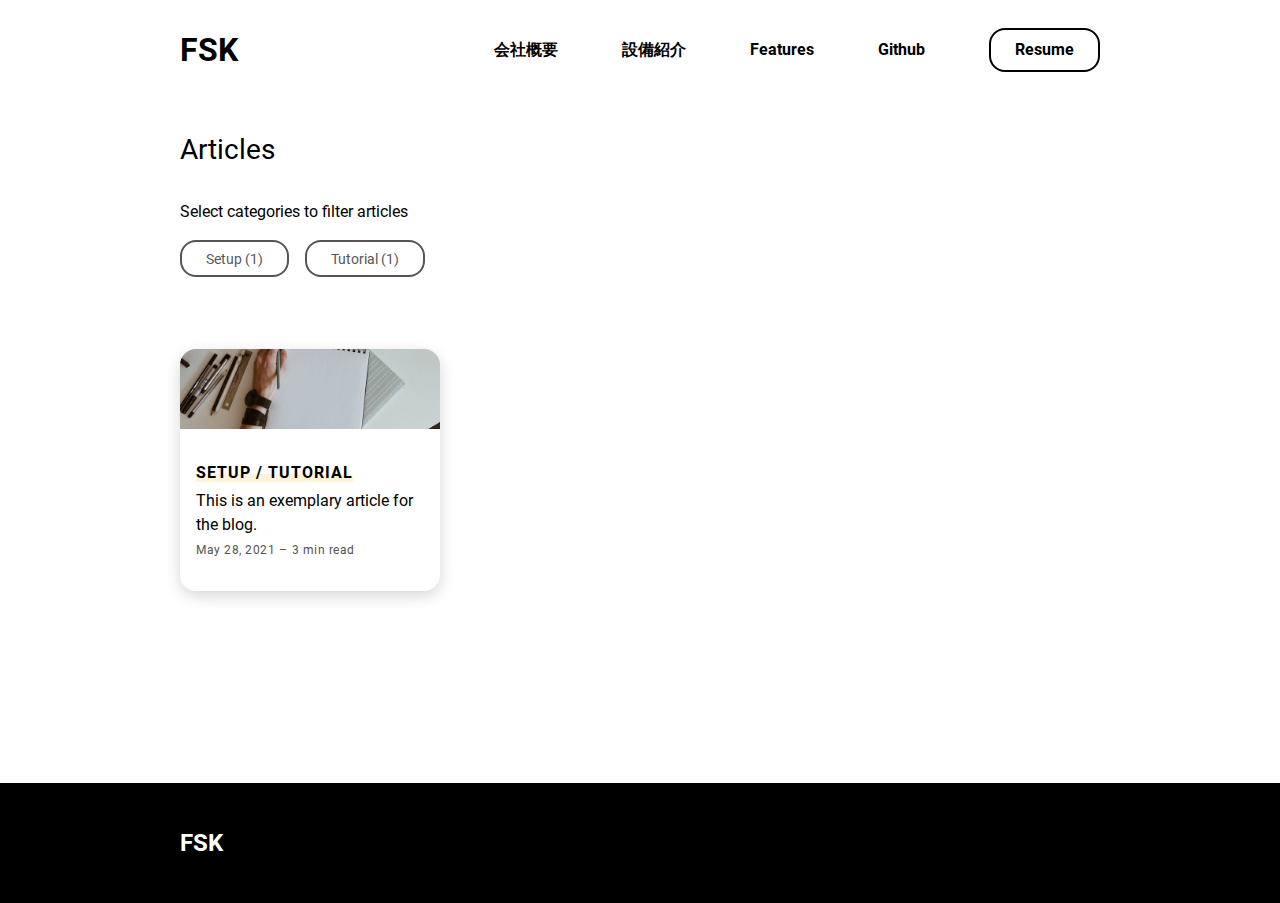
<file: blog/index.html>
<!DOCTYPE html><html lang="ja"><head><meta charSet="utf-8"/><meta http-equiv="x-ua-compatible" content="ie=edge"/><meta name="viewport" content="width=device-width, initial-scale=1, shrink-to-fit=no"/><meta name="theme-color" content="#000000"/><meta data-react-helmet="true" property="twitter:description" content="A Gatsby Starter Project to easily get started with Portfolio Minimal theme."/><meta data-react-helmet="true" property="twitter:title" content="All Articles"/><meta data-react-helmet="true" property="twitter:creator" content="Rio Hosoi"/><meta data-react-helmet="true" property="twitter:card" content="summary"/><meta data-react-helmet="true" property="og:type" content="website"/><meta data-react-helmet="true" property="og:description" content="A Gatsby Starter Project to easily get started with Portfolio Minimal theme."/><meta data-react-helmet="true" property="og:url" content="https://www.fsk0303.site//blog"/><meta data-react-helmet="true" property="og:site_name" content="All Articles"/><meta data-react-helmet="true" property="og:title" content="All Articles"/><meta data-react-helmet="true" name="description" content="A Gatsby Starter Project to easily get started with Portfolio Minimal theme."/><meta name="generator" content="Gatsby 4.19.2"/><style data-href="/styles.345d0086bd6b0c7048d5.css" data-identity="gatsby-global-css">@import url(https://fonts.googleapis.com/css2?family=Fira+Code:wght@400;700&display=swap);@font-face{font-display:swap;font-family:Roboto;font-style:normal;font-weight:400;src:url(/static/roboto-cyrillic-ext-400-normal-804378952da8a10faae2681afaef3d53.woff2) format("woff2"),url(/static/roboto-all-400-normal-c5d001fa922fa66a147f5f3aea5ef30e.woff) format("woff");unicode-range:u+0460-052f,u+1c80-1c88,u+20b4,u+2de0-2dff,u+a640-a69f,u+fe2e-fe2f}@font-face{font-display:swap;font-family:Roboto;font-style:normal;font-weight:400;src:url([data-uri]) format("woff2"),url(/static/roboto-all-400-normal-c5d001fa922fa66a147f5f3aea5ef30e.woff) format("woff");unicode-range:u+0400-045f,u+0490-0491,u+04b0-04b1,u+2116}@font-face{font-display:swap;font-family:Roboto;font-style:normal;font-weight:400;src:url([data-uri]) format("woff2"),url(/static/roboto-all-400-normal-c5d001fa922fa66a147f5f3aea5ef30e.woff) format("woff");unicode-range:u+1f??}@font-face{font-display:swap;font-family:Roboto;font-style:normal;font-weight:400;src:url([data-uri]) format("woff2"),url(/static/roboto-all-400-normal-c5d001fa922fa66a147f5f3aea5ef30e.woff) format("woff");unicode-range:u+0370-03ff}@font-face{font-display:swap;font-family:Roboto;font-style:normal;font-weight:400;src:url([data-uri]) format("woff2"),url(/static/roboto-all-400-normal-c5d001fa922fa66a147f5f3aea5ef30e.woff) format("woff");unicode-range:u+0102-0103,u+0110-0111,u+0128-0129,u+0168-0169,u+01a0-01a1,u+01af-01b0,u+1ea0-1ef9,u+20ab}@font-face{font-display:swap;font-family:Roboto;font-style:normal;font-weight:400;src:url(/static/roboto-latin-ext-400-normal-861b791f9de857a6e7bcf77612740c18.woff2) format("woff2"),url(/static/roboto-all-400-normal-c5d001fa922fa66a147f5f3aea5ef30e.woff) format("woff");unicode-range:u+0100-024f,u+0259,u+1e??,u+2020,u+20a0-20ab,u+20ad-20cf,u+2113,u+2c60-2c7f,u+a720-a7ff}@font-face{font-display:swap;font-family:Roboto;font-style:normal;font-weight:400;src:url(/static/roboto-latin-400-normal-b009a76ad6afe4ebd301e36f847a29be.woff2) format("woff2"),url(/static/roboto-all-400-normal-c5d001fa922fa66a147f5f3aea5ef30e.woff) format("woff");unicode-range:u+00??,u+0131,u+0152-0153,u+02bb-02bc,u+02c6,u+02da,u+02dc,u+2000-206f,u+2074,u+20ac,u+2122,u+2191,u+2193,u+2212,u+2215,u+feff,u+fffd}@font-face{font-display:swap;font-family:Roboto;font-style:normal;font-weight:700;src:url(/static/roboto-cyrillic-ext-700-normal-be4d02458ce53887dc3729735f37b7ae.woff2) format("woff2"),url(/static/roboto-all-700-normal-a457fde362a540fcadff80329251b6ae.woff) format("woff");unicode-range:u+0460-052f,u+1c80-1c88,u+20b4,u+2de0-2dff,u+a640-a69f,u+fe2e-fe2f}@font-face{font-display:swap;font-family:Roboto;font-style:normal;font-weight:700;src:url([data-uri]) format("woff2"),url(/static/roboto-all-700-normal-a457fde362a540fcadff80329251b6ae.woff) format("woff");unicode-range:u+0400-045f,u+0490-0491,u+04b0-04b1,u+2116}@font-face{font-display:swap;font-family:Roboto;font-style:normal;font-weight:700;src:url([data-uri]) format("woff2"),url(/static/roboto-all-700-normal-a457fde362a540fcadff80329251b6ae.woff) format("woff");unicode-range:u+1f??}@font-face{font-display:swap;font-family:Roboto;font-style:normal;font-weight:700;src:url([data-uri]) format("woff2"),url(/static/roboto-all-700-normal-a457fde362a540fcadff80329251b6ae.woff) format("woff");unicode-range:u+0370-03ff}@font-face{font-display:swap;font-family:Roboto;font-style:normal;font-weight:700;src:url([data-uri]) format("woff2"),url(/static/roboto-all-700-normal-a457fde362a540fcadff80329251b6ae.woff) format("woff");unicode-range:u+0102-0103,u+0110-0111,u+0128-0129,u+0168-0169,u+01a0-01a1,u+01af-01b0,u+1ea0-1ef9,u+20ab}@font-face{font-display:swap;font-family:Roboto;font-style:normal;font-weight:700;src:url(/static/roboto-latin-ext-700-normal-ed67ad54b1a8f5d211503d1685cd9249.woff2) format("woff2"),url(/static/roboto-all-700-normal-a457fde362a540fcadff80329251b6ae.woff) format("woff");unicode-range:u+0100-024f,u+0259,u+1e??,u+2020,u+20a0-20ab,u+20ad-20cf,u+2113,u+2c60-2c7f,u+a720-a7ff}@font-face{font-display:swap;font-family:Roboto;font-style:normal;font-weight:700;src:url(/static/roboto-latin-700-normal-227c93190fe7f82de3f802ce0b614d3b.woff2) format("woff2"),url(/static/roboto-all-700-normal-a457fde362a540fcadff80329251b6ae.woff) format("woff");unicode-range:u+00??,u+0131,u+0152-0153,u+02bb-02bc,u+02c6,u+02da,u+02dc,u+2000-206f,u+2074,u+20ac,u+2122,u+2191,u+2193,u+2212,u+2215,u+feff,u+fffd}

/*! normalize.css v8.0.1 | MIT License | github.com/necolas/normalize.css */html{line-height:1.15}main{display:block}h1{font-size:2em;margin:.67em 0}hr{box-sizing:content-box;overflow:visible}pre{font-family:monospace,monospace;font-size:1em}a{background-color:transparent}abbr[title]{border-bottom:none;text-decoration:underline;text-decoration:underline dotted}code,kbd,samp{font-family:monospace,monospace;font-size:1em}img{border-style:none}button,input,optgroup,select,textarea{line-height:1.15}button,input{overflow:visible}[type=button]::-moz-focus-inner,[type=reset]::-moz-focus-inner,[type=submit]::-moz-focus-inner,button::-moz-focus-inner{border-style:none;padding:0}[type=button]:-moz-focusring,[type=reset]:-moz-focusring,[type=submit]:-moz-focusring,button:-moz-focusring{outline:1px dotted ButtonText}fieldset{padding:.35em .75em .625em}legend{box-sizing:border-box;color:inherit;display:table;max-width:100%;white-space:normal}textarea{overflow:auto}[type=checkbox],[type=radio]{box-sizing:border-box;padding:0}[type=number]::-webkit-inner-spin-button,[type=number]::-webkit-outer-spin-button{height:auto}[type=search]::-webkit-search-decoration{-webkit-appearance:none}details{display:block}[hidden],template{display:none}:root{--breakpoint-xs:480px;--breakpoint-sm:768px;--breakpoint-md:992px;--breakpoint-lg:1200px;--border-radius:1rem;--page-width:62.5rem;--page-padding:0 2.5rem;--header-height:6.25rem;--footer-height:7.5rem}*{box-sizing:border-box}html{scroll-behavior:smooth}body,html{height:100%;width:100%}body{text-rendering:optimizeLegibility;background-color:var(--background-color);color:var(--text-color);font-family:var(--base-font);font-size:1rem;font-weight:400;line-height:1.5rem}body.fixed{overflow:hidden;position:fixed}a{-webkit-text-decoration-skip:ink;color:var(--subtext-color);cursor:pointer;display:inline-block;text-decoration:none;text-decoration-skip-ink:auto}a:hover{outline:0}a:focus{outline-color:var(--subtext-color);outline-style:dotted;outline-width:2px}h1{color:var(--primary-color);font-size:1.75rem;font-weight:700;line-height:2rem;margin:1rem 0}h2{font-size:1.625rem}h2,h3{color:var(--primary-color);font-weight:700;line-height:2rem;margin:2rem 0 1rem}h3{font-size:1.375rem}h4{color:var(--primary-color);font-size:1.125rem;font-weight:700;line-height:2rem;margin:2rem 0 1rem}hr{border-width:.05rem;color:var(--tertiary-color);margin:3rem auto;opacity:.1}u{box-shadow:inset 0 -.5em 0 var(--secondary-color);text-decoration:none;transition:box-shadow .3s ease-out}u:hover{box-shadow:inset 0 -1em 0 var(--secondary-color)}#___gatsby,#gatsby-focus-wrapper{height:100%;width:100%}@media screen and (prefers-reduced-motion:reduce){html{scroll-behavior:auto}}body[data-theme=lightTheme]{--primary-color:#000;--secondary-color:#fff4d9;--tertiary-color:#f2f2f2;--text-color:#000;--subtext-color:#555;--background-color:#fff;--card-background-color:#fff;--scroll-bar-color:rgba(0,0,0,.5);--box-shadow-color:rgba(0,0,0,.16);--box-shadow-hover-color:rgba(0,0,0,.32);--base-font:"Roboto",Arial,sans-serif;--code-block-bg:#f5f6f9;--code-block-var:#da0078;--code-block-num:#bf04b7;--code-block-fun:#3d5afe;--code-block-keyword:#fe4001;--code-block-comment:#7f7f7f;--code-block-tkimp:#fd971f}body[data-theme=darkTheme]{--primary-color:#fafafa;--secondary-color:#341677;--tertiary-color:#252525;--text-color:hsla(0,0%,100%,.87);--subtext-color:#aaa;--background-color:#121212;--card-background-color:#1c1c1c;--scroll-bar-color:hsla(0,0%,100%,.5);--box-shadow-color:rgba(0,0,0,.16);--box-shadow-hover-color:rgba(0,0,0,.32);--base-font:"Roboto",Arial,sans-serif;--code-block-bg:#151f28;--code-block-var:#ff39a7;--code-block-num:#fed703;--code-block-fun:#c653ff;--code-block-keyword:#2bdcff;--code-block-comment:#8292a2;--code-block-tkimp:#fd971f}.style-module--Logo--xzURL{color:var(--primary-color);-webkit-filter:none!important;filter:none!important;font-size:1.75rem;font-weight:900;pointer-events:auto!important;position:relative;-webkit-user-select:auto!important;user-select:auto!important;z-index:13}@-webkit-keyframes fadeIn{0%{opacity:0}to{opacity:1}}@keyframes fadeIn{0%{opacity:0}to{opacity:1}}@-webkit-keyframes fadeOut{0%{opacity:1}to{opacity:0}}@keyframes fadeOut{0%{opacity:1}to{opacity:0}}@-webkit-keyframes fadeUp{0%{opacity:0;-webkit-transform:translateY(20px);transform:translateY(20px)}to{opacity:1;-webkit-transform:translateY(0);transform:translateY(0)}}@keyframes fadeUp{0%{opacity:0;-webkit-transform:translateY(20px);transform:translateY(20px)}to{opacity:1;-webkit-transform:translateY(0);transform:translateY(0)}}@-webkit-keyframes fadeDown{0%{opacity:0;-webkit-transform:translateY(-20px);transform:translateY(-20px)}to{opacity:1;-webkit-transform:translateY(0);transform:translateY(0)}}@keyframes fadeDown{0%{opacity:0;-webkit-transform:translateY(-20px);transform:translateY(-20px)}to{opacity:1;-webkit-transform:translateY(0);transform:translateY(0)}}@-webkit-keyframes fadeLeft{0%{opacity:0;-webkit-transform:translateX(20px);transform:translateX(20px)}to{opacity:1;-webkit-transform:translateX(0);transform:translateX(0)}}@keyframes fadeLeft{0%{opacity:0;-webkit-transform:translateX(20px);transform:translateX(20px)}to{opacity:1;-webkit-transform:translateX(0);transform:translateX(0)}}@-webkit-keyframes scaleIn{0%{opacity:0;-webkit-transform:scaleY(0);transform:scaleY(0)}to{opacity:1;-webkit-transform:scaleY(1);transform:scaleY(1)}}@keyframes scaleIn{0%{opacity:0;-webkit-transform:scaleY(0);transform:scaleY(0)}to{opacity:1;-webkit-transform:scaleY(1);transform:scaleY(1)}}@-webkit-keyframes reduceHeight{0%{height:100%}to{height:0}}@keyframes reduceHeight{0%{height:100%}to{height:0}}@-webkit-keyframes waving-hand{0%{-webkit-transform:rotate(0deg);transform:rotate(0deg)}10%{-webkit-transform:rotate(14deg);transform:rotate(14deg)}20%{-webkit-transform:rotate(-8deg);transform:rotate(-8deg)}30%{-webkit-transform:rotate(14deg);transform:rotate(14deg)}40%{-webkit-transform:rotate(-4deg);transform:rotate(-4deg)}50%{-webkit-transform:rotate(10deg);transform:rotate(10deg)}60%{-webkit-transform:rotate(0deg);transform:rotate(0deg)}to{-webkit-transform:rotate(0deg);transform:rotate(0deg)}}@keyframes waving-hand{0%{-webkit-transform:rotate(0deg);transform:rotate(0deg)}10%{-webkit-transform:rotate(14deg);transform:rotate(14deg)}20%{-webkit-transform:rotate(-8deg);transform:rotate(-8deg)}30%{-webkit-transform:rotate(14deg);transform:rotate(14deg)}40%{-webkit-transform:rotate(-4deg);transform:rotate(-4deg)}50%{-webkit-transform:rotate(10deg);transform:rotate(10deg)}60%{-webkit-transform:rotate(0deg);transform:rotate(0deg)}to{-webkit-transform:rotate(0deg);transform:rotate(0deg)}}.style-module--SplashScreen--vXOkg{align-items:center;background-color:var(--primary-color);display:flex;height:100%;justify-content:center;left:0;position:fixed;top:0;width:100%;z-index:900}.style-module--LogoWrapper--BA0Hc{align-items:center;display:flex;height:4rem;justify-content:center;position:relative;width:auto}.style-module--Backdrop--IqgMA{background-color:var(--primary-color);height:100%;left:0;position:absolute;top:0;width:100%;z-index:1000}.style-module--Footer--pX9BK{align-items:center;background:var(--primary-color);border-top:none;display:flex;flex-direction:row;height:auto;margin-top:2rem;min-height:var(--footer-height);width:100%}.style-module--ContentWrapper--6BjK8{align-items:center;display:flex;flex-direction:row;height:100%;justify-content:space-between;margin:0 auto;max-width:var(--page-width);padding:var(--page-padding);width:100%}.style-module--Links--Lg8lq{display:flex;flex-direction:row;justify-content:space-between;width:auto}.style-module--Links--Lg8lq a{color:var(--background-color);font-size:.875rem;font-weight:700;letter-spacing:1px;margin-right:2rem;text-transform:uppercase}.style-module--Links--Lg8lq a:last-child{margin-right:0}@media (min-width:768px){.style-module--Links--Lg8lq a{margin-right:4rem}}.style-module--Header--mZOzg{align-items:center;background:var(--background-color);display:flex;flex-direction:row;height:auto;min-height:var(--header-height);width:100%}.style-module--ContentWrapper --XYxH4{align-items:center;display:flex;height:100%;justify-content:space-between;margin:0 auto;max-width:var(--page-width);padding:var(--page-padding);width:100%}.style-module--Burger--GrdOa{background:transparent;border:none;cursor:pointer;display:flex;flex-direction:column;height:2rem;justify-content:space-around;padding:0;width:2rem;z-index:12}.style-module--Burger--GrdOa:focus{outline:none}.style-module--Burger--GrdOa div{background:var(--primary-color);border-radius:.625rem;height:.25rem;position:relative;-webkit-transform-origin:1px;transform-origin:1px;transition:all .3s ease-in-out;width:2rem}.style-module--Burger--GrdOa div:first-child{-webkit-transform:rotate(0);transform:rotate(0)}.style-module--Burger--GrdOa div:nth-child(2){opacity:1;-webkit-transform:translateX(0);transform:translateX(0)}.style-module--Burger--GrdOa div:nth-child(3){-webkit-transform:rotate(0);transform:rotate(0)}.style-module--TopNavigationBar--V0syT{align-items:center;background:var(--background-color);display:flex;justify-content:space-between;width:auto}.style-module--TopNavigationBar--V0syT a{color:var(--primary-color);font-size:1rem;font-weight:700;margin-right:4rem;padding:0;position:relative;text-align:center}.style-module--TopNavigationBar--V0syT a:last-child{margin-right:0}.style-module--TopNavigationBar--V0syT a.style-module--NavLink--lBAYL:before{background-color:var(--primary-color);bottom:-.125rem;content:"";height:.1563rem;position:absolute;transition:.2s ease-out;width:0}.style-module--TopNavigationBar--V0syT a.style-module--NavLink--lBAYL:hover:before{width:100%}.style-module--TopNavigationBar--V0syT a.style-module--CtaButton--z3hq0{background:var(--background-color);border:.125rem solid var(--primary-color);border-radius:var(--border-radius);height:auto;padding:.5rem 1.5rem;transition:20ms ease-out;width:auto}.style-module--TopNavigationBar--V0syT a.style-module--CtaButton--z3hq0:hover{background:var(--primary-color);color:var(--background-color)}.style-module--SideBarWrapper--5xUjZ{bottom:0;display:block;height:100vh;outline:0;position:fixed;right:0;top:0;-webkit-transform:translateX(100%);transform:translateX(100%);transition:all .3s ease-in-out;visibility:hidden;width:100%;z-index:10}.style-module--SideNavigationBar--V6e\+O{background:var(--background-color);display:flex;flex-direction:column;height:100vh;justify-content:center;margin-left:auto;padding:2rem;position:relative;right:0;text-align:left;width:55%}.style-module--SideNavigationBar--V6e\+O a{color:var(--primary-color);font-size:1.5rem;font-weight:700;padding:1.5rem 0;text-align:center}.style-module--SideNavigationBar--V6e\+O a.style-module--CtaButton--z3hq0{background:var(--background-color);border:.125rem solid var(--primary-color);border-radius:var(--border-radius);height:auto;margin:1.5rem auto;padding:1rem 1.5rem;width:auto}.style-module--SideBarBackdrop--\+0cBv{background:rgba(0,0,0,.3);display:none;height:100%;left:0;position:fixed;top:0;transition:all .3s ease-in-out;width:100%;z-index:9}.style-module--Blurred--8gPkd footer,.style-module--Blurred--8gPkd main{-webkit-filter:blur(5px);filter:blur(5px);overflow:hidden;pointer-events:none;transition:all .3s ease-out;-webkit-user-select:none;user-select:none}.CookieConsent{align-items:center;background:var(--primary-color);border-radius:var(--border-radius);color:var(--background-color);display:flex;flex-direction:column;justify-content:space-between;margin:0 auto;max-width:var(--page-width);padding:1rem 2rem;width:90%}.CookieConsent button{background-color:var(--primary-color);border:2px solid var(--background-color);border-radius:var(--border-radius);color:var(--background-color);font-size:.875rem;font-weight:700;height:3rem;margin:0 1rem 0 0;outline:none;padding:1rem;text-align:center;text-decoration:none;text-transform:uppercase;width:8rem}.CookieConsent button:active,.CookieConsent button:focus,.CookieConsent button:hover{cursor:pointer;outline:none}.CookieConsent button#confirm{background-color:var(--background-color);border:none;color:var(--primary-color);margin:0}@media (min-width:992px){.CookieConsent{flex-direction:row}}.style-module--CookieBar--kxAGJ{bottom:1rem;left:0;margin:0;position:fixed;width:100%;z-index:999}.style-module--Layout--s6yp3{display:grid;grid-template-columns:100%;grid-template-rows:auto 1fr auto;margin:0 auto;min-height:100%;width:100%}.style-module--Layout--s6yp3 main{margin-top:2rem}.style-module--Section--HYcY6{background:var(--background-color);height:auto;scroll-margin-top:60px;width:100%}.style-module--Section--HYcY6 .style-module--Heading--LAAvY{font-size:1.75rem;line-height:2.25rem;margin:0 0 2rem}.style-module--ContentWrapper --Nt3lH{height:100%;margin:0 auto 8rem;max-width:var(--page-width);padding:var(--page-padding);width:100%}.style-module--AuthorSnippet--fHN99{align-items:flex-start;display:flex;flex-direction:column;justify-content:space-between;max-width:660px;padding:0;width:100%}.style-module--AuthorSnippet--fHN99 .style-module--Avatar--HiziA{border-radius:50%;height:100px;width:100px}.style-module--AuthorSnippet--fHN99 .style-module--Description--G71wk{margin-top:1rem;width:100%}.style-module--AuthorSnippet--fHN99 .style-module--WrittenBy--GBoAA{color:var(--subtext-color);font-size:.875rem;letter-spacing:.5px}.style-module--AuthorSnippet--fHN99 .style-module--Bio--L9jdK{margin:.5rem 0}@media screen and (min-width:768px){.style-module--AuthorSnippet--fHN99{align-items:center;flex-direction:row;justify-content:space-between;padding:var(--page-padding)}.style-module--AuthorSnippet--fHN99 .style-module--Description--G71wk{max-width:27.5rem;width:100%}}.style-module--Breadcrumb--FUh7R{background-color:var(--subtext-color);border-radius:var(--border-radius);display:inline-block;font-size:12px;font-weight:400;margin-bottom:2rem;padding:0 .5rem}.style-module--Breadcrumb--FUh7R a{letter-spacing:1px}.style-module--Breadcrumb--FUh7R .style-module--BackArrow--92zoa,.style-module--Breadcrumb--FUh7R a{color:var(--background-color)}.style-module--Breadcrumb--FUh7R .style-module--BackArrow--92zoa{margin-right:.25rem}.style-module--Article--pFdyf{height:100%;margin:0 auto;max-width:740px;padding:var(--page-padding);width:100%}.style-module--Article--pFdyf .style-module--Banner--y9rID,.style-module--Article--pFdyf .style-module--Body--nax22,.style-module--Article--pFdyf .style-module--Footer--1Aj9z,.style-module--Article--pFdyf .style-module--Header--H6-D9{margin-bottom:3rem}.style-module--Article--pFdyf .style-module--Category--1CoYz{color:var(--subtext-color);display:block;font-size:.875rem;font-weight:700;letter-spacing:1px;text-transform:uppercase}.style-module--Article--pFdyf .style-module--Details--kmdiu{font-size:.875rem;letter-spacing:.5px}.style-module--Article--pFdyf .style-module--ReadingTime--RSBki{margin-left:.5rem}.style-module--Article--pFdyf .style-module--ReadingTime--RSBki:before{content:"–";margin-right:.5rem}.style-module--Article--pFdyf .style-module--BannerImage--ccjd3{border-radius:var(--border-radius);margin-bottom:0}.style-module--Article--pFdyf .style-module--BannerCaption--VRhK6{display:block;font-size:.875rem;letter-spacing:.5px;text-align:center}.style-module--Article--pFdyf .style-module--Body--nax22 .style-module--Content--pkA2h{font-size:1.125rem;line-height:2rem;margin-bottom:3rem}.style-module--Article--pFdyf .style-module--Body--nax22 .style-module--Keyword--miw0l{background-color:var(--tertiary-color);border-radius:.5rem;color:var(--subtext-color);font-size:.875rem;margin-right:.5rem;padding:.125rem .375rem}.style-module--Article--pFdyf .style-module--Footer--1Aj9z{border-top:3px solid var(--tertiary-color);padding-top:3rem}.style-module--Article--pFdyf img{border-radius:var(--border-radius);max-height:660px;-o-object-fit:cover;object-fit:cover}.gatsby-resp-image-background-image,.gatsby-resp-image-wrapper{margin:2rem 0;max-height:660px;overflow-y:hidden}.style-module--Article--pFdyf figure{margin:2rem 0}.style-module--Article--pFdyf figure>figcaption{color:var(--subtext-color);font-size:.875rem;margin-top:-1rem;text-align:center}code[class*=language-],pre[class*=language-]{word-wrap:normal;background:none;color:var(--primary-color);font-family:Fira Code,Consolas,Monaco,Andale Mono,Ubuntu Mono,monospace;font-size:1rem;-webkit-hyphens:none;hyphens:none;line-height:1.5;-o-tab-size:4;tab-size:4;text-align:left;white-space:pre;word-break:normal;word-spacing:normal}pre[class*=language-]{border-radius:1.2em;margin:.5em 0;overflow:auto;padding:1em}:not(pre)>code[class*=language-],pre[class*=language-]{background:var(--code-block-bg)}:not(pre)>code[class*=language-]{border-radius:.4em;padding:.3em;white-space:normal}.token.cdata,.token.comment,.token.doctype,.token.prolog{color:var(--code-block-comment)}.token.punctuation{color:var(--primary-color)}.token.namespace{opacity:.7}.token.constant,.token.deleted,.token.property,.token.symbol,.token.tag{color:var(--code-block-var)}.token.boolean,.token.number{color:var(--code-block-num)}.token.attr-name,.token.builtin,.token.char,.token.inserted,.token.selector,.token.string{color:var(--code-block-fun)}.language-css .token.string,.style .token.string,.token.entity,.token.operator,.token.url,.token.variable{color:var(--primary-color)}.token.atrule,.token.attr-value,.token.class-name,.token.function{color:var(--code-block-fun)}.token.keyword{color:var(--code-block-keyword)}.token.important,.token.regex{color:var(--code-block-tkimp)}.token.bold,.token.important{font-weight:700}.token.italic{font-style:italic}.token.entity{cursor:help}.style-module--SlideContainer--YL8oD{-webkit-overflow-scrolling:touch;margin:0 -2.5rem;overflow-x:auto;overflow-y:hidden;padding:var(--page-padding);padding-bottom:.5rem;white-space:nowrap}.style-module--SlideContainer--YL8oD::-webkit-scrollbar{display:none}@media (hover:hover){.style-module--SlideContainer--YL8oD{scrollbar-color:var(--scroll-bar-color)}.style-module--SlideContainer--YL8oD::-webkit-scrollbar{-webkit-appearance:none;display:block}.style-module--SlideContainer--YL8oD::-webkit-scrollbar:horizontal{height:.8rem}.style-module--SlideContainer--YL8oD::-webkit-scrollbar-thumb{background-color:var(--scroll-bar-color);border:.2rem solid var(--background-color);border-radius:8px}.style-module--SlideContainer--YL8oD::-webkit-scrollbar-track{background-color:var(--background-color);border-radius:8px}}.style-module--Profile--yX-7v{background:var(--background-color);background:linear-gradient(to right,var(--primary-color) 50%,var(--background-color) 50%);background-position:100% 100%;background-size:205% 100%;border:.125rem solid var(--primary-color);border-radius:var(--border-radius);color:var(--primary-color);font-size:1rem;height:auto;margin-right:.5rem;padding:.3rem 1.25rem;transition:all .1s ease-out;width:auto}.style-module--Profile--yX-7v:hover{background-position:0 100%;color:var(--background-color)}.style-module--Profile--yX-7v svg{height:1rem;margin-bottom:-.05rem;margin-right:.25rem;width:1rem}.style-module--Profile--yX-7v:hover svg{-webkit-filter:invert(1);filter:invert(1)}@media (min-width:768px){.style-module--Profile--yX-7v{margin-right:1rem}}.style-module--HeroContainer--BhoBj{display:flex}.style-module--Hero--Evv0u{display:flex;flex-direction:column;justify-content:center;min-height:50vh}.style-module--Hero--Evv0u .style-module--Title--Twdkw{font-size:2rem;font-weight:700;line-height:2.375rem;margin:0 0 1.5rem}.style-module--Hero--Evv0u .style-module--Subtitle--qhIz8{font-size:1.25rem;font-weight:700;line-height:1.5rem;margin:-.5rem 0 0}.style-module--Hero--Evv0u p{font-size:1.125rem;margin-bottom:2rem}.style-module--Intro--agHzQ{align-items:center;display:flex;justify-content:flex-start}.style-module--ImagePrefix--bcT3l{color:var(--primary-color);display:inline-block;font-size:2rem;font-weight:700;line-height:3rem}.style-module--Image--jVafd{display:inline-block;height:36px;margin-left:1rem;-webkit-transform-origin:70% 70%;transform-origin:70% 70%;width:36px}@media (min-width:768px){.style-module--Hero--Evv0u .style-module--Title--Twdkw{font-size:2.625rem;line-height:4rem;margin-bottom:0}.style-module--Hero--Evv0u .style-module--Subtitle--qhIz8{font-size:2rem;line-height:3rem}.style-module--ImagePrefix--bcT3l{font-size:2.625rem;line-height:4rem}.style-module--Image--jVafd{height:48px;width:48px}}.style-module--heroImageCont--IOf1O{flex:25% 1;margin-bottom:auto;margin-top:auto;padding:0 3rem 3rem 0;width:100%}.style-module--heroImageCont--IOf1O .style-module--heroImage--njYd\+{border-radius:50%;width:100%}@media (max-width:768px){.style-module--HeroContainer--BhoBj{flex-direction:column;margin-bottom:50px}.style-module--Hero--Evv0u{display:block}}.style-module--Card--xmHd-{background:var(--card-color);border-radius:var(--border-radius);box-shadow:0 5px 15px var(--box-shadow-color);display:inline-flex;flex-direction:column;height:auto;justify-content:space-around;margin:1rem 2.5rem 2rem 0;min-height:12rem;transition:box-shadow .3s ease-out;white-space:normal;width:16.25rem}.style-module--Card--xmHd-:hover{box-shadow:0 5px 15px var(--box-shadow-hover-color)}.style-module--Card--xmHd- .style-module--Banner--1AHea{background:var(--tertiary-color);border-top-left-radius:var(--border-radius);border-top-right-radius:var(--border-radius);height:5rem}.style-module--Card--xmHd- .style-module--ImageWrapper--UDAGh{height:100%;max-height:5rem}.style-module--Card--xmHd- .style-module--Image--Q-EOT{border-top-left-radius:var(--border-radius);border-top-right-radius:var(--border-radius)}.style-module--Card--xmHd- .style-module--DescriptionWrapper--X4Z6Q{display:flex;flex-direction:column;height:auto;justify-content:center;padding:2rem 1rem}.style-module--Card--xmHd- .style-module--Category--7rkhy{color:var(--primary-color);font-weight:700;letter-spacing:1px;text-transform:uppercase}.style-module--Card--xmHd- .style-module--Title--3nDZX{font-size:1rem;font-weight:400;line-height:1.5rem;margin:.25rem 0}.style-module--Card--xmHd- .style-module--Details--W6Sx5{color:var(--subtext-color);font-size:.75rem;letter-spacing:.5px}.style-module--Card--xmHd- .style-module--ReadingTime--oDks7{margin-left:.25rem}.style-module--Card--xmHd- .style-module--ReadingTime--oDks7:before{content:"–";margin-right:.25rem}.style-module--Articles--RF2oE{align-items:center;display:flex;flex-direction:row;justify-content:flex-start}.style-module--About--D2YAT{display:flex;flex-direction:column;justify-content:space-between}.style-module--About--D2YAT .style-module--Description--LgGZH{margin-bottom:3rem;max-width:31.25rem;width:100%}.style-module--About--D2YAT .style-module--ImageWrapper--pBujx{max-width:18rem;width:100%}.style-module--About--D2YAT .style-module--Image--V-O8y{border-radius:var(--border-radius);box-shadow:0 0 2.5rem rgba(0,0,0,.16);-webkit-filter:grayscale(20%) contrast(1) brightness(90%);filter:grayscale(20%) contrast(1) brightness(90%)}@media (min-width:768px){.style-module--About--D2YAT{flex-direction:row;justify-content:space-between}.style-module--About--D2YAT .style-module--Description--LgGZH{margin-bottom:0;margin-right:3rem}.style-module--About--D2YAT .style-module--ImageWrapper--pBujx{margin-top:-2rem}}.style-module--Button--grH1j{background-color:var(--primary-color);border:none;border-radius:var(--border-radius);color:var(--background-color);display:inline-block;font-size:1rem;font-weight:700;height:100%;margin:0 auto;max-width:15.625rem;padding:.8rem 1.5rem;text-align:center;text-decoration:none;width:100%}.style-module--Button--grH1j:active,.style-module--Button--grH1j:hover{cursor:pointer;outline:none}.style-module--Button--grH1j:focus{outline-color:var(--subtext-color);outline-style:dotted;outline-width:2px}.style-module--Listing--UuymE{align-items:stretch;display:flex;flex-direction:row;flex-wrap:wrap;justify-content:flex-start}.style-module--Filter--MTd\+O{margin-bottom:3rem}.style-module--Filter--MTd\+O .style-module--Options--NRW7S{margin-top:1rem}.style-module--Filter--MTd\+O .style-module--Option--g7uSm{border:2px solid var(--subtext-color);border-radius:var(--border-radius);color:var(--subtext-color);cursor:pointer;display:inline-block;font-size:.875rem;font-weight:400;height:2.3125rem;line-height:2.2rem;margin-right:1rem;padding:0 1.5rem;width:auto}.style-module--Filter--MTd\+O .style-module--Option--g7uSm.style-module--Selected--8xZTc{border-color:var(--primary-color);color:var(--primary-color);font-weight:700}.style-module--LoadMore--i0wHR{margin-top:3rem;text-align:center}@media (hover:hover){.style-module--Filter--MTd\+O .style-module--Option--g7uSm:active,.style-module--Filter--MTd\+O .style-module--Option--g7uSm:hover{border-color:var(--primary-color);color:var(--primary-color);font-weight:700}}.style-module--Interests--PTs7f{-webkit-column-gap:1rem;column-gap:1rem;display:grid;grid-auto-flow:row;grid-template-columns:repeat(1,17.5rem);row-gap:1rem}.style-module--Interest--S-1PG{align-items:center;background:var(--card-background-color);border:.125rem solid var(--primary-color);border-radius:var(--border-radius);display:inline-flex;height:3rem;justify-content:flex-start;padding:1rem;width:17.5rem}.style-module--Interests--PTs7f button{max-width:17.5rem}.style-module--Interest--S-1PG .style-module--Icon--S2\+P5{margin-right:.5rem}@media (min-width:600px){.style-module--Interests--PTs7f{grid-template-columns:repeat(2,15.625rem)}.style-module--Interest--S-1PG{width:15.625rem}.style-module--Interests--PTs7f button{max-width:15.625rem}}@media (min-width:880px){.style-module--Interests--PTs7f{grid-template-columns:repeat(3,15.625rem)}}.style-module--Project--bSesc{align-items:center;display:flex;flex-direction:column-reverse;flex-shrink:0;justify-content:flex-end;margin-bottom:2rem;margin-top:3rem;max-width:20rem;padding-right:2.5rem;white-space:normal}.style-module--Project--bSesc .style-module--Details--8i8Oa{display:flex;flex-direction:column;margin-top:3rem;max-width:25rem;width:100%}.style-module--Project--bSesc .style-module--Details--8i8Oa .style-module--Category--8wNOB{font-size:.875rem;letter-spacing:1px;line-height:1rem;text-transform:uppercase}.style-module--Project--bSesc .style-module--Details--8i8Oa .style-module--Title--hQGtV{font-size:1.375rem;font-weight:700;line-height:1.625rem;margin-bottom:.625rem;margin-top:.625rem}.style-module--Project--bSesc .style-module--Details--8i8Oa .style-module--Tags--15NuW{display:flex;flex-wrap:wrap;line-height:1.2rem;margin-top:1.5rem}.style-module--Project--bSesc .style-module--Details--8i8Oa .style-module--Tags--15NuW span{margin-bottom:1rem;margin-right:1rem}.style-module--Project--bSesc .style-module--Details--8i8Oa .style-module--Links--dgKuy{align-items:center;display:flex;justify-content:flex-start;margin-top:1rem;width:100%}.style-module--Project--bSesc .style-module--Details--8i8Oa .style-module--Links--dgKuy a{display:inline-block;margin-right:2rem}.style-module--Project--bSesc .style-module--Details--8i8Oa .style-module--Links--dgKuy svg{height:1.3rem;transition:all .3s ease-out;width:1.3rem}.style-module--Project--bSesc .style-module--Details--8i8Oa .style-module--Links--dgKuy svg:hover{fill:var(--primary-color)}.style-module--Project--bSesc .style-module--ProjectImageWrapper--Zo9iV{border-radius:var(--border-radius);box-shadow:0 0 2.5rem var(--box-shadow-color);height:15rem;max-width:25rem;transition:all .3s ease-out;width:100%}.style-module--Project--bSesc .style-module--ProjectImageWrapper--Zo9iV:hover{box-shadow:0 0 2.5rem var(--box-shadow-hover-color);-webkit-transform:translate3d(0,-.125rem,0);transform:translate3d(0,-.125rem,0)}.style-module--Project--bSesc .style-module--ProjectImage--ju6ZI{border-radius:var(--border-radius)}@media (min-width:480px){.style-module--Project--bSesc{max-width:25rem;padding-right:5rem}}@media (min-width:992px){.style-module--Project--bSesc{flex-direction:row;flex-shrink:1;justify-content:space-between;margin-bottom:8rem;max-width:62.5rem;padding-right:0}.style-module--Project--bSesc .style-module--Details--8i8Oa{margin-top:0}.style-module--Project--bSesc .style-module--ProjectImageWrapper--Zo9iV{height:18.75rem}}.style-module--Projects--pBlNb{display:flex;flex-direction:row;margin-top:-2rem}.style-module--MoreProjects--BjdQw{margin-top:4rem;text-align:center}@media (min-width:992px){.style-module--Projects--pBlNb{flex-direction:column;margin-top:0}.style-module--MoreProjects--BjdQw{margin-top:0}}.style-module--Contact--HG\+De{max-width:45rem;width:100%}.style-module--Contact--HG\+De .style-module--Description--h66q4{margin-bottom:0;margin-top:0}.style-module--Contact--HG\+De .style-module--Profile--OwryU{display:flex;flex-direction:column;justify-content:flex-start;margin-bottom:2rem;margin-top:3rem}.style-module--Contact--HG\+De .style-module--Profile--OwryU .style-module--Avatar---aTHW{border-radius:50%;margin-bottom:2rem;margin-right:4rem;max-width:8.75rem;width:100%}.style-module--Contact--HG\+De .style-module--Profile--OwryU .style-module--ContactDetails--cNpIa{font-size:1.125rem;line-height:2rem}.style-module--Contact--HG\+De .style-module--Profile--OwryU .style-module--ContactDetails--cNpIa .style-module--Name--gkj6S{font-weight:700}@media (min-width:768px){.style-module--Contact--HG\+De .style-module--Profile--OwryU{align-items:center;flex-direction:row;margin-bottom:3rem}.style-module--Contact--HG\+De .style-module--Profile--OwryU .style-module--Avatar---aTHW{margin-bottom:0}}

/*
! tailwindcss v3.1.7 | MIT License | https://tailwindcss.com
*/*,:after,:before{border:0 solid #e5e7eb;box-sizing:border-box}:after,:before{--tw-content:""}html{-webkit-text-size-adjust:100%;font-family:ui-sans-serif,system-ui,-apple-system,BlinkMacSystemFont,Segoe UI,Roboto,Helvetica Neue,Arial,Noto Sans,sans-serif,Apple Color Emoji,Segoe UI Emoji,Segoe UI Symbol,Noto Color Emoji;line-height:1.5;-o-tab-size:4;tab-size:4}body{line-height:inherit;margin:0}hr{border-top-width:1px;color:inherit;height:0}abbr:where([title]){-webkit-text-decoration:underline dotted;text-decoration:underline dotted}h1,h2,h3,h4,h5,h6{font-size:inherit;font-weight:inherit}a{color:inherit;text-decoration:inherit}b,strong{font-weight:bolder}code,kbd,pre,samp{font-family:ui-monospace,SFMono-Regular,Menlo,Monaco,Consolas,Liberation Mono,Courier New,monospace;font-size:1em}small{font-size:80%}sub,sup{font-size:75%;line-height:0;position:relative;vertical-align:baseline}sub{bottom:-.25em}sup{top:-.5em}table{border-collapse:collapse;border-color:inherit;text-indent:0}button,input,optgroup,select,textarea{color:inherit;font-family:inherit;font-size:100%;font-weight:inherit;line-height:inherit;margin:0;padding:0}button,select{text-transform:none}[type=button],[type=reset],[type=submit],button{-webkit-appearance:button;background-color:transparent;background-image:none}:-moz-focusring{outline:auto}:-moz-ui-invalid{box-shadow:none}progress{vertical-align:baseline}::-webkit-inner-spin-button,::-webkit-outer-spin-button{height:auto}[type=search]{-webkit-appearance:textfield;outline-offset:-2px}::-webkit-search-decoration{-webkit-appearance:none}::-webkit-file-upload-button{-webkit-appearance:button;font:inherit}summary{display:list-item}blockquote,dd,dl,figure,h1,h2,h3,h4,h5,h6,hr,p,pre{margin:0}fieldset{margin:0}fieldset,legend{padding:0}menu,ol,ul{list-style:none;margin:0;padding:0}textarea{resize:vertical}input::-webkit-input-placeholder,textarea::-webkit-input-placeholder{color:#9ca3af;opacity:1}input::placeholder,textarea::placeholder{color:#9ca3af;opacity:1}[role=button],button{cursor:pointer}:disabled{cursor:default}audio,canvas,embed,iframe,img,object,svg,video{display:block;vertical-align:middle}img,video{height:auto;max-width:100%}*,:after,:before{--tw-border-spacing-x:0;--tw-border-spacing-y:0;--tw-translate-x:0;--tw-translate-y:0;--tw-rotate:0;--tw-skew-x:0;--tw-skew-y:0;--tw-scale-x:1;--tw-scale-y:1;--tw-pan-x: ;--tw-pan-y: ;--tw-pinch-zoom: ;--tw-scroll-snap-strictness:proximity;--tw-ordinal: ;--tw-slashed-zero: ;--tw-numeric-figure: ;--tw-numeric-spacing: ;--tw-numeric-fraction: ;--tw-ring-inset: ;--tw-ring-offset-width:0px;--tw-ring-offset-color:#fff;--tw-ring-color:rgba(59,130,246,.5);--tw-ring-offset-shadow:0 0 #0000;--tw-ring-shadow:0 0 #0000;--tw-shadow:0 0 #0000;--tw-shadow-colored:0 0 #0000;--tw-blur: ;--tw-brightness: ;--tw-contrast: ;--tw-grayscale: ;--tw-hue-rotate: ;--tw-invert: ;--tw-saturate: ;--tw-sepia: ;--tw-drop-shadow: ;--tw-backdrop-blur: ;--tw-backdrop-brightness: ;--tw-backdrop-contrast: ;--tw-backdrop-grayscale: ;--tw-backdrop-hue-rotate: ;--tw-backdrop-invert: ;--tw-backdrop-opacity: ;--tw-backdrop-saturate: ;--tw-backdrop-sepia: }::-webkit-backdrop{--tw-border-spacing-x:0;--tw-border-spacing-y:0;--tw-translate-x:0;--tw-translate-y:0;--tw-rotate:0;--tw-skew-x:0;--tw-skew-y:0;--tw-scale-x:1;--tw-scale-y:1;--tw-pan-x: ;--tw-pan-y: ;--tw-pinch-zoom: ;--tw-scroll-snap-strictness:proximity;--tw-ordinal: ;--tw-slashed-zero: ;--tw-numeric-figure: ;--tw-numeric-spacing: ;--tw-numeric-fraction: ;--tw-ring-inset: ;--tw-ring-offset-width:0px;--tw-ring-offset-color:#fff;--tw-ring-color:rgba(59,130,246,.5);--tw-ring-offset-shadow:0 0 #0000;--tw-ring-shadow:0 0 #0000;--tw-shadow:0 0 #0000;--tw-shadow-colored:0 0 #0000;--tw-blur: ;--tw-brightness: ;--tw-contrast: ;--tw-grayscale: ;--tw-hue-rotate: ;--tw-invert: ;--tw-saturate: ;--tw-sepia: ;--tw-drop-shadow: ;--tw-backdrop-blur: ;--tw-backdrop-brightness: ;--tw-backdrop-contrast: ;--tw-backdrop-grayscale: ;--tw-backdrop-hue-rotate: ;--tw-backdrop-invert: ;--tw-backdrop-opacity: ;--tw-backdrop-saturate: ;--tw-backdrop-sepia: }::backdrop{--tw-border-spacing-x:0;--tw-border-spacing-y:0;--tw-translate-x:0;--tw-translate-y:0;--tw-rotate:0;--tw-skew-x:0;--tw-skew-y:0;--tw-scale-x:1;--tw-scale-y:1;--tw-pan-x: ;--tw-pan-y: ;--tw-pinch-zoom: ;--tw-scroll-snap-strictness:proximity;--tw-ordinal: ;--tw-slashed-zero: ;--tw-numeric-figure: ;--tw-numeric-spacing: ;--tw-numeric-fraction: ;--tw-ring-inset: ;--tw-ring-offset-width:0px;--tw-ring-offset-color:#fff;--tw-ring-color:rgba(59,130,246,.5);--tw-ring-offset-shadow:0 0 #0000;--tw-ring-shadow:0 0 #0000;--tw-shadow:0 0 #0000;--tw-shadow-colored:0 0 #0000;--tw-blur: ;--tw-brightness: ;--tw-contrast: ;--tw-grayscale: ;--tw-hue-rotate: ;--tw-invert: ;--tw-saturate: ;--tw-sepia: ;--tw-drop-shadow: ;--tw-backdrop-blur: ;--tw-backdrop-brightness: ;--tw-backdrop-contrast: ;--tw-backdrop-grayscale: ;--tw-backdrop-hue-rotate: ;--tw-backdrop-invert: ;--tw-backdrop-opacity: ;--tw-backdrop-saturate: ;--tw-backdrop-sepia: }.flex{display:flex}.table{display:table}.grid{display:grid}.w-full{width:100%}.table-auto{table-layout:auto}.grid-cols-1{grid-template-columns:repeat(1,minmax(0,1fr))}.justify-start{justify-content:flex-start}.gap-10{gap:2.5rem}.border{border-width:1px}.bg-gray-100{--tw-bg-opacity:1;background-color:rgb(243 244 246/var(--tw-bg-opacity))}.px-4{padding-left:1rem;padding-right:1rem}.py-4{padding-bottom:1rem;padding-top:1rem}.img_wrap{background:#000;position:relative}.img_wrap img{opacity:.5;transition-duration:.3s;width:100%}.img_wrap:hover img{cursor:pointer;opacity:1;transition-duration:.3s}.img_wrap p{color:#000;color:#fff;display:block;font-family:Quicksand,sans-serif;font-size:1.3em;font-weight:700;left:50%;margin:0;padding:0;position:absolute;top:50%;-webkit-transform:translate(-50%,-50%);transform:translate(-50%,-50%)}.img_wrap:hover p{display:none}@media (min-width:768px){.md\:grid-cols-2{grid-template-columns:repeat(2,minmax(0,1fr))}}</style><title data-react-helmet="true">All Articles · Portfolio Minimal</title><style>.gatsby-image-wrapper{position:relative;overflow:hidden}.gatsby-image-wrapper picture.object-fit-polyfill{position:static!important}.gatsby-image-wrapper img{bottom:0;height:100%;left:0;margin:0;max-width:none;padding:0;position:absolute;right:0;top:0;width:100%;object-fit:cover}.gatsby-image-wrapper [data-main-image]{opacity:0;transform:translateZ(0);transition:opacity .25s linear;will-change:opacity}.gatsby-image-wrapper-constrained{display:inline-block;vertical-align:top}</style><noscript><style>.gatsby-image-wrapper noscript [data-main-image]{opacity:1!important}.gatsby-image-wrapper [data-placeholder-image]{opacity:0!important}</style></noscript><script type="module">const e="undefined"!=typeof HTMLImageElement&&"loading"in HTMLImageElement.prototype;e&&document.body.addEventListener("load",(function(e){const t=e.target;if(void 0===t.dataset.mainImage)return;if(void 0===t.dataset.gatsbyImageSsr)return;let a=null,n=t;for(;null===a&&n;)void 0!==n.parentNode.dataset.gatsbyImageWrapper&&(a=n.parentNode),n=n.parentNode;const o=a.querySelector("[data-placeholder-image]"),r=new Image;r.src=t.currentSrc,r.decode().catch((()=>{})).then((()=>{t.style.opacity=1,o&&(o.style.opacity=0,o.style.transition="opacity 500ms linear")}))}),!0);</script><link rel="sitemap" type="application/xml" href="/sitemap/sitemap-index.xml"/><link rel="icon" href="/favicon-32x32.png?v=05712cc0881a7e09b19bf39b77fdd28a" type="image/png"/><link rel="manifest" href="/manifest.webmanifest" crossorigin="anonymous"/><link rel="apple-touch-icon" sizes="48x48" href="/icons/icon-48x48.png?v=05712cc0881a7e09b19bf39b77fdd28a"/><link rel="apple-touch-icon" sizes="72x72" href="/icons/icon-72x72.png?v=05712cc0881a7e09b19bf39b77fdd28a"/><link rel="apple-touch-icon" sizes="96x96" href="/icons/icon-96x96.png?v=05712cc0881a7e09b19bf39b77fdd28a"/><link rel="apple-touch-icon" sizes="144x144" href="/icons/icon-144x144.png?v=05712cc0881a7e09b19bf39b77fdd28a"/><link rel="apple-touch-icon" sizes="192x192" href="/icons/icon-192x192.png?v=05712cc0881a7e09b19bf39b77fdd28a"/><link rel="apple-touch-icon" sizes="256x256" href="/icons/icon-256x256.png?v=05712cc0881a7e09b19bf39b77fdd28a"/><link rel="apple-touch-icon" sizes="384x384" href="/icons/icon-384x384.png?v=05712cc0881a7e09b19bf39b77fdd28a"/><link rel="apple-touch-icon" sizes="512x512" href="/icons/icon-512x512.png?v=05712cc0881a7e09b19bf39b77fdd28a"/></head><body data-theme="lightTheme"><div id="___gatsby"><div style="outline:none" tabindex="-1" id="gatsby-focus-wrapper"><div class="style-module--Layout--s6yp3"><header class="style-module--Header--mZOzg"><div class="style-module--ContentWrapper --XYxH4" style="opacity:0"><a aria-label="home" href="/"><div class="style-module--Logo--xzURL" aria-roledescription="logo" style="font-size:2rem;color:var(--primary-color">FSK</div></a><div class="style-module--Burger--GrdOa"><div></div><div></div><div></div></div><div class="style-module--SideBarWrapper--5xUjZ" aria-hidden="true" tabindex="-1"><nav class="style-module--SideNavigationBar--V6e+O"><a class="style-module--NavLink--lBAYL" href="/company">会社概要</a><a class="style-module--NavLink--lBAYL" href="/equipment">設備紹介</a><a class="style-module--NavLink--lBAYL" href="/#features">Features</a><a class="style-module--NavLink--lBAYL" href="/#github">Github</a><a href="/resume.pdf" target="_blank" rel="noopener noreferrer" class="style-module--CtaButton--z3hq0">Resume</a></nav></div><div class="style-module--SideBarBackdrop--+0cBv"></div></div></header><main><section id="articleListing" class="style-module--Section--HYcY6"><div class="style-module--ContentWrapper --Nt3lH"><h3 class="style-module--Heading--LAAvY">Articles</h3><div class="style-module--Filter--MTd+O">Select categories to filter articles<div class="style-module--Options--NRW7S style-module--SlideContainer--YL8oD"><div role="button" class="style-module--Option--g7uSm ">Setup<!-- --> (<!-- -->1<!-- -->)</div><div role="button" class="style-module--Option--g7uSm ">Tutorial<!-- --> (<!-- -->1<!-- -->)</div></div></div><div class="style-module--Listing--UuymE"><a title="This is an exemplary article for the blog." href="/my-first-article/"><article class="style-module--Card--xmHd-"><div class="style-module--Banner--1AHea"><div data-gatsby-image-wrapper="" class="gatsby-image-wrapper gatsby-image-wrapper-constrained style-module--ImageWrapper--UDAGh"><div style="max-width:660px;display:block"><img alt="" role="presentation" aria-hidden="true" src="data:image/svg+xml;charset=utf-8,%3Csvg height=&#x27;400&#x27; width=&#x27;660&#x27; xmlns=&#x27;http://www.w3.org/2000/svg&#x27; version=&#x27;1.1&#x27;%3E%3C/svg%3E" style="max-width:100%;display:block;position:static"/></div><img aria-hidden="true" data-placeholder-image="" style="opacity:1;transition:opacity 500ms linear" decoding="async" src="data:image/svg+xml,%3csvg%20xmlns=&#x27;http://www.w3.org/2000/svg&#x27;%20width=&#x27;660&#x27;%20height=&#x27;400&#x27;%20viewBox=&#x27;0%200%20660%20400&#x27;%20preserveAspectRatio=&#x27;none&#x27;%3e%3cpath%20d=&#x27;M86%204A8642%208642%200%20018%2040l-8%204v15l16-8A90564%2090564%200%2001126%200H96L86%204m301-2v2c-1%201%200%2019%202%2025%200%204%204%208%209%2010a1002%201002%200%200198%208%20669%20669%200%200057%204%20653%20653%200%200064%204l3-1-3-1-19-2c-13-1-18-1-19-3h-20c-22-1-24-2-24-4h-2a134%20134%200%2001-44-3h-26c-16-1-17-2-17-4v-2l-2%202-2%202-15-1-12-2%206-1c2-2%201-2-7-2l-11-3-1-16%201-14h-8c-8%200-8%200-8%202m77%200l-5%203c-9%206-7%2022%204%2024l4-1%205-1c4-1%2010-6%2010-8h-1l-5%201c-2%200-3%200-1-1%2010-2%2014-11%208-17-2-3-18-3-19%200m26%205l1%207c1-1%201%200%201%201h1c1-2%201%202%201%2010v12h4l11%201c6%200%206%200-4-1l-10-1%201-15-1-14-1-2-1%202c-1%203-1%203-1-2%200-8-2-6-2%202m26-6c-2%201-5%202-6%204l-4%203c-6%200-10%208-8%2012l2%205%201%201%201%201c-1%201%201%202%208%203%208%200%2012-1%2015-4l2-3-4%201h-4l5-2c9-4%2011-12%203-18l-4-3h-7m15%200h4v38h-3c-2%201-2%201%201%201h3V29l1%206%201%206V30l1%204c0%206%201%207%2015%207%2012%201%209%200-8-2h-5V24c0-9%200-14-1-13l-1-6V0l-1%207-1%208V0h-5c-4%200-4%200-1%201m50%200c0%202-1%202-12%202h-7l3%201c-3%200-7%202-9%205l-6%202c-6%200-9%207-6%2015%204%207%204%207%2013%207%2010%200%2018-5%2010-6-3-1-3-1%201-1%208-1%2011-5%2010-12%200-3-6-9-8-9-2-1%200-1%204-1l6%201v15c0%2020%202%2020%202-1%200-10%200-15%201-14V2c-1-2-1-2-2-1m23%207v8l-5%203-6%203c-3%200-4%202-3%205%202%203%205%205%2011%205%202%200%203%200%203%202l2%201%201-1%204-2c6%200%2011-4%2011-10%200-4%200-4-5-4l-7-1c-3%200-3%200-3-6%200-7-1-11-2-11l-1%208M247%2023c0%205-2%2012-4%2012l-6%203a3655%203655%200%2001-14%209c-4%200-5%201-11%2010l-7%209a121%20121%200%2000-18%2026c-1%205-1%207-3%209l-1%203-1%203-2%204v2l-1%201v17l-1%206-1%207v4l-2%204a738%20738%200%2000-2%2010l-7%2014-1%202%201%201-1%201h-2v1c1%200%200%204-2%205l-1%205a74%2074%200%2001-4%2015l-1%204v3l-1%205c0%2010%200%2012-1%2011v1l-1%203-1%206v5c-1%200-3%206-2%207v1c-2%200-2%201-2%203v3l-1%206c1%204%200%206-1%207l-2%207-1%204v2l-2%201v3l-1%204-1%201v1c-1%201-2%202-1%203l-1%203v2c0%202-2%207-3%206v1l-1%202c-1-1-1%200-1%201l-2%206-1%204-5%2011-1%202-1%204v1c1%200-2%209-5%2012-2%202-3%203-3%209l-1%203c-1-1-2%202-2%208%200%203-1%205-2%205v2l-1%201-1%201-1%202v3l-2%205-1%204c-2%201-2%203-1%204l18%201h17l1-4%204-5%202-5%202-4v-1c0-2%202-6%203-5l1-1a190%20190%200%200014-39v-8c0-4%200-5%202-5%202-1%202-1%201-2v-3c1-3%203-9%205-10l1-5%201-4%201-3a645%20645%200%20017-25c5-3%2028-1%2028%202a489%20489%200%2000-7%2064l4%202%201%203c0%202%201%203%204%203l28%203a34203%2034203%200%2000209%2032c2%200%204-2%204-4s0-2-2-1c-3%202%202%202-56-6l-87-14c-103-15-99-14-99-18l-1-1c-3%200-3-2-2-7a2856%202856%200%200020-100c-1%200%202-9%206-17%203-5%203-5-8-11-8-4-10-5-11-9v-3l-2-2c-2-1-2-1-1-2l2-3v-1l3-2%204-5%203-6c0-3%202-5%206-5%203%201%204-1%205-6%201-3%2012-15%2013-15l1%2016%201%2017%203-1%202-1v-19a1690%201690%200%2001-2-69V75l-2%204c-2%204-3%2012-4%2031%200%2017-1%2021-6%2027-9%2010-18%208-14-3%202-7%203-11%202-14V97l1-4%203-1c2%200%203-1%204-5l1-7%203-11%205-12%204-5%2010-5c6-4%2011-6%2014-6%202%200%202%201%202%206l-2%206c-2%201%200%204%202%204%203%200%204-2%204-7%200-2%201-2%203-2%203%200%203%200%203%204%200%206%200%207%203%207s4-4%202-6c-2-1%200-3%204-3h4v5c0%205%201%206%205%206l1-4-1-5h9v5c0%205%200%206%202%206s2-1%202-5v-4h5c4%200%204%200%203%206-1%204-1%204%202%204%203%201%204%200%204-4-1-4%200-5%205-4%203%200%203%200%202%208-1%201%200%202%202%203%203%200%204%200%204-5%200-4%200-4%203-4%205%200%205%201%204%206-1%204%200%205%203%205%202%200%203-3%203-6-1-3%200-3%204-3%203%200%203%200%202%205%200%205%200%205%202%206h4v-5l-1-3c0-2%200-2%204-2%206%201%206%201%205%206s-1%205%202%206c3%200%204%200%203-7%200-3%201-4%206-2%202%200%202%201%202%205-1%205-1%205%202%205%203%201%204%201%203-5%200-4%201-5%206-3%202%200%202%201%201%205%200%205%200%205%202%205%204%201%205%201%204-5%200-4%201-5%206-3%201%200%202%201%201%205%200%204%200%205%203%205%203%201%203%201%203-2v-8l4%201c3%201%203%201%203%206l1%205%203%201c1%200%202-1%202-3V66l-1-9h-2c0-2-3%204-3%207%200%201-1%202-3%202l-3%201v-6c0-4%200-6-1-5l-1-1c0-3-2%200-3%205l-2%204c0-1-1-1-3%201l-3%201v-7c1-5%200-6-1-6h-1c0-3-2%201-3%205%200%203-1%204-3%204l-2%201-2%201-1-7c0-6%200-8-1-5h-1c0-3-2-1-3%203%200%203-1%204-2%205-3%200-5%201-5%202l-1-6c1-6%200-9-1-5h-1c0-3-2-2-2%201%200%204-1%205-3%206h-5c-2%201-2%200-2-5%200-6-2-8-2-3l-1%204v-4c0-5-2-4-2%201l-1%204h-3c-2%201-2%201-2-4%200-3%200-5-1-4l-1-1c0-3-2-1-3%203%200%203-1%204-3%204-5%201-5%201-5-4%200-6%200-7-1-5h-1c0-3-2-1-2%203-1%204-3%205-6%205-2%201-2%200-2-5s0-6-2-6-3%201-3%205l-2%204c-6%201-6%201-6-5%200-5%200-6-2-6s-3%201-3%204c-2%207-2%207-6%206h-1l-1-5c0-5%200-6-2-7-3-1-4%200-5%206%200%203-1%204-3%204s-2-1-2-6c0-9-6-9-8%200-1%205-3%204-3-1%201-6-3-9-5-4l-3%203h-9c0-2-4-3-8-2l-4%202-1-4-2-8-1-5c-1-1-1%200-1%201m192%2037l-1%206-2%203-2-1c-3%201-2%203%203%203l4%201-1%204c-3%205-2%206%201%206%203%201%204-1%204-6%200-3%201-4%204-3%202%201%203%201%203%206%200%204%200%205%203%205s3%200%203-2l-1-3c-2-2%200-5%204-4%203%200%203%200%204-4l1-3v13c-2%204-2%205%203%205%201%200%202%200%202-7%202-12%201-16-4-17-4%200-4%200-6%207-1%203-3%202-3-1v-4l-1-2c0-1-1-2-3-2-2-1-4%202-4%206%200%206-4%207-4%201l-1-6c-1-3-5-4-6-1m-184%201l-3%202v18c2%2040%202%2044%204%2042%202-3%206-17%206-22v-6l1-3c2-1%202-2%201-3v-2c2%200%201-3-1-5-1-1%200-4%201-4v-1h-1c-2%200-1-5%200-8l3-3h-8v-3c1-5%200-5-3-2m-99%2015l-3%204-3%204-3%205-3%201-1%201-2%202c-3%201-6%207-10%2016a98%2098%200%2001-6%2014c-2%205-7%209-6%205%201-3%200-3-6%203-8%207-9%207-19%2021a257%20257%200%2001-20%2024l-4%204c-2%200%200-4%207-14a14459%2014459%200%200052-71c0-3%200-3-9-8-3-2-20%2018-20%2024%200%204-1%205-7%203h-7c-3%201-3%201-3-2l7-12%206-9-3-2c-4-4-4-4-8%201a813%20813%200%2000-75%20108C0%20214%200%20213%200%20224l1%2010h1l4%204c7%203%2010%202%2018-10l11-15c6-8%208-12%209-16v-2c-1%201-7-2-7-3l4-7c4-5%205-6%207-5%202%200%202%200%203-3l3-3%201-2h-1c-3%201-2-2%202-7l4-4v2l-1%201c0%201%202%200%202-2l3-2-8%2013-3%205-4%209-4%207%206-3h4c2-2%205-3%206-1l-5%208-7%207c-8%2011-11%2014-17%2020-13%2014-16%2020-11%2023%204%203%205%202%2010-5%207-7%207-8%204-8-4%200-3-3%2013-22a22851%2022851%200%200038-44c1%202%200%203-2%202v1c1%202-7%2012-9%2011h-1l1%201-1%203a7270%207270%200%200144-47%20197%20197%200%2000-8%2017%20639%20639%200%2000-25%2057l-6%2017c-3%2012-2%2015%203%209%203-3%206-4%206-2l1-1%202-3v-1a3636%203636%200%200162-140c2%201%205-5%203-6l-2-1c-1%200%204-11%206-11%201-1%205%201%205%202l-6%2012c-1-1-3%205-3%206%201%201-2%209-4%2012l-3%206-6%2016a2278%202278%200%2000-37%2095l17%206%205-10a10530%2010530%200%200156-137c0-1-2-2-9-4l-10-5c-4-2-7-1-9%202m325%206l-3%2026a4742%204742%200%20003-26M0%20102l1%209%207%206%208%205%205-2c7-3%205-6-9-18L1%2094c-1-1-1%201-1%208m117%200v1l-2%203c-2%200-2%201-2%202l-9%2011-1%202c0%202-5%207-6%206l1%201v1c-2-1-37%2046-36%2048%202%202%203%201%2010-9a2640%202640%200%200148-66h-3m-35%2027l-9%2011c-3%205-5%208-4%209%200%203-2%206-4%205l-3%201c-1%201-2%204%200%203l2%201c1%202%204%200%204-3l3-4%206-8a433%20433%200%200112-19c-2-2-5-1-7%204m120%2093c-3%201-6%204-5%206l3%203c2%200%206%203%209%206l7%205%202-7%202-7c0-3-14-8-18-6m450%2042a12640%2012640%200%2001-164%2096l-15%209v4l3%2016%203%2011h181v-70l-1-70-7%204M442%20387l-16%209-7%204h33v-4l-1-4c-2-1-1-2%201-2%203%201%203-2%201-5l-1-2c2-2-4%200-10%204&#x27;%20fill=&#x27;%23d3d3d3&#x27;%20fill-rule=&#x27;evenodd&#x27;/%3e%3c/svg%3e" alt=""/><picture><source type="image/webp" data-srcset="/static/1d7b0d0d6e7b145f968f65bfc40a39b4/322ad/kelly-sikkema-Hl3LUdyKRic-unsplash.webp 165w,/static/1d7b0d0d6e7b145f968f65bfc40a39b4/de3b3/kelly-sikkema-Hl3LUdyKRic-unsplash.webp 330w,/static/1d7b0d0d6e7b145f968f65bfc40a39b4/2b2b5/kelly-sikkema-Hl3LUdyKRic-unsplash.webp 660w,/static/1d7b0d0d6e7b145f968f65bfc40a39b4/e36a7/kelly-sikkema-Hl3LUdyKRic-unsplash.webp 1320w" sizes="(min-width: 660px) 660px, 100vw"/><img data-gatsby-image-ssr="" class="style-module--Image--Q-EOT" data-main-image="" style="opacity:0" sizes="(min-width: 660px) 660px, 100vw" decoding="async" loading="lazy" data-src="/static/1d7b0d0d6e7b145f968f65bfc40a39b4/91671/kelly-sikkema-Hl3LUdyKRic-unsplash.jpg" data-srcset="/static/1d7b0d0d6e7b145f968f65bfc40a39b4/7e3b4/kelly-sikkema-Hl3LUdyKRic-unsplash.jpg 165w,/static/1d7b0d0d6e7b145f968f65bfc40a39b4/47f88/kelly-sikkema-Hl3LUdyKRic-unsplash.jpg 330w,/static/1d7b0d0d6e7b145f968f65bfc40a39b4/91671/kelly-sikkema-Hl3LUdyKRic-unsplash.jpg 660w,/static/1d7b0d0d6e7b145f968f65bfc40a39b4/5aaff/kelly-sikkema-Hl3LUdyKRic-unsplash.jpg 1320w" alt="First Markdown Post"/></picture><noscript><picture><source type="image/webp" srcSet="/static/1d7b0d0d6e7b145f968f65bfc40a39b4/322ad/kelly-sikkema-Hl3LUdyKRic-unsplash.webp 165w,/static/1d7b0d0d6e7b145f968f65bfc40a39b4/de3b3/kelly-sikkema-Hl3LUdyKRic-unsplash.webp 330w,/static/1d7b0d0d6e7b145f968f65bfc40a39b4/2b2b5/kelly-sikkema-Hl3LUdyKRic-unsplash.webp 660w,/static/1d7b0d0d6e7b145f968f65bfc40a39b4/e36a7/kelly-sikkema-Hl3LUdyKRic-unsplash.webp 1320w" sizes="(min-width: 660px) 660px, 100vw"/><img data-gatsby-image-ssr="" class="style-module--Image--Q-EOT" data-main-image="" style="opacity:0" sizes="(min-width: 660px) 660px, 100vw" decoding="async" loading="lazy" src="/static/1d7b0d0d6e7b145f968f65bfc40a39b4/91671/kelly-sikkema-Hl3LUdyKRic-unsplash.jpg" srcSet="/static/1d7b0d0d6e7b145f968f65bfc40a39b4/7e3b4/kelly-sikkema-Hl3LUdyKRic-unsplash.jpg 165w,/static/1d7b0d0d6e7b145f968f65bfc40a39b4/47f88/kelly-sikkema-Hl3LUdyKRic-unsplash.jpg 330w,/static/1d7b0d0d6e7b145f968f65bfc40a39b4/91671/kelly-sikkema-Hl3LUdyKRic-unsplash.jpg 660w,/static/1d7b0d0d6e7b145f968f65bfc40a39b4/5aaff/kelly-sikkema-Hl3LUdyKRic-unsplash.jpg 1320w" alt="First Markdown Post"/></picture></noscript><script type="module">const t="undefined"!=typeof HTMLImageElement&&"loading"in HTMLImageElement.prototype;if(t){const t=document.querySelectorAll("img[data-main-image]");for(let e of t){e.dataset.src&&(e.setAttribute("src",e.dataset.src),e.removeAttribute("data-src")),e.dataset.srcset&&(e.setAttribute("srcset",e.dataset.srcset),e.removeAttribute("data-srcset"));const t=e.parentNode.querySelectorAll("source[data-srcset]");for(let e of t)e.setAttribute("srcset",e.dataset.srcset),e.removeAttribute("data-srcset");e.complete&&(e.style.opacity=1,e.parentNode.parentNode.querySelector("[data-placeholder-image]").style.opacity=0)}}</script></div></div><div class="style-module--DescriptionWrapper--X4Z6Q"><span class="style-module--Category--7rkhy"><u>Setup / Tutorial</u></span><h4 class="style-module--Title--3nDZX">This is an exemplary article for the blog.</h4><div class="style-module--Details--W6Sx5">May 28, 2021<span class="style-module--ReadingTime--oDks7">3 min read</span></div></div></article></a></div></div></section></main><footer class="style-module--Footer--pX9BK" style="background:var(--primary-color)"><div class="style-module--ContentWrapper--6BjK8"><a aria-label="home" href="/"><div class="style-module--Logo--xzURL" aria-roledescription="logo" style="font-size:1.5rem;color:var(--background-color)">FSK</div></a><div class="style-module--Links--Lg8lq"></div></div></footer></div></div><div id="gatsby-announcer" style="position:absolute;top:0;width:1px;height:1px;padding:0;overflow:hidden;clip:rect(0, 0, 0, 0);white-space:nowrap;border:0" aria-live="assertive" aria-atomic="true"></div></div><script id="gatsby-script-loader">/*<![CDATA[*/window.pagePath="/blog";window.___webpackCompilationHash="8178c133257dc9c2183b";/*]]>*/</script><script id="gatsby-chunk-mapping">/*<![CDATA[*/window.___chunkMapping={"polyfill":["/polyfill-05c20bcc05a9abcfe5bd.js"],"app":["/app-8f0bbbf82002e4368e9d.js"],"component---cache-caches-gatsby-plugin-offline-app-shell-js":["/component---cache-caches-gatsby-plugin-offline-app-shell-js-f89f2cebe6ad486ba17f.js"],"component---node-modules-gatsby-theme-portfolio-minimal-src-pages-404-tsx":["/component---node-modules-gatsby-theme-portfolio-minimal-src-pages-404-tsx-5cf829979177737f5de1.js"],"component---node-modules-gatsby-theme-portfolio-minimal-src-templates-article-index-tsx":["/component---node-modules-gatsby-theme-portfolio-minimal-src-templates-article-index-tsx-646d1a45f3c927ba9e20.js"],"component---node-modules-gatsby-theme-portfolio-minimal-src-templates-article-listing-index-tsx":["/component---node-modules-gatsby-theme-portfolio-minimal-src-templates-article-listing-index-tsx-414c5419fe1af5726c4d.js"],"component---src-pages-company-tsx":["/component---src-pages-company-tsx-f836d89c9b2dc873127b.js"],"component---src-pages-equipment-tsx":["/component---src-pages-equipment-tsx-ad1d93320f7e66399edb.js"],"component---src-pages-imprint-js":["/component---src-pages-imprint-js-4ca97235dbdc315341f7.js"],"component---src-pages-index-js":["/component---src-pages-index-js-22c7c758bb6f528fa9bb.js"],"component---src-pages-privacy-js":["/component---src-pages-privacy-js-6636fea63a0e8452f466.js"]};/*]]>*/</script><script src="/polyfill-05c20bcc05a9abcfe5bd.js" nomodule=""></script><script src="/app-8f0bbbf82002e4368e9d.js" async=""></script><script src="/framework-2881908d107c0a30535b.js" async=""></script><script src="/webpack-runtime-f65d72fdf7c8a3a62925.js" async=""></script></body></html>
</file>
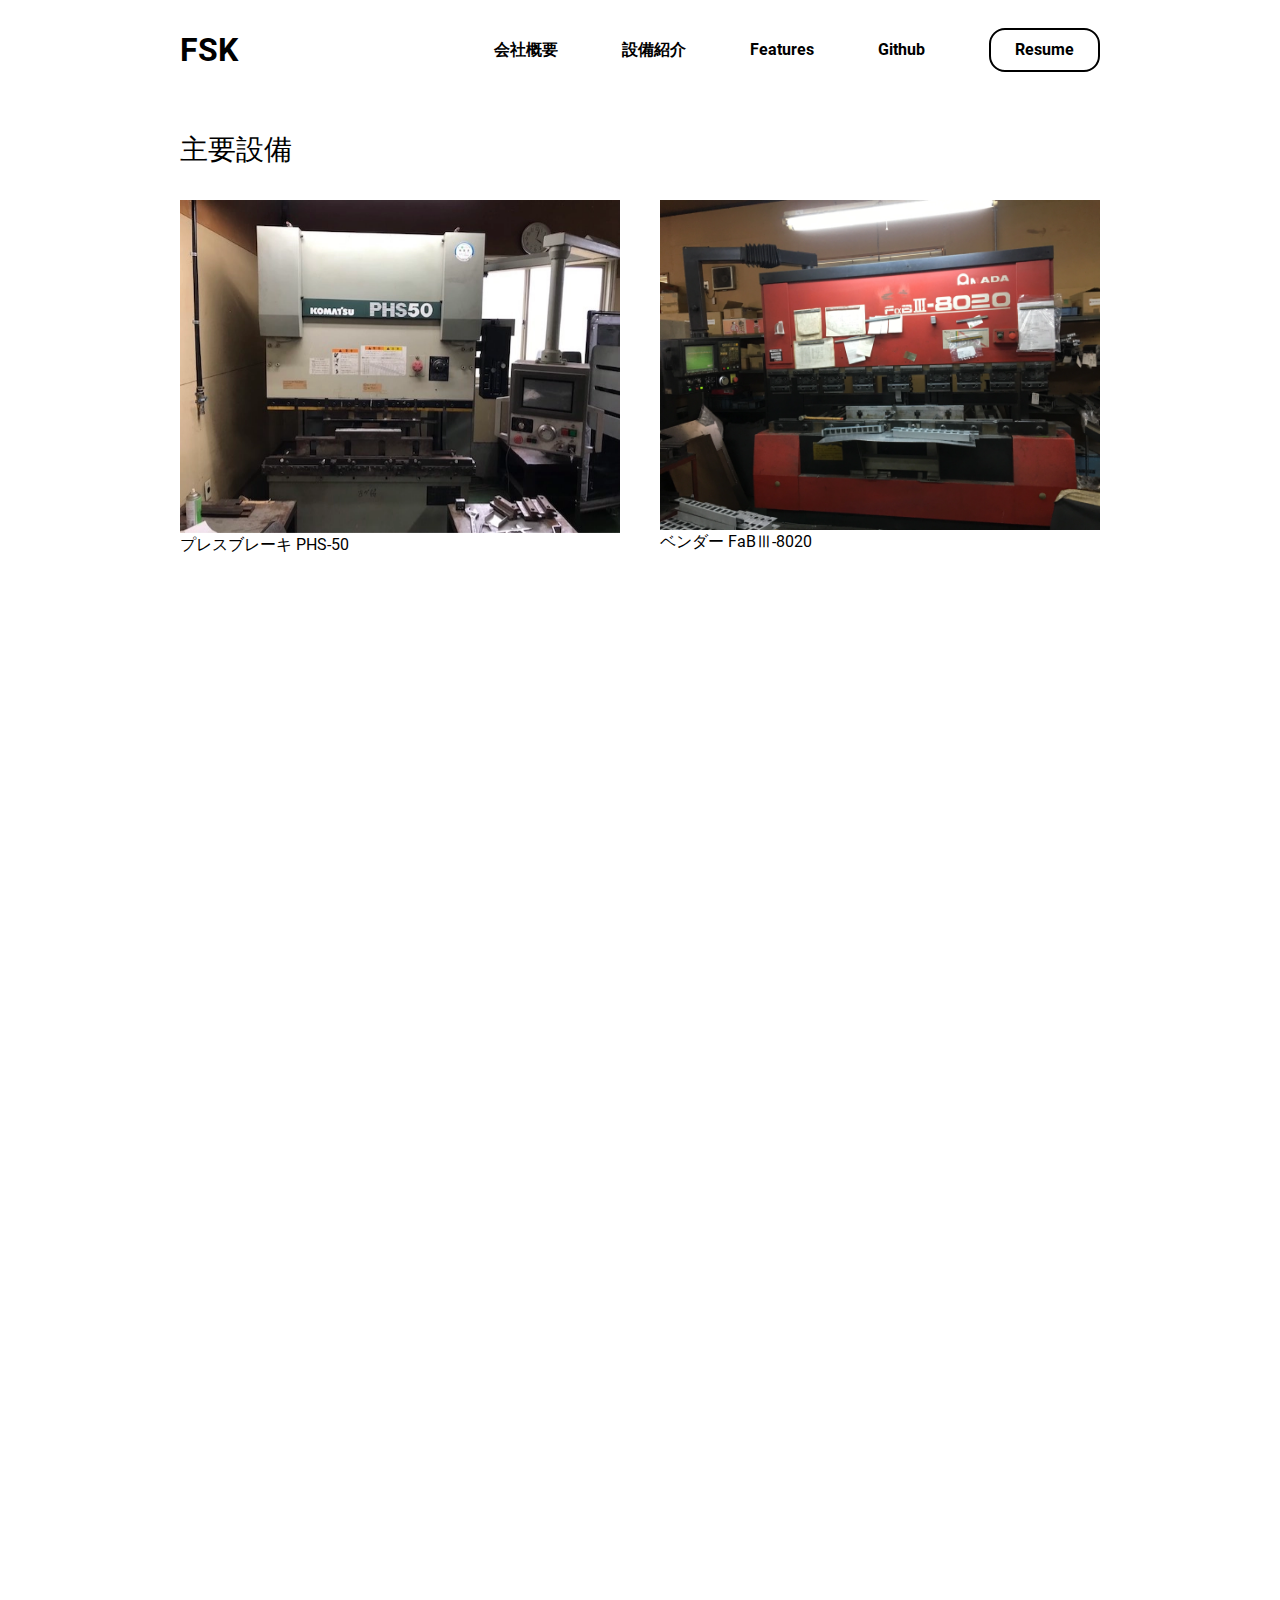
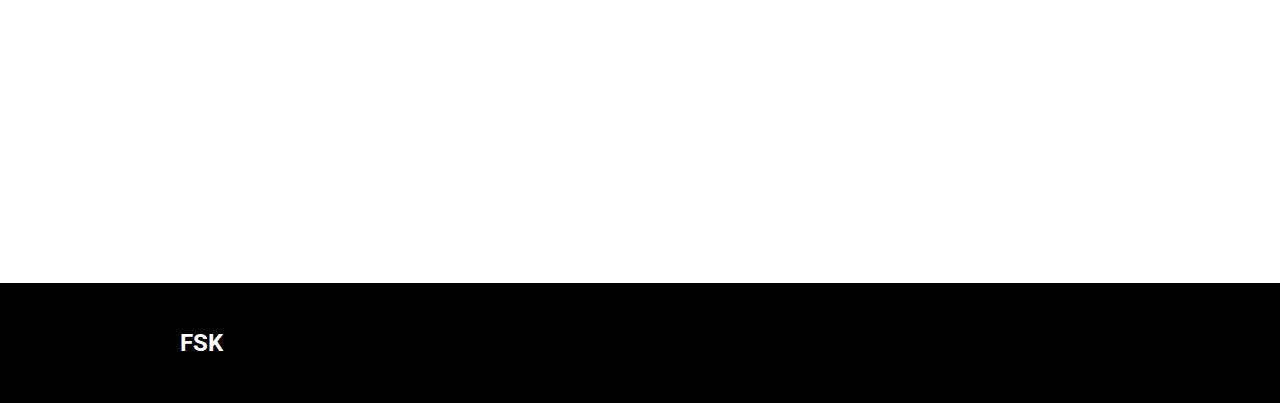
<file: equipment/index.html>
<!DOCTYPE html><html lang="ja"><head><meta charSet="utf-8"/><meta http-equiv="x-ua-compatible" content="ie=edge"/><meta name="viewport" content="width=device-width, initial-scale=1, shrink-to-fit=no"/><meta name="theme-color" content="#000000"/><meta data-react-helmet="true" property="twitter:description" content="A Gatsby Starter Project to easily get started with Portfolio Minimal theme."/><meta data-react-helmet="true" property="twitter:title" content="有限会社 FSK"/><meta data-react-helmet="true" property="twitter:creator" content="Rio Hosoi"/><meta data-react-helmet="true" property="twitter:card" content="summary"/><meta data-react-helmet="true" property="og:type" content="website"/><meta data-react-helmet="true" property="og:description" content="A Gatsby Starter Project to easily get started with Portfolio Minimal theme."/><meta data-react-helmet="true" property="og:url" content="https://www.fsk0303.site//equipment/"/><meta data-react-helmet="true" property="og:site_name" content="有限会社 FSK"/><meta data-react-helmet="true" property="og:title" content="有限会社 FSK"/><meta data-react-helmet="true" name="description" content="A Gatsby Starter Project to easily get started with Portfolio Minimal theme."/><meta name="generator" content="Gatsby 4.19.2"/><style data-href="/styles.345d0086bd6b0c7048d5.css" data-identity="gatsby-global-css">@import url(https://fonts.googleapis.com/css2?family=Fira+Code:wght@400;700&display=swap);@font-face{font-display:swap;font-family:Roboto;font-style:normal;font-weight:400;src:url(/static/roboto-cyrillic-ext-400-normal-804378952da8a10faae2681afaef3d53.woff2) format("woff2"),url(/static/roboto-all-400-normal-c5d001fa922fa66a147f5f3aea5ef30e.woff) format("woff");unicode-range:u+0460-052f,u+1c80-1c88,u+20b4,u+2de0-2dff,u+a640-a69f,u+fe2e-fe2f}@font-face{font-display:swap;font-family:Roboto;font-style:normal;font-weight:400;src:url([data-uri]) format("woff2"),url(/static/roboto-all-400-normal-c5d001fa922fa66a147f5f3aea5ef30e.woff) format("woff");unicode-range:u+0400-045f,u+0490-0491,u+04b0-04b1,u+2116}@font-face{font-display:swap;font-family:Roboto;font-style:normal;font-weight:400;src:url([data-uri]) format("woff2"),url(/static/roboto-all-400-normal-c5d001fa922fa66a147f5f3aea5ef30e.woff) format("woff");unicode-range:u+1f??}@font-face{font-display:swap;font-family:Roboto;font-style:normal;font-weight:400;src:url([data-uri]) format("woff2"),url(/static/roboto-all-400-normal-c5d001fa922fa66a147f5f3aea5ef30e.woff) format("woff");unicode-range:u+0370-03ff}@font-face{font-display:swap;font-family:Roboto;font-style:normal;font-weight:400;src:url([data-uri]) format("woff2"),url(/static/roboto-all-400-normal-c5d001fa922fa66a147f5f3aea5ef30e.woff) format("woff");unicode-range:u+0102-0103,u+0110-0111,u+0128-0129,u+0168-0169,u+01a0-01a1,u+01af-01b0,u+1ea0-1ef9,u+20ab}@font-face{font-display:swap;font-family:Roboto;font-style:normal;font-weight:400;src:url(/static/roboto-latin-ext-400-normal-861b791f9de857a6e7bcf77612740c18.woff2) format("woff2"),url(/static/roboto-all-400-normal-c5d001fa922fa66a147f5f3aea5ef30e.woff) format("woff");unicode-range:u+0100-024f,u+0259,u+1e??,u+2020,u+20a0-20ab,u+20ad-20cf,u+2113,u+2c60-2c7f,u+a720-a7ff}@font-face{font-display:swap;font-family:Roboto;font-style:normal;font-weight:400;src:url(/static/roboto-latin-400-normal-b009a76ad6afe4ebd301e36f847a29be.woff2) format("woff2"),url(/static/roboto-all-400-normal-c5d001fa922fa66a147f5f3aea5ef30e.woff) format("woff");unicode-range:u+00??,u+0131,u+0152-0153,u+02bb-02bc,u+02c6,u+02da,u+02dc,u+2000-206f,u+2074,u+20ac,u+2122,u+2191,u+2193,u+2212,u+2215,u+feff,u+fffd}@font-face{font-display:swap;font-family:Roboto;font-style:normal;font-weight:700;src:url(/static/roboto-cyrillic-ext-700-normal-be4d02458ce53887dc3729735f37b7ae.woff2) format("woff2"),url(/static/roboto-all-700-normal-a457fde362a540fcadff80329251b6ae.woff) format("woff");unicode-range:u+0460-052f,u+1c80-1c88,u+20b4,u+2de0-2dff,u+a640-a69f,u+fe2e-fe2f}@font-face{font-display:swap;font-family:Roboto;font-style:normal;font-weight:700;src:url([data-uri]) format("woff2"),url(/static/roboto-all-700-normal-a457fde362a540fcadff80329251b6ae.woff) format("woff");unicode-range:u+0400-045f,u+0490-0491,u+04b0-04b1,u+2116}@font-face{font-display:swap;font-family:Roboto;font-style:normal;font-weight:700;src:url([data-uri]) format("woff2"),url(/static/roboto-all-700-normal-a457fde362a540fcadff80329251b6ae.woff) format("woff");unicode-range:u+1f??}@font-face{font-display:swap;font-family:Roboto;font-style:normal;font-weight:700;src:url([data-uri]) format("woff2"),url(/static/roboto-all-700-normal-a457fde362a540fcadff80329251b6ae.woff) format("woff");unicode-range:u+0370-03ff}@font-face{font-display:swap;font-family:Roboto;font-style:normal;font-weight:700;src:url([data-uri]) format("woff2"),url(/static/roboto-all-700-normal-a457fde362a540fcadff80329251b6ae.woff) format("woff");unicode-range:u+0102-0103,u+0110-0111,u+0128-0129,u+0168-0169,u+01a0-01a1,u+01af-01b0,u+1ea0-1ef9,u+20ab}@font-face{font-display:swap;font-family:Roboto;font-style:normal;font-weight:700;src:url(/static/roboto-latin-ext-700-normal-ed67ad54b1a8f5d211503d1685cd9249.woff2) format("woff2"),url(/static/roboto-all-700-normal-a457fde362a540fcadff80329251b6ae.woff) format("woff");unicode-range:u+0100-024f,u+0259,u+1e??,u+2020,u+20a0-20ab,u+20ad-20cf,u+2113,u+2c60-2c7f,u+a720-a7ff}@font-face{font-display:swap;font-family:Roboto;font-style:normal;font-weight:700;src:url(/static/roboto-latin-700-normal-227c93190fe7f82de3f802ce0b614d3b.woff2) format("woff2"),url(/static/roboto-all-700-normal-a457fde362a540fcadff80329251b6ae.woff) format("woff");unicode-range:u+00??,u+0131,u+0152-0153,u+02bb-02bc,u+02c6,u+02da,u+02dc,u+2000-206f,u+2074,u+20ac,u+2122,u+2191,u+2193,u+2212,u+2215,u+feff,u+fffd}

/*! normalize.css v8.0.1 | MIT License | github.com/necolas/normalize.css */html{line-height:1.15}main{display:block}h1{font-size:2em;margin:.67em 0}hr{box-sizing:content-box;overflow:visible}pre{font-family:monospace,monospace;font-size:1em}a{background-color:transparent}abbr[title]{border-bottom:none;text-decoration:underline;text-decoration:underline dotted}code,kbd,samp{font-family:monospace,monospace;font-size:1em}img{border-style:none}button,input,optgroup,select,textarea{line-height:1.15}button,input{overflow:visible}[type=button]::-moz-focus-inner,[type=reset]::-moz-focus-inner,[type=submit]::-moz-focus-inner,button::-moz-focus-inner{border-style:none;padding:0}[type=button]:-moz-focusring,[type=reset]:-moz-focusring,[type=submit]:-moz-focusring,button:-moz-focusring{outline:1px dotted ButtonText}fieldset{padding:.35em .75em .625em}legend{box-sizing:border-box;color:inherit;display:table;max-width:100%;white-space:normal}textarea{overflow:auto}[type=checkbox],[type=radio]{box-sizing:border-box;padding:0}[type=number]::-webkit-inner-spin-button,[type=number]::-webkit-outer-spin-button{height:auto}[type=search]::-webkit-search-decoration{-webkit-appearance:none}details{display:block}[hidden],template{display:none}:root{--breakpoint-xs:480px;--breakpoint-sm:768px;--breakpoint-md:992px;--breakpoint-lg:1200px;--border-radius:1rem;--page-width:62.5rem;--page-padding:0 2.5rem;--header-height:6.25rem;--footer-height:7.5rem}*{box-sizing:border-box}html{scroll-behavior:smooth}body,html{height:100%;width:100%}body{text-rendering:optimizeLegibility;background-color:var(--background-color);color:var(--text-color);font-family:var(--base-font);font-size:1rem;font-weight:400;line-height:1.5rem}body.fixed{overflow:hidden;position:fixed}a{-webkit-text-decoration-skip:ink;color:var(--subtext-color);cursor:pointer;display:inline-block;text-decoration:none;text-decoration-skip-ink:auto}a:hover{outline:0}a:focus{outline-color:var(--subtext-color);outline-style:dotted;outline-width:2px}h1{color:var(--primary-color);font-size:1.75rem;font-weight:700;line-height:2rem;margin:1rem 0}h2{font-size:1.625rem}h2,h3{color:var(--primary-color);font-weight:700;line-height:2rem;margin:2rem 0 1rem}h3{font-size:1.375rem}h4{color:var(--primary-color);font-size:1.125rem;font-weight:700;line-height:2rem;margin:2rem 0 1rem}hr{border-width:.05rem;color:var(--tertiary-color);margin:3rem auto;opacity:.1}u{box-shadow:inset 0 -.5em 0 var(--secondary-color);text-decoration:none;transition:box-shadow .3s ease-out}u:hover{box-shadow:inset 0 -1em 0 var(--secondary-color)}#___gatsby,#gatsby-focus-wrapper{height:100%;width:100%}@media screen and (prefers-reduced-motion:reduce){html{scroll-behavior:auto}}body[data-theme=lightTheme]{--primary-color:#000;--secondary-color:#fff4d9;--tertiary-color:#f2f2f2;--text-color:#000;--subtext-color:#555;--background-color:#fff;--card-background-color:#fff;--scroll-bar-color:rgba(0,0,0,.5);--box-shadow-color:rgba(0,0,0,.16);--box-shadow-hover-color:rgba(0,0,0,.32);--base-font:"Roboto",Arial,sans-serif;--code-block-bg:#f5f6f9;--code-block-var:#da0078;--code-block-num:#bf04b7;--code-block-fun:#3d5afe;--code-block-keyword:#fe4001;--code-block-comment:#7f7f7f;--code-block-tkimp:#fd971f}body[data-theme=darkTheme]{--primary-color:#fafafa;--secondary-color:#341677;--tertiary-color:#252525;--text-color:hsla(0,0%,100%,.87);--subtext-color:#aaa;--background-color:#121212;--card-background-color:#1c1c1c;--scroll-bar-color:hsla(0,0%,100%,.5);--box-shadow-color:rgba(0,0,0,.16);--box-shadow-hover-color:rgba(0,0,0,.32);--base-font:"Roboto",Arial,sans-serif;--code-block-bg:#151f28;--code-block-var:#ff39a7;--code-block-num:#fed703;--code-block-fun:#c653ff;--code-block-keyword:#2bdcff;--code-block-comment:#8292a2;--code-block-tkimp:#fd971f}.style-module--Logo--xzURL{color:var(--primary-color);-webkit-filter:none!important;filter:none!important;font-size:1.75rem;font-weight:900;pointer-events:auto!important;position:relative;-webkit-user-select:auto!important;user-select:auto!important;z-index:13}@-webkit-keyframes fadeIn{0%{opacity:0}to{opacity:1}}@keyframes fadeIn{0%{opacity:0}to{opacity:1}}@-webkit-keyframes fadeOut{0%{opacity:1}to{opacity:0}}@keyframes fadeOut{0%{opacity:1}to{opacity:0}}@-webkit-keyframes fadeUp{0%{opacity:0;-webkit-transform:translateY(20px);transform:translateY(20px)}to{opacity:1;-webkit-transform:translateY(0);transform:translateY(0)}}@keyframes fadeUp{0%{opacity:0;-webkit-transform:translateY(20px);transform:translateY(20px)}to{opacity:1;-webkit-transform:translateY(0);transform:translateY(0)}}@-webkit-keyframes fadeDown{0%{opacity:0;-webkit-transform:translateY(-20px);transform:translateY(-20px)}to{opacity:1;-webkit-transform:translateY(0);transform:translateY(0)}}@keyframes fadeDown{0%{opacity:0;-webkit-transform:translateY(-20px);transform:translateY(-20px)}to{opacity:1;-webkit-transform:translateY(0);transform:translateY(0)}}@-webkit-keyframes fadeLeft{0%{opacity:0;-webkit-transform:translateX(20px);transform:translateX(20px)}to{opacity:1;-webkit-transform:translateX(0);transform:translateX(0)}}@keyframes fadeLeft{0%{opacity:0;-webkit-transform:translateX(20px);transform:translateX(20px)}to{opacity:1;-webkit-transform:translateX(0);transform:translateX(0)}}@-webkit-keyframes scaleIn{0%{opacity:0;-webkit-transform:scaleY(0);transform:scaleY(0)}to{opacity:1;-webkit-transform:scaleY(1);transform:scaleY(1)}}@keyframes scaleIn{0%{opacity:0;-webkit-transform:scaleY(0);transform:scaleY(0)}to{opacity:1;-webkit-transform:scaleY(1);transform:scaleY(1)}}@-webkit-keyframes reduceHeight{0%{height:100%}to{height:0}}@keyframes reduceHeight{0%{height:100%}to{height:0}}@-webkit-keyframes waving-hand{0%{-webkit-transform:rotate(0deg);transform:rotate(0deg)}10%{-webkit-transform:rotate(14deg);transform:rotate(14deg)}20%{-webkit-transform:rotate(-8deg);transform:rotate(-8deg)}30%{-webkit-transform:rotate(14deg);transform:rotate(14deg)}40%{-webkit-transform:rotate(-4deg);transform:rotate(-4deg)}50%{-webkit-transform:rotate(10deg);transform:rotate(10deg)}60%{-webkit-transform:rotate(0deg);transform:rotate(0deg)}to{-webkit-transform:rotate(0deg);transform:rotate(0deg)}}@keyframes waving-hand{0%{-webkit-transform:rotate(0deg);transform:rotate(0deg)}10%{-webkit-transform:rotate(14deg);transform:rotate(14deg)}20%{-webkit-transform:rotate(-8deg);transform:rotate(-8deg)}30%{-webkit-transform:rotate(14deg);transform:rotate(14deg)}40%{-webkit-transform:rotate(-4deg);transform:rotate(-4deg)}50%{-webkit-transform:rotate(10deg);transform:rotate(10deg)}60%{-webkit-transform:rotate(0deg);transform:rotate(0deg)}to{-webkit-transform:rotate(0deg);transform:rotate(0deg)}}.style-module--SplashScreen--vXOkg{align-items:center;background-color:var(--primary-color);display:flex;height:100%;justify-content:center;left:0;position:fixed;top:0;width:100%;z-index:900}.style-module--LogoWrapper--BA0Hc{align-items:center;display:flex;height:4rem;justify-content:center;position:relative;width:auto}.style-module--Backdrop--IqgMA{background-color:var(--primary-color);height:100%;left:0;position:absolute;top:0;width:100%;z-index:1000}.style-module--Footer--pX9BK{align-items:center;background:var(--primary-color);border-top:none;display:flex;flex-direction:row;height:auto;margin-top:2rem;min-height:var(--footer-height);width:100%}.style-module--ContentWrapper--6BjK8{align-items:center;display:flex;flex-direction:row;height:100%;justify-content:space-between;margin:0 auto;max-width:var(--page-width);padding:var(--page-padding);width:100%}.style-module--Links--Lg8lq{display:flex;flex-direction:row;justify-content:space-between;width:auto}.style-module--Links--Lg8lq a{color:var(--background-color);font-size:.875rem;font-weight:700;letter-spacing:1px;margin-right:2rem;text-transform:uppercase}.style-module--Links--Lg8lq a:last-child{margin-right:0}@media (min-width:768px){.style-module--Links--Lg8lq a{margin-right:4rem}}.style-module--Header--mZOzg{align-items:center;background:var(--background-color);display:flex;flex-direction:row;height:auto;min-height:var(--header-height);width:100%}.style-module--ContentWrapper --XYxH4{align-items:center;display:flex;height:100%;justify-content:space-between;margin:0 auto;max-width:var(--page-width);padding:var(--page-padding);width:100%}.style-module--Burger--GrdOa{background:transparent;border:none;cursor:pointer;display:flex;flex-direction:column;height:2rem;justify-content:space-around;padding:0;width:2rem;z-index:12}.style-module--Burger--GrdOa:focus{outline:none}.style-module--Burger--GrdOa div{background:var(--primary-color);border-radius:.625rem;height:.25rem;position:relative;-webkit-transform-origin:1px;transform-origin:1px;transition:all .3s ease-in-out;width:2rem}.style-module--Burger--GrdOa div:first-child{-webkit-transform:rotate(0);transform:rotate(0)}.style-module--Burger--GrdOa div:nth-child(2){opacity:1;-webkit-transform:translateX(0);transform:translateX(0)}.style-module--Burger--GrdOa div:nth-child(3){-webkit-transform:rotate(0);transform:rotate(0)}.style-module--TopNavigationBar--V0syT{align-items:center;background:var(--background-color);display:flex;justify-content:space-between;width:auto}.style-module--TopNavigationBar--V0syT a{color:var(--primary-color);font-size:1rem;font-weight:700;margin-right:4rem;padding:0;position:relative;text-align:center}.style-module--TopNavigationBar--V0syT a:last-child{margin-right:0}.style-module--TopNavigationBar--V0syT a.style-module--NavLink--lBAYL:before{background-color:var(--primary-color);bottom:-.125rem;content:"";height:.1563rem;position:absolute;transition:.2s ease-out;width:0}.style-module--TopNavigationBar--V0syT a.style-module--NavLink--lBAYL:hover:before{width:100%}.style-module--TopNavigationBar--V0syT a.style-module--CtaButton--z3hq0{background:var(--background-color);border:.125rem solid var(--primary-color);border-radius:var(--border-radius);height:auto;padding:.5rem 1.5rem;transition:20ms ease-out;width:auto}.style-module--TopNavigationBar--V0syT a.style-module--CtaButton--z3hq0:hover{background:var(--primary-color);color:var(--background-color)}.style-module--SideBarWrapper--5xUjZ{bottom:0;display:block;height:100vh;outline:0;position:fixed;right:0;top:0;-webkit-transform:translateX(100%);transform:translateX(100%);transition:all .3s ease-in-out;visibility:hidden;width:100%;z-index:10}.style-module--SideNavigationBar--V6e\+O{background:var(--background-color);display:flex;flex-direction:column;height:100vh;justify-content:center;margin-left:auto;padding:2rem;position:relative;right:0;text-align:left;width:55%}.style-module--SideNavigationBar--V6e\+O a{color:var(--primary-color);font-size:1.5rem;font-weight:700;padding:1.5rem 0;text-align:center}.style-module--SideNavigationBar--V6e\+O a.style-module--CtaButton--z3hq0{background:var(--background-color);border:.125rem solid var(--primary-color);border-radius:var(--border-radius);height:auto;margin:1.5rem auto;padding:1rem 1.5rem;width:auto}.style-module--SideBarBackdrop--\+0cBv{background:rgba(0,0,0,.3);display:none;height:100%;left:0;position:fixed;top:0;transition:all .3s ease-in-out;width:100%;z-index:9}.style-module--Blurred--8gPkd footer,.style-module--Blurred--8gPkd main{-webkit-filter:blur(5px);filter:blur(5px);overflow:hidden;pointer-events:none;transition:all .3s ease-out;-webkit-user-select:none;user-select:none}.CookieConsent{align-items:center;background:var(--primary-color);border-radius:var(--border-radius);color:var(--background-color);display:flex;flex-direction:column;justify-content:space-between;margin:0 auto;max-width:var(--page-width);padding:1rem 2rem;width:90%}.CookieConsent button{background-color:var(--primary-color);border:2px solid var(--background-color);border-radius:var(--border-radius);color:var(--background-color);font-size:.875rem;font-weight:700;height:3rem;margin:0 1rem 0 0;outline:none;padding:1rem;text-align:center;text-decoration:none;text-transform:uppercase;width:8rem}.CookieConsent button:active,.CookieConsent button:focus,.CookieConsent button:hover{cursor:pointer;outline:none}.CookieConsent button#confirm{background-color:var(--background-color);border:none;color:var(--primary-color);margin:0}@media (min-width:992px){.CookieConsent{flex-direction:row}}.style-module--CookieBar--kxAGJ{bottom:1rem;left:0;margin:0;position:fixed;width:100%;z-index:999}.style-module--Layout--s6yp3{display:grid;grid-template-columns:100%;grid-template-rows:auto 1fr auto;margin:0 auto;min-height:100%;width:100%}.style-module--Layout--s6yp3 main{margin-top:2rem}.style-module--Section--HYcY6{background:var(--background-color);height:auto;scroll-margin-top:60px;width:100%}.style-module--Section--HYcY6 .style-module--Heading--LAAvY{font-size:1.75rem;line-height:2.25rem;margin:0 0 2rem}.style-module--ContentWrapper --Nt3lH{height:100%;margin:0 auto 8rem;max-width:var(--page-width);padding:var(--page-padding);width:100%}.style-module--AuthorSnippet--fHN99{align-items:flex-start;display:flex;flex-direction:column;justify-content:space-between;max-width:660px;padding:0;width:100%}.style-module--AuthorSnippet--fHN99 .style-module--Avatar--HiziA{border-radius:50%;height:100px;width:100px}.style-module--AuthorSnippet--fHN99 .style-module--Description--G71wk{margin-top:1rem;width:100%}.style-module--AuthorSnippet--fHN99 .style-module--WrittenBy--GBoAA{color:var(--subtext-color);font-size:.875rem;letter-spacing:.5px}.style-module--AuthorSnippet--fHN99 .style-module--Bio--L9jdK{margin:.5rem 0}@media screen and (min-width:768px){.style-module--AuthorSnippet--fHN99{align-items:center;flex-direction:row;justify-content:space-between;padding:var(--page-padding)}.style-module--AuthorSnippet--fHN99 .style-module--Description--G71wk{max-width:27.5rem;width:100%}}.style-module--Breadcrumb--FUh7R{background-color:var(--subtext-color);border-radius:var(--border-radius);display:inline-block;font-size:12px;font-weight:400;margin-bottom:2rem;padding:0 .5rem}.style-module--Breadcrumb--FUh7R a{letter-spacing:1px}.style-module--Breadcrumb--FUh7R .style-module--BackArrow--92zoa,.style-module--Breadcrumb--FUh7R a{color:var(--background-color)}.style-module--Breadcrumb--FUh7R .style-module--BackArrow--92zoa{margin-right:.25rem}.style-module--Article--pFdyf{height:100%;margin:0 auto;max-width:740px;padding:var(--page-padding);width:100%}.style-module--Article--pFdyf .style-module--Banner--y9rID,.style-module--Article--pFdyf .style-module--Body--nax22,.style-module--Article--pFdyf .style-module--Footer--1Aj9z,.style-module--Article--pFdyf .style-module--Header--H6-D9{margin-bottom:3rem}.style-module--Article--pFdyf .style-module--Category--1CoYz{color:var(--subtext-color);display:block;font-size:.875rem;font-weight:700;letter-spacing:1px;text-transform:uppercase}.style-module--Article--pFdyf .style-module--Details--kmdiu{font-size:.875rem;letter-spacing:.5px}.style-module--Article--pFdyf .style-module--ReadingTime--RSBki{margin-left:.5rem}.style-module--Article--pFdyf .style-module--ReadingTime--RSBki:before{content:"–";margin-right:.5rem}.style-module--Article--pFdyf .style-module--BannerImage--ccjd3{border-radius:var(--border-radius);margin-bottom:0}.style-module--Article--pFdyf .style-module--BannerCaption--VRhK6{display:block;font-size:.875rem;letter-spacing:.5px;text-align:center}.style-module--Article--pFdyf .style-module--Body--nax22 .style-module--Content--pkA2h{font-size:1.125rem;line-height:2rem;margin-bottom:3rem}.style-module--Article--pFdyf .style-module--Body--nax22 .style-module--Keyword--miw0l{background-color:var(--tertiary-color);border-radius:.5rem;color:var(--subtext-color);font-size:.875rem;margin-right:.5rem;padding:.125rem .375rem}.style-module--Article--pFdyf .style-module--Footer--1Aj9z{border-top:3px solid var(--tertiary-color);padding-top:3rem}.style-module--Article--pFdyf img{border-radius:var(--border-radius);max-height:660px;-o-object-fit:cover;object-fit:cover}.gatsby-resp-image-background-image,.gatsby-resp-image-wrapper{margin:2rem 0;max-height:660px;overflow-y:hidden}.style-module--Article--pFdyf figure{margin:2rem 0}.style-module--Article--pFdyf figure>figcaption{color:var(--subtext-color);font-size:.875rem;margin-top:-1rem;text-align:center}code[class*=language-],pre[class*=language-]{word-wrap:normal;background:none;color:var(--primary-color);font-family:Fira Code,Consolas,Monaco,Andale Mono,Ubuntu Mono,monospace;font-size:1rem;-webkit-hyphens:none;hyphens:none;line-height:1.5;-o-tab-size:4;tab-size:4;text-align:left;white-space:pre;word-break:normal;word-spacing:normal}pre[class*=language-]{border-radius:1.2em;margin:.5em 0;overflow:auto;padding:1em}:not(pre)>code[class*=language-],pre[class*=language-]{background:var(--code-block-bg)}:not(pre)>code[class*=language-]{border-radius:.4em;padding:.3em;white-space:normal}.token.cdata,.token.comment,.token.doctype,.token.prolog{color:var(--code-block-comment)}.token.punctuation{color:var(--primary-color)}.token.namespace{opacity:.7}.token.constant,.token.deleted,.token.property,.token.symbol,.token.tag{color:var(--code-block-var)}.token.boolean,.token.number{color:var(--code-block-num)}.token.attr-name,.token.builtin,.token.char,.token.inserted,.token.selector,.token.string{color:var(--code-block-fun)}.language-css .token.string,.style .token.string,.token.entity,.token.operator,.token.url,.token.variable{color:var(--primary-color)}.token.atrule,.token.attr-value,.token.class-name,.token.function{color:var(--code-block-fun)}.token.keyword{color:var(--code-block-keyword)}.token.important,.token.regex{color:var(--code-block-tkimp)}.token.bold,.token.important{font-weight:700}.token.italic{font-style:italic}.token.entity{cursor:help}.style-module--SlideContainer--YL8oD{-webkit-overflow-scrolling:touch;margin:0 -2.5rem;overflow-x:auto;overflow-y:hidden;padding:var(--page-padding);padding-bottom:.5rem;white-space:nowrap}.style-module--SlideContainer--YL8oD::-webkit-scrollbar{display:none}@media (hover:hover){.style-module--SlideContainer--YL8oD{scrollbar-color:var(--scroll-bar-color)}.style-module--SlideContainer--YL8oD::-webkit-scrollbar{-webkit-appearance:none;display:block}.style-module--SlideContainer--YL8oD::-webkit-scrollbar:horizontal{height:.8rem}.style-module--SlideContainer--YL8oD::-webkit-scrollbar-thumb{background-color:var(--scroll-bar-color);border:.2rem solid var(--background-color);border-radius:8px}.style-module--SlideContainer--YL8oD::-webkit-scrollbar-track{background-color:var(--background-color);border-radius:8px}}.style-module--Profile--yX-7v{background:var(--background-color);background:linear-gradient(to right,var(--primary-color) 50%,var(--background-color) 50%);background-position:100% 100%;background-size:205% 100%;border:.125rem solid var(--primary-color);border-radius:var(--border-radius);color:var(--primary-color);font-size:1rem;height:auto;margin-right:.5rem;padding:.3rem 1.25rem;transition:all .1s ease-out;width:auto}.style-module--Profile--yX-7v:hover{background-position:0 100%;color:var(--background-color)}.style-module--Profile--yX-7v svg{height:1rem;margin-bottom:-.05rem;margin-right:.25rem;width:1rem}.style-module--Profile--yX-7v:hover svg{-webkit-filter:invert(1);filter:invert(1)}@media (min-width:768px){.style-module--Profile--yX-7v{margin-right:1rem}}.style-module--HeroContainer--BhoBj{display:flex}.style-module--Hero--Evv0u{display:flex;flex-direction:column;justify-content:center;min-height:50vh}.style-module--Hero--Evv0u .style-module--Title--Twdkw{font-size:2rem;font-weight:700;line-height:2.375rem;margin:0 0 1.5rem}.style-module--Hero--Evv0u .style-module--Subtitle--qhIz8{font-size:1.25rem;font-weight:700;line-height:1.5rem;margin:-.5rem 0 0}.style-module--Hero--Evv0u p{font-size:1.125rem;margin-bottom:2rem}.style-module--Intro--agHzQ{align-items:center;display:flex;justify-content:flex-start}.style-module--ImagePrefix--bcT3l{color:var(--primary-color);display:inline-block;font-size:2rem;font-weight:700;line-height:3rem}.style-module--Image--jVafd{display:inline-block;height:36px;margin-left:1rem;-webkit-transform-origin:70% 70%;transform-origin:70% 70%;width:36px}@media (min-width:768px){.style-module--Hero--Evv0u .style-module--Title--Twdkw{font-size:2.625rem;line-height:4rem;margin-bottom:0}.style-module--Hero--Evv0u .style-module--Subtitle--qhIz8{font-size:2rem;line-height:3rem}.style-module--ImagePrefix--bcT3l{font-size:2.625rem;line-height:4rem}.style-module--Image--jVafd{height:48px;width:48px}}.style-module--heroImageCont--IOf1O{flex:25% 1;margin-bottom:auto;margin-top:auto;padding:0 3rem 3rem 0;width:100%}.style-module--heroImageCont--IOf1O .style-module--heroImage--njYd\+{border-radius:50%;width:100%}@media (max-width:768px){.style-module--HeroContainer--BhoBj{flex-direction:column;margin-bottom:50px}.style-module--Hero--Evv0u{display:block}}.style-module--Card--xmHd-{background:var(--card-color);border-radius:var(--border-radius);box-shadow:0 5px 15px var(--box-shadow-color);display:inline-flex;flex-direction:column;height:auto;justify-content:space-around;margin:1rem 2.5rem 2rem 0;min-height:12rem;transition:box-shadow .3s ease-out;white-space:normal;width:16.25rem}.style-module--Card--xmHd-:hover{box-shadow:0 5px 15px var(--box-shadow-hover-color)}.style-module--Card--xmHd- .style-module--Banner--1AHea{background:var(--tertiary-color);border-top-left-radius:var(--border-radius);border-top-right-radius:var(--border-radius);height:5rem}.style-module--Card--xmHd- .style-module--ImageWrapper--UDAGh{height:100%;max-height:5rem}.style-module--Card--xmHd- .style-module--Image--Q-EOT{border-top-left-radius:var(--border-radius);border-top-right-radius:var(--border-radius)}.style-module--Card--xmHd- .style-module--DescriptionWrapper--X4Z6Q{display:flex;flex-direction:column;height:auto;justify-content:center;padding:2rem 1rem}.style-module--Card--xmHd- .style-module--Category--7rkhy{color:var(--primary-color);font-weight:700;letter-spacing:1px;text-transform:uppercase}.style-module--Card--xmHd- .style-module--Title--3nDZX{font-size:1rem;font-weight:400;line-height:1.5rem;margin:.25rem 0}.style-module--Card--xmHd- .style-module--Details--W6Sx5{color:var(--subtext-color);font-size:.75rem;letter-spacing:.5px}.style-module--Card--xmHd- .style-module--ReadingTime--oDks7{margin-left:.25rem}.style-module--Card--xmHd- .style-module--ReadingTime--oDks7:before{content:"–";margin-right:.25rem}.style-module--Articles--RF2oE{align-items:center;display:flex;flex-direction:row;justify-content:flex-start}.style-module--About--D2YAT{display:flex;flex-direction:column;justify-content:space-between}.style-module--About--D2YAT .style-module--Description--LgGZH{margin-bottom:3rem;max-width:31.25rem;width:100%}.style-module--About--D2YAT .style-module--ImageWrapper--pBujx{max-width:18rem;width:100%}.style-module--About--D2YAT .style-module--Image--V-O8y{border-radius:var(--border-radius);box-shadow:0 0 2.5rem rgba(0,0,0,.16);-webkit-filter:grayscale(20%) contrast(1) brightness(90%);filter:grayscale(20%) contrast(1) brightness(90%)}@media (min-width:768px){.style-module--About--D2YAT{flex-direction:row;justify-content:space-between}.style-module--About--D2YAT .style-module--Description--LgGZH{margin-bottom:0;margin-right:3rem}.style-module--About--D2YAT .style-module--ImageWrapper--pBujx{margin-top:-2rem}}.style-module--Button--grH1j{background-color:var(--primary-color);border:none;border-radius:var(--border-radius);color:var(--background-color);display:inline-block;font-size:1rem;font-weight:700;height:100%;margin:0 auto;max-width:15.625rem;padding:.8rem 1.5rem;text-align:center;text-decoration:none;width:100%}.style-module--Button--grH1j:active,.style-module--Button--grH1j:hover{cursor:pointer;outline:none}.style-module--Button--grH1j:focus{outline-color:var(--subtext-color);outline-style:dotted;outline-width:2px}.style-module--Listing--UuymE{align-items:stretch;display:flex;flex-direction:row;flex-wrap:wrap;justify-content:flex-start}.style-module--Filter--MTd\+O{margin-bottom:3rem}.style-module--Filter--MTd\+O .style-module--Options--NRW7S{margin-top:1rem}.style-module--Filter--MTd\+O .style-module--Option--g7uSm{border:2px solid var(--subtext-color);border-radius:var(--border-radius);color:var(--subtext-color);cursor:pointer;display:inline-block;font-size:.875rem;font-weight:400;height:2.3125rem;line-height:2.2rem;margin-right:1rem;padding:0 1.5rem;width:auto}.style-module--Filter--MTd\+O .style-module--Option--g7uSm.style-module--Selected--8xZTc{border-color:var(--primary-color);color:var(--primary-color);font-weight:700}.style-module--LoadMore--i0wHR{margin-top:3rem;text-align:center}@media (hover:hover){.style-module--Filter--MTd\+O .style-module--Option--g7uSm:active,.style-module--Filter--MTd\+O .style-module--Option--g7uSm:hover{border-color:var(--primary-color);color:var(--primary-color);font-weight:700}}.style-module--Interests--PTs7f{-webkit-column-gap:1rem;column-gap:1rem;display:grid;grid-auto-flow:row;grid-template-columns:repeat(1,17.5rem);row-gap:1rem}.style-module--Interest--S-1PG{align-items:center;background:var(--card-background-color);border:.125rem solid var(--primary-color);border-radius:var(--border-radius);display:inline-flex;height:3rem;justify-content:flex-start;padding:1rem;width:17.5rem}.style-module--Interests--PTs7f button{max-width:17.5rem}.style-module--Interest--S-1PG .style-module--Icon--S2\+P5{margin-right:.5rem}@media (min-width:600px){.style-module--Interests--PTs7f{grid-template-columns:repeat(2,15.625rem)}.style-module--Interest--S-1PG{width:15.625rem}.style-module--Interests--PTs7f button{max-width:15.625rem}}@media (min-width:880px){.style-module--Interests--PTs7f{grid-template-columns:repeat(3,15.625rem)}}.style-module--Project--bSesc{align-items:center;display:flex;flex-direction:column-reverse;flex-shrink:0;justify-content:flex-end;margin-bottom:2rem;margin-top:3rem;max-width:20rem;padding-right:2.5rem;white-space:normal}.style-module--Project--bSesc .style-module--Details--8i8Oa{display:flex;flex-direction:column;margin-top:3rem;max-width:25rem;width:100%}.style-module--Project--bSesc .style-module--Details--8i8Oa .style-module--Category--8wNOB{font-size:.875rem;letter-spacing:1px;line-height:1rem;text-transform:uppercase}.style-module--Project--bSesc .style-module--Details--8i8Oa .style-module--Title--hQGtV{font-size:1.375rem;font-weight:700;line-height:1.625rem;margin-bottom:.625rem;margin-top:.625rem}.style-module--Project--bSesc .style-module--Details--8i8Oa .style-module--Tags--15NuW{display:flex;flex-wrap:wrap;line-height:1.2rem;margin-top:1.5rem}.style-module--Project--bSesc .style-module--Details--8i8Oa .style-module--Tags--15NuW span{margin-bottom:1rem;margin-right:1rem}.style-module--Project--bSesc .style-module--Details--8i8Oa .style-module--Links--dgKuy{align-items:center;display:flex;justify-content:flex-start;margin-top:1rem;width:100%}.style-module--Project--bSesc .style-module--Details--8i8Oa .style-module--Links--dgKuy a{display:inline-block;margin-right:2rem}.style-module--Project--bSesc .style-module--Details--8i8Oa .style-module--Links--dgKuy svg{height:1.3rem;transition:all .3s ease-out;width:1.3rem}.style-module--Project--bSesc .style-module--Details--8i8Oa .style-module--Links--dgKuy svg:hover{fill:var(--primary-color)}.style-module--Project--bSesc .style-module--ProjectImageWrapper--Zo9iV{border-radius:var(--border-radius);box-shadow:0 0 2.5rem var(--box-shadow-color);height:15rem;max-width:25rem;transition:all .3s ease-out;width:100%}.style-module--Project--bSesc .style-module--ProjectImageWrapper--Zo9iV:hover{box-shadow:0 0 2.5rem var(--box-shadow-hover-color);-webkit-transform:translate3d(0,-.125rem,0);transform:translate3d(0,-.125rem,0)}.style-module--Project--bSesc .style-module--ProjectImage--ju6ZI{border-radius:var(--border-radius)}@media (min-width:480px){.style-module--Project--bSesc{max-width:25rem;padding-right:5rem}}@media (min-width:992px){.style-module--Project--bSesc{flex-direction:row;flex-shrink:1;justify-content:space-between;margin-bottom:8rem;max-width:62.5rem;padding-right:0}.style-module--Project--bSesc .style-module--Details--8i8Oa{margin-top:0}.style-module--Project--bSesc .style-module--ProjectImageWrapper--Zo9iV{height:18.75rem}}.style-module--Projects--pBlNb{display:flex;flex-direction:row;margin-top:-2rem}.style-module--MoreProjects--BjdQw{margin-top:4rem;text-align:center}@media (min-width:992px){.style-module--Projects--pBlNb{flex-direction:column;margin-top:0}.style-module--MoreProjects--BjdQw{margin-top:0}}.style-module--Contact--HG\+De{max-width:45rem;width:100%}.style-module--Contact--HG\+De .style-module--Description--h66q4{margin-bottom:0;margin-top:0}.style-module--Contact--HG\+De .style-module--Profile--OwryU{display:flex;flex-direction:column;justify-content:flex-start;margin-bottom:2rem;margin-top:3rem}.style-module--Contact--HG\+De .style-module--Profile--OwryU .style-module--Avatar---aTHW{border-radius:50%;margin-bottom:2rem;margin-right:4rem;max-width:8.75rem;width:100%}.style-module--Contact--HG\+De .style-module--Profile--OwryU .style-module--ContactDetails--cNpIa{font-size:1.125rem;line-height:2rem}.style-module--Contact--HG\+De .style-module--Profile--OwryU .style-module--ContactDetails--cNpIa .style-module--Name--gkj6S{font-weight:700}@media (min-width:768px){.style-module--Contact--HG\+De .style-module--Profile--OwryU{align-items:center;flex-direction:row;margin-bottom:3rem}.style-module--Contact--HG\+De .style-module--Profile--OwryU .style-module--Avatar---aTHW{margin-bottom:0}}

/*
! tailwindcss v3.1.7 | MIT License | https://tailwindcss.com
*/*,:after,:before{border:0 solid #e5e7eb;box-sizing:border-box}:after,:before{--tw-content:""}html{-webkit-text-size-adjust:100%;font-family:ui-sans-serif,system-ui,-apple-system,BlinkMacSystemFont,Segoe UI,Roboto,Helvetica Neue,Arial,Noto Sans,sans-serif,Apple Color Emoji,Segoe UI Emoji,Segoe UI Symbol,Noto Color Emoji;line-height:1.5;-o-tab-size:4;tab-size:4}body{line-height:inherit;margin:0}hr{border-top-width:1px;color:inherit;height:0}abbr:where([title]){-webkit-text-decoration:underline dotted;text-decoration:underline dotted}h1,h2,h3,h4,h5,h6{font-size:inherit;font-weight:inherit}a{color:inherit;text-decoration:inherit}b,strong{font-weight:bolder}code,kbd,pre,samp{font-family:ui-monospace,SFMono-Regular,Menlo,Monaco,Consolas,Liberation Mono,Courier New,monospace;font-size:1em}small{font-size:80%}sub,sup{font-size:75%;line-height:0;position:relative;vertical-align:baseline}sub{bottom:-.25em}sup{top:-.5em}table{border-collapse:collapse;border-color:inherit;text-indent:0}button,input,optgroup,select,textarea{color:inherit;font-family:inherit;font-size:100%;font-weight:inherit;line-height:inherit;margin:0;padding:0}button,select{text-transform:none}[type=button],[type=reset],[type=submit],button{-webkit-appearance:button;background-color:transparent;background-image:none}:-moz-focusring{outline:auto}:-moz-ui-invalid{box-shadow:none}progress{vertical-align:baseline}::-webkit-inner-spin-button,::-webkit-outer-spin-button{height:auto}[type=search]{-webkit-appearance:textfield;outline-offset:-2px}::-webkit-search-decoration{-webkit-appearance:none}::-webkit-file-upload-button{-webkit-appearance:button;font:inherit}summary{display:list-item}blockquote,dd,dl,figure,h1,h2,h3,h4,h5,h6,hr,p,pre{margin:0}fieldset{margin:0}fieldset,legend{padding:0}menu,ol,ul{list-style:none;margin:0;padding:0}textarea{resize:vertical}input::-webkit-input-placeholder,textarea::-webkit-input-placeholder{color:#9ca3af;opacity:1}input::placeholder,textarea::placeholder{color:#9ca3af;opacity:1}[role=button],button{cursor:pointer}:disabled{cursor:default}audio,canvas,embed,iframe,img,object,svg,video{display:block;vertical-align:middle}img,video{height:auto;max-width:100%}*,:after,:before{--tw-border-spacing-x:0;--tw-border-spacing-y:0;--tw-translate-x:0;--tw-translate-y:0;--tw-rotate:0;--tw-skew-x:0;--tw-skew-y:0;--tw-scale-x:1;--tw-scale-y:1;--tw-pan-x: ;--tw-pan-y: ;--tw-pinch-zoom: ;--tw-scroll-snap-strictness:proximity;--tw-ordinal: ;--tw-slashed-zero: ;--tw-numeric-figure: ;--tw-numeric-spacing: ;--tw-numeric-fraction: ;--tw-ring-inset: ;--tw-ring-offset-width:0px;--tw-ring-offset-color:#fff;--tw-ring-color:rgba(59,130,246,.5);--tw-ring-offset-shadow:0 0 #0000;--tw-ring-shadow:0 0 #0000;--tw-shadow:0 0 #0000;--tw-shadow-colored:0 0 #0000;--tw-blur: ;--tw-brightness: ;--tw-contrast: ;--tw-grayscale: ;--tw-hue-rotate: ;--tw-invert: ;--tw-saturate: ;--tw-sepia: ;--tw-drop-shadow: ;--tw-backdrop-blur: ;--tw-backdrop-brightness: ;--tw-backdrop-contrast: ;--tw-backdrop-grayscale: ;--tw-backdrop-hue-rotate: ;--tw-backdrop-invert: ;--tw-backdrop-opacity: ;--tw-backdrop-saturate: ;--tw-backdrop-sepia: }::-webkit-backdrop{--tw-border-spacing-x:0;--tw-border-spacing-y:0;--tw-translate-x:0;--tw-translate-y:0;--tw-rotate:0;--tw-skew-x:0;--tw-skew-y:0;--tw-scale-x:1;--tw-scale-y:1;--tw-pan-x: ;--tw-pan-y: ;--tw-pinch-zoom: ;--tw-scroll-snap-strictness:proximity;--tw-ordinal: ;--tw-slashed-zero: ;--tw-numeric-figure: ;--tw-numeric-spacing: ;--tw-numeric-fraction: ;--tw-ring-inset: ;--tw-ring-offset-width:0px;--tw-ring-offset-color:#fff;--tw-ring-color:rgba(59,130,246,.5);--tw-ring-offset-shadow:0 0 #0000;--tw-ring-shadow:0 0 #0000;--tw-shadow:0 0 #0000;--tw-shadow-colored:0 0 #0000;--tw-blur: ;--tw-brightness: ;--tw-contrast: ;--tw-grayscale: ;--tw-hue-rotate: ;--tw-invert: ;--tw-saturate: ;--tw-sepia: ;--tw-drop-shadow: ;--tw-backdrop-blur: ;--tw-backdrop-brightness: ;--tw-backdrop-contrast: ;--tw-backdrop-grayscale: ;--tw-backdrop-hue-rotate: ;--tw-backdrop-invert: ;--tw-backdrop-opacity: ;--tw-backdrop-saturate: ;--tw-backdrop-sepia: }::backdrop{--tw-border-spacing-x:0;--tw-border-spacing-y:0;--tw-translate-x:0;--tw-translate-y:0;--tw-rotate:0;--tw-skew-x:0;--tw-skew-y:0;--tw-scale-x:1;--tw-scale-y:1;--tw-pan-x: ;--tw-pan-y: ;--tw-pinch-zoom: ;--tw-scroll-snap-strictness:proximity;--tw-ordinal: ;--tw-slashed-zero: ;--tw-numeric-figure: ;--tw-numeric-spacing: ;--tw-numeric-fraction: ;--tw-ring-inset: ;--tw-ring-offset-width:0px;--tw-ring-offset-color:#fff;--tw-ring-color:rgba(59,130,246,.5);--tw-ring-offset-shadow:0 0 #0000;--tw-ring-shadow:0 0 #0000;--tw-shadow:0 0 #0000;--tw-shadow-colored:0 0 #0000;--tw-blur: ;--tw-brightness: ;--tw-contrast: ;--tw-grayscale: ;--tw-hue-rotate: ;--tw-invert: ;--tw-saturate: ;--tw-sepia: ;--tw-drop-shadow: ;--tw-backdrop-blur: ;--tw-backdrop-brightness: ;--tw-backdrop-contrast: ;--tw-backdrop-grayscale: ;--tw-backdrop-hue-rotate: ;--tw-backdrop-invert: ;--tw-backdrop-opacity: ;--tw-backdrop-saturate: ;--tw-backdrop-sepia: }.flex{display:flex}.table{display:table}.grid{display:grid}.w-full{width:100%}.table-auto{table-layout:auto}.grid-cols-1{grid-template-columns:repeat(1,minmax(0,1fr))}.justify-start{justify-content:flex-start}.gap-10{gap:2.5rem}.border{border-width:1px}.bg-gray-100{--tw-bg-opacity:1;background-color:rgb(243 244 246/var(--tw-bg-opacity))}.px-4{padding-left:1rem;padding-right:1rem}.py-4{padding-bottom:1rem;padding-top:1rem}.img_wrap{background:#000;position:relative}.img_wrap img{opacity:.5;transition-duration:.3s;width:100%}.img_wrap:hover img{cursor:pointer;opacity:1;transition-duration:.3s}.img_wrap p{color:#000;color:#fff;display:block;font-family:Quicksand,sans-serif;font-size:1.3em;font-weight:700;left:50%;margin:0;padding:0;position:absolute;top:50%;-webkit-transform:translate(-50%,-50%);transform:translate(-50%,-50%)}.img_wrap:hover p{display:none}@media (min-width:768px){.md\:grid-cols-2{grid-template-columns:repeat(2,minmax(0,1fr))}}</style><title data-react-helmet="true">有限会社 FSK</title><style>.gatsby-image-wrapper{position:relative;overflow:hidden}.gatsby-image-wrapper picture.object-fit-polyfill{position:static!important}.gatsby-image-wrapper img{bottom:0;height:100%;left:0;margin:0;max-width:none;padding:0;position:absolute;right:0;top:0;width:100%;object-fit:cover}.gatsby-image-wrapper [data-main-image]{opacity:0;transform:translateZ(0);transition:opacity .25s linear;will-change:opacity}.gatsby-image-wrapper-constrained{display:inline-block;vertical-align:top}</style><noscript><style>.gatsby-image-wrapper noscript [data-main-image]{opacity:1!important}.gatsby-image-wrapper [data-placeholder-image]{opacity:0!important}</style></noscript><script type="module">const e="undefined"!=typeof HTMLImageElement&&"loading"in HTMLImageElement.prototype;e&&document.body.addEventListener("load",(function(e){const t=e.target;if(void 0===t.dataset.mainImage)return;if(void 0===t.dataset.gatsbyImageSsr)return;let a=null,n=t;for(;null===a&&n;)void 0!==n.parentNode.dataset.gatsbyImageWrapper&&(a=n.parentNode),n=n.parentNode;const o=a.querySelector("[data-placeholder-image]"),r=new Image;r.src=t.currentSrc,r.decode().catch((()=>{})).then((()=>{t.style.opacity=1,o&&(o.style.opacity=0,o.style.transition="opacity 500ms linear")}))}),!0);</script><link rel="sitemap" type="application/xml" href="/sitemap/sitemap-index.xml"/><link rel="icon" href="/favicon-32x32.png?v=05712cc0881a7e09b19bf39b77fdd28a" type="image/png"/><link rel="manifest" href="/manifest.webmanifest" crossorigin="anonymous"/><link rel="apple-touch-icon" sizes="48x48" href="/icons/icon-48x48.png?v=05712cc0881a7e09b19bf39b77fdd28a"/><link rel="apple-touch-icon" sizes="72x72" href="/icons/icon-72x72.png?v=05712cc0881a7e09b19bf39b77fdd28a"/><link rel="apple-touch-icon" sizes="96x96" href="/icons/icon-96x96.png?v=05712cc0881a7e09b19bf39b77fdd28a"/><link rel="apple-touch-icon" sizes="144x144" href="/icons/icon-144x144.png?v=05712cc0881a7e09b19bf39b77fdd28a"/><link rel="apple-touch-icon" sizes="192x192" href="/icons/icon-192x192.png?v=05712cc0881a7e09b19bf39b77fdd28a"/><link rel="apple-touch-icon" sizes="256x256" href="/icons/icon-256x256.png?v=05712cc0881a7e09b19bf39b77fdd28a"/><link rel="apple-touch-icon" sizes="384x384" href="/icons/icon-384x384.png?v=05712cc0881a7e09b19bf39b77fdd28a"/><link rel="apple-touch-icon" sizes="512x512" href="/icons/icon-512x512.png?v=05712cc0881a7e09b19bf39b77fdd28a"/></head><body data-theme="lightTheme"><div id="___gatsby"><div style="outline:none" tabindex="-1" id="gatsby-focus-wrapper"><div class="style-module--Layout--s6yp3"><header class="style-module--Header--mZOzg"><div class="style-module--ContentWrapper --XYxH4" style="opacity:0"><a aria-label="home" href="/"><div class="style-module--Logo--xzURL" aria-roledescription="logo" style="font-size:2rem;color:var(--primary-color">FSK</div></a><div class="style-module--Burger--GrdOa"><div></div><div></div><div></div></div><div class="style-module--SideBarWrapper--5xUjZ" aria-hidden="true" tabindex="-1"><nav class="style-module--SideNavigationBar--V6e+O"><a class="style-module--NavLink--lBAYL" href="/company">会社概要</a><a class="style-module--NavLink--lBAYL" href="/equipment">設備紹介</a><a class="style-module--NavLink--lBAYL" href="/#features">Features</a><a class="style-module--NavLink--lBAYL" href="/#github">Github</a><a href="/resume.pdf" target="_blank" rel="noopener noreferrer" class="style-module--CtaButton--z3hq0">Resume</a></nav></div><div class="style-module--SideBarBackdrop--+0cBv"></div></div></header><main><div style="opacity:0"><section id="hoge" class="style-module--Section--HYcY6"><div class="style-module--ContentWrapper --Nt3lH"><h3 class="style-module--Heading--LAAvY">主要設備</h3><div class="grid grid-cols-1 gap-10 md:grid-cols-2"><div><div data-gatsby-image-wrapper="" class="gatsby-image-wrapper gatsby-image-wrapper-constrained"><div style="max-width:595px;display:block"><img alt="" role="presentation" aria-hidden="true" src="data:image/svg+xml;charset=utf-8,%3Csvg height=&#x27;450&#x27; width=&#x27;595&#x27; xmlns=&#x27;http://www.w3.org/2000/svg&#x27; version=&#x27;1.1&#x27;%3E%3C/svg%3E" style="max-width:100%;display:block;position:static"/></div><img aria-hidden="true" data-placeholder-image="" style="opacity:1;transition:opacity 500ms linear" decoding="async" src="[data-uri]" alt=""/><picture><source type="image/webp" data-srcset="/static/8f8776a9955bf0e4dd87721cec98728b/0eff9/05.webp 149w,/static/8f8776a9955bf0e4dd87721cec98728b/96aa8/05.webp 298w,/static/8f8776a9955bf0e4dd87721cec98728b/e8fdb/05.webp 595w" sizes="(min-width: 595px) 595px, 100vw"/><img data-gatsby-image-ssr="" data-main-image="" style="opacity:0" sizes="(min-width: 595px) 595px, 100vw" decoding="async" loading="lazy" data-src="/static/8f8776a9955bf0e4dd87721cec98728b/e9670/05.jpg" data-srcset="/static/8f8776a9955bf0e4dd87721cec98728b/6f7f0/05.jpg 149w,/static/8f8776a9955bf0e4dd87721cec98728b/8e3f8/05.jpg 298w,/static/8f8776a9955bf0e4dd87721cec98728b/e9670/05.jpg 595w" alt="プレスブレーキ PHS-50"/></picture><noscript><picture><source type="image/webp" srcSet="/static/8f8776a9955bf0e4dd87721cec98728b/0eff9/05.webp 149w,/static/8f8776a9955bf0e4dd87721cec98728b/96aa8/05.webp 298w,/static/8f8776a9955bf0e4dd87721cec98728b/e8fdb/05.webp 595w" sizes="(min-width: 595px) 595px, 100vw"/><img data-gatsby-image-ssr="" data-main-image="" style="opacity:0" sizes="(min-width: 595px) 595px, 100vw" decoding="async" loading="lazy" src="/static/8f8776a9955bf0e4dd87721cec98728b/e9670/05.jpg" srcSet="/static/8f8776a9955bf0e4dd87721cec98728b/6f7f0/05.jpg 149w,/static/8f8776a9955bf0e4dd87721cec98728b/8e3f8/05.jpg 298w,/static/8f8776a9955bf0e4dd87721cec98728b/e9670/05.jpg 595w" alt="プレスブレーキ PHS-50"/></picture></noscript><script type="module">const t="undefined"!=typeof HTMLImageElement&&"loading"in HTMLImageElement.prototype;if(t){const t=document.querySelectorAll("img[data-main-image]");for(let e of t){e.dataset.src&&(e.setAttribute("src",e.dataset.src),e.removeAttribute("data-src")),e.dataset.srcset&&(e.setAttribute("srcset",e.dataset.srcset),e.removeAttribute("data-srcset"));const t=e.parentNode.querySelectorAll("source[data-srcset]");for(let e of t)e.setAttribute("srcset",e.dataset.srcset),e.removeAttribute("data-srcset");e.complete&&(e.style.opacity=1,e.parentNode.parentNode.querySelector("[data-placeholder-image]").style.opacity=0)}}</script></div><p>プレスブレーキ PHS-50</p></div><div><div data-gatsby-image-wrapper="" class="gatsby-image-wrapper gatsby-image-wrapper-constrained"><div style="max-width:4032px;display:block"><img alt="" role="presentation" aria-hidden="true" src="data:image/svg+xml;charset=utf-8,%3Csvg height=&#x27;3024&#x27; width=&#x27;4032&#x27; xmlns=&#x27;http://www.w3.org/2000/svg&#x27; version=&#x27;1.1&#x27;%3E%3C/svg%3E" style="max-width:100%;display:block;position:static"/></div><img aria-hidden="true" data-placeholder-image="" style="opacity:1;transition:opacity 500ms linear" decoding="async" src="[data-uri]" alt=""/><picture><source type="image/webp" data-srcset="/static/b4c13ce9b5eb003c004fd383f71a999f/89c34/06.webp 1008w,/static/b4c13ce9b5eb003c004fd383f71a999f/bc146/06.webp 2016w,/static/b4c13ce9b5eb003c004fd383f71a999f/d9f11/06.webp 4032w" sizes="(min-width: 4032px) 4032px, 100vw"/><img data-gatsby-image-ssr="" data-main-image="" style="opacity:0" sizes="(min-width: 4032px) 4032px, 100vw" decoding="async" loading="lazy" data-src="/static/b4c13ce9b5eb003c004fd383f71a999f/0bd95/06.jpg" data-srcset="/static/b4c13ce9b5eb003c004fd383f71a999f/11942/06.jpg 1008w,/static/b4c13ce9b5eb003c004fd383f71a999f/e1e6f/06.jpg 2016w,/static/b4c13ce9b5eb003c004fd383f71a999f/0bd95/06.jpg 4032w" alt="ベンダー FaBⅢ-8020"/></picture><noscript><picture><source type="image/webp" srcSet="/static/b4c13ce9b5eb003c004fd383f71a999f/89c34/06.webp 1008w,/static/b4c13ce9b5eb003c004fd383f71a999f/bc146/06.webp 2016w,/static/b4c13ce9b5eb003c004fd383f71a999f/d9f11/06.webp 4032w" sizes="(min-width: 4032px) 4032px, 100vw"/><img data-gatsby-image-ssr="" data-main-image="" style="opacity:0" sizes="(min-width: 4032px) 4032px, 100vw" decoding="async" loading="lazy" src="/static/b4c13ce9b5eb003c004fd383f71a999f/0bd95/06.jpg" srcSet="/static/b4c13ce9b5eb003c004fd383f71a999f/11942/06.jpg 1008w,/static/b4c13ce9b5eb003c004fd383f71a999f/e1e6f/06.jpg 2016w,/static/b4c13ce9b5eb003c004fd383f71a999f/0bd95/06.jpg 4032w" alt="ベンダー FaBⅢ-8020"/></picture></noscript><script type="module">const t="undefined"!=typeof HTMLImageElement&&"loading"in HTMLImageElement.prototype;if(t){const t=document.querySelectorAll("img[data-main-image]");for(let e of t){e.dataset.src&&(e.setAttribute("src",e.dataset.src),e.removeAttribute("data-src")),e.dataset.srcset&&(e.setAttribute("srcset",e.dataset.srcset),e.removeAttribute("data-srcset"));const t=e.parentNode.querySelectorAll("source[data-srcset]");for(let e of t)e.setAttribute("srcset",e.dataset.srcset),e.removeAttribute("data-srcset");e.complete&&(e.style.opacity=1,e.parentNode.parentNode.querySelector("[data-placeholder-image]").style.opacity=0)}}</script></div><p>ベンダー FaBⅢ-8020</p></div></div></div></section></div><div style="opacity:0"><section id="hoge" class="style-module--Section--HYcY6"><div class="style-module--ContentWrapper --Nt3lH"><h3 class="style-module--Heading--LAAvY">その他設備</h3><div class="flex justify-start"><table class="w-full table-auto"><tbody><tr class=""><td class="border px-4 py-4">プレス機</td><td class="border px-4 py-4">アマダ 35t</td></tr><tr class="bg-gray-100"><td class="border px-4 py-4">パンチプレス</td><td class="border px-4 py-4">VIPROS 357 QUEEN 4X8 アンリツ CNC TPPK816D 1000X2000</td></tr><tr class=""><td class="border px-4 py-4">NCベンダー</td><td class="border px-4 py-4">コマツ PHS-50, アマダ 80t 2400, アマダ RG 25t 1200</td></tr><tr class="bg-gray-100"><td class="border px-4 py-4">シャーリングマシン</td><td class="border px-4 py-4">アマダ 2400 t4.5</td></tr><tr class=""><td class="border px-4 py-4">スポット溶接</td><td class="border px-4 py-4">3台</td></tr><tr class="bg-gray-100"><td class="border px-4 py-4">溶接機</td><td class="border px-4 py-4">ダイヘン 30K 4台</td></tr><tr class=""><td class="border px-4 py-4">タッピングマシン</td><td class="border px-4 py-4">キラ、日立、ブラザー</td></tr><tr class="bg-gray-100"><td class="border px-4 py-4">コンプレッサー</td><td class="border px-4 py-4">イワタ　3台</td></tr><tr class=""><td class="border px-4 py-4">CAD/CAM</td><td class="border px-4 py-4">3台</td></tr><tr class="bg-gray-100"><td class="border px-4 py-4">受入フォーマット</td><td class="border px-4 py-4">DXF/DWG</td></tr><tr class=""><td class="border px-4 py-4">ボール盤</td><td class="border px-4 py-4">キラ、ブラザー、日立</td></tr><tr class="bg-gray-100"><td class="border px-4 py-4">三本ロール</td><td class="border px-4 py-4">600</td></tr><tr class=""><td class="border px-4 py-4">エアータッパー</td><td class="border px-4 py-4">2000×1000</td></tr><tr class="bg-gray-100"><td class="border px-4 py-4">バリ取り機</td><td class="border px-4 py-4">DB600R 三菱炭酸ガス</td></tr><tr class=""><td class="border px-4 py-4">レーザー加工機</td><td class="border px-4 py-4">HV2-R</td></tr><tr class="bg-gray-100"><td class="border px-4 py-4">フユク　バキュームリフト</td><td class="border px-4 py-4">1台</td></tr><tr class=""><td class="border px-4 py-4">フォークリフト</td><td class="border px-4 py-4">2.5t</td></tr></tbody></table></div></div></section></div></main><footer class="style-module--Footer--pX9BK" style="background:var(--primary-color)"><div class="style-module--ContentWrapper--6BjK8"><a aria-label="home" href="/"><div class="style-module--Logo--xzURL" aria-roledescription="logo" style="font-size:1.5rem;color:var(--background-color)">FSK</div></a><div class="style-module--Links--Lg8lq"></div></div></footer></div></div><div id="gatsby-announcer" style="position:absolute;top:0;width:1px;height:1px;padding:0;overflow:hidden;clip:rect(0, 0, 0, 0);white-space:nowrap;border:0" aria-live="assertive" aria-atomic="true"></div></div><script id="gatsby-script-loader">/*<![CDATA[*/window.pagePath="/equipment/";window.___webpackCompilationHash="8178c133257dc9c2183b";/*]]>*/</script><script id="gatsby-chunk-mapping">/*<![CDATA[*/window.___chunkMapping={"polyfill":["/polyfill-05c20bcc05a9abcfe5bd.js"],"app":["/app-8f0bbbf82002e4368e9d.js"],"component---cache-caches-gatsby-plugin-offline-app-shell-js":["/component---cache-caches-gatsby-plugin-offline-app-shell-js-f89f2cebe6ad486ba17f.js"],"component---node-modules-gatsby-theme-portfolio-minimal-src-pages-404-tsx":["/component---node-modules-gatsby-theme-portfolio-minimal-src-pages-404-tsx-5cf829979177737f5de1.js"],"component---node-modules-gatsby-theme-portfolio-minimal-src-templates-article-index-tsx":["/component---node-modules-gatsby-theme-portfolio-minimal-src-templates-article-index-tsx-646d1a45f3c927ba9e20.js"],"component---node-modules-gatsby-theme-portfolio-minimal-src-templates-article-listing-index-tsx":["/component---node-modules-gatsby-theme-portfolio-minimal-src-templates-article-listing-index-tsx-414c5419fe1af5726c4d.js"],"component---src-pages-company-tsx":["/component---src-pages-company-tsx-f836d89c9b2dc873127b.js"],"component---src-pages-equipment-tsx":["/component---src-pages-equipment-tsx-ad1d93320f7e66399edb.js"],"component---src-pages-imprint-js":["/component---src-pages-imprint-js-4ca97235dbdc315341f7.js"],"component---src-pages-index-js":["/component---src-pages-index-js-22c7c758bb6f528fa9bb.js"],"component---src-pages-privacy-js":["/component---src-pages-privacy-js-6636fea63a0e8452f466.js"]};/*]]>*/</script><script src="/polyfill-05c20bcc05a9abcfe5bd.js" nomodule=""></script><script src="/app-8f0bbbf82002e4368e9d.js" async=""></script><script src="/framework-2881908d107c0a30535b.js" async=""></script><script src="/webpack-runtime-f65d72fdf7c8a3a62925.js" async=""></script></body></html>
</file>
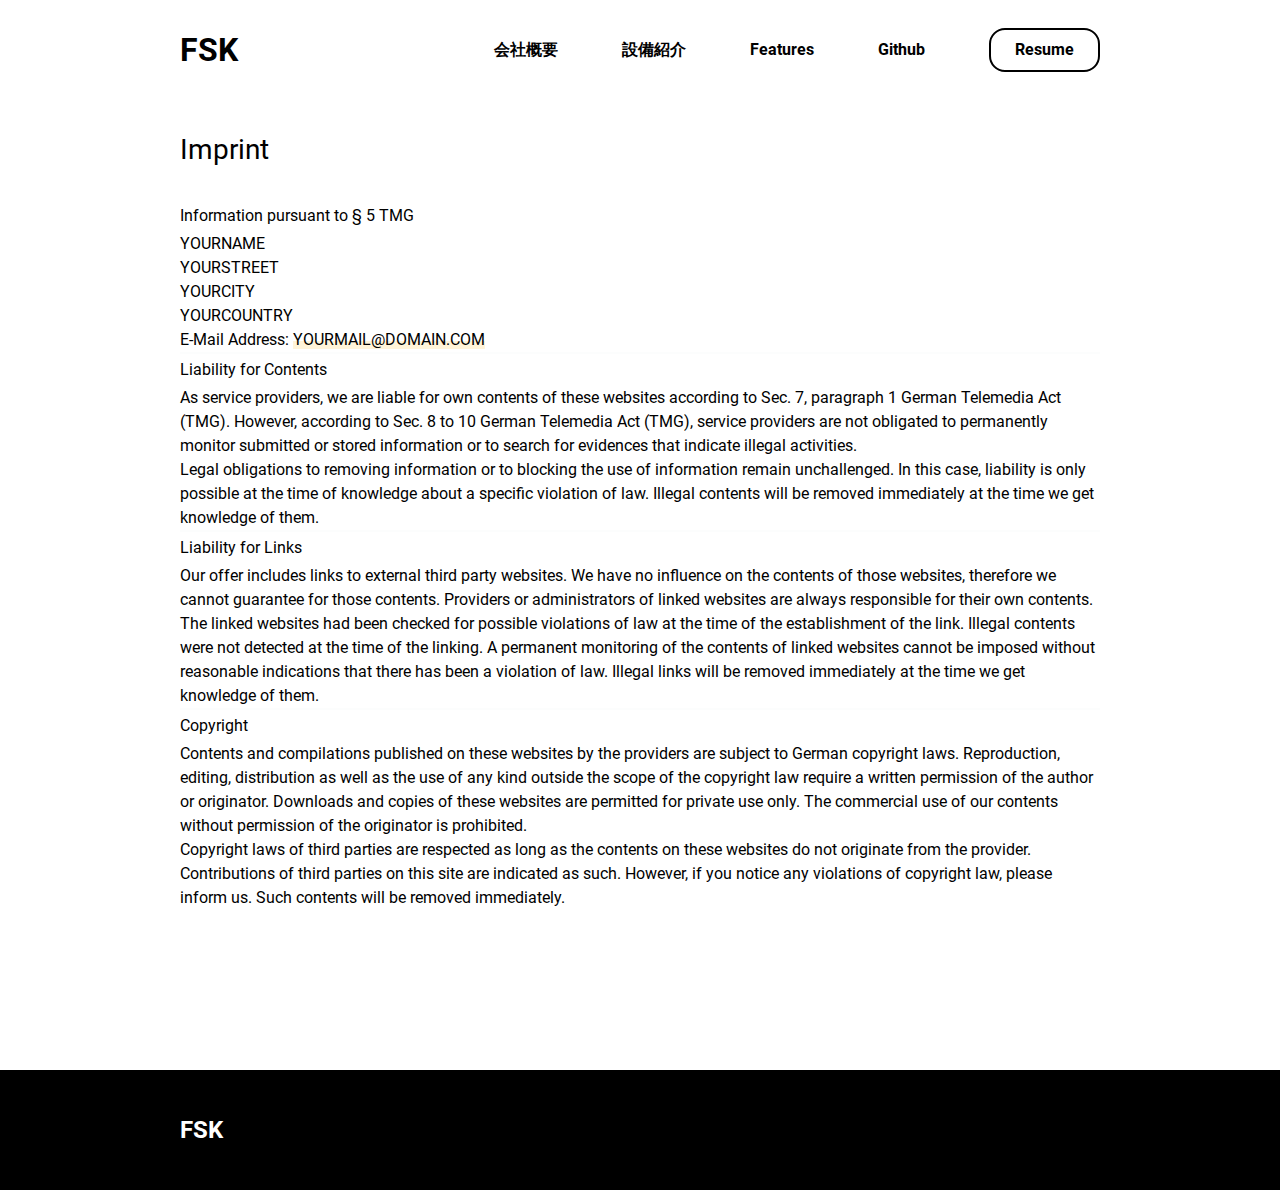
<file: imprint/index.html>
<!DOCTYPE html><html lang="ja"><head><meta charSet="utf-8"/><meta http-equiv="x-ua-compatible" content="ie=edge"/><meta name="viewport" content="width=device-width, initial-scale=1, shrink-to-fit=no"/><meta name="theme-color" content="#000000"/><meta data-react-helmet="true" property="twitter:description" content="A Gatsby Starter Project to easily get started with Portfolio Minimal theme."/><meta data-react-helmet="true" property="twitter:title" content="Imprint"/><meta data-react-helmet="true" property="twitter:creator" content="Rio Hosoi"/><meta data-react-helmet="true" property="twitter:card" content="summary"/><meta data-react-helmet="true" property="og:type" content="website"/><meta data-react-helmet="true" property="og:description" content="A Gatsby Starter Project to easily get started with Portfolio Minimal theme."/><meta data-react-helmet="true" property="og:url" content="https://www.fsk0303.site//imprint/"/><meta data-react-helmet="true" property="og:site_name" content="Imprint"/><meta data-react-helmet="true" property="og:title" content="Imprint"/><meta data-react-helmet="true" name="description" content="A Gatsby Starter Project to easily get started with Portfolio Minimal theme."/><meta data-react-helmet="true" name="robots" content="noindex"/><meta name="generator" content="Gatsby 4.19.2"/><style data-href="/styles.345d0086bd6b0c7048d5.css" data-identity="gatsby-global-css">@import url(https://fonts.googleapis.com/css2?family=Fira+Code:wght@400;700&display=swap);@font-face{font-display:swap;font-family:Roboto;font-style:normal;font-weight:400;src:url(/static/roboto-cyrillic-ext-400-normal-804378952da8a10faae2681afaef3d53.woff2) format("woff2"),url(/static/roboto-all-400-normal-c5d001fa922fa66a147f5f3aea5ef30e.woff) format("woff");unicode-range:u+0460-052f,u+1c80-1c88,u+20b4,u+2de0-2dff,u+a640-a69f,u+fe2e-fe2f}@font-face{font-display:swap;font-family:Roboto;font-style:normal;font-weight:400;src:url([data-uri]) format("woff2"),url(/static/roboto-all-400-normal-c5d001fa922fa66a147f5f3aea5ef30e.woff) format("woff");unicode-range:u+0400-045f,u+0490-0491,u+04b0-04b1,u+2116}@font-face{font-display:swap;font-family:Roboto;font-style:normal;font-weight:400;src:url([data-uri]) format("woff2"),url(/static/roboto-all-400-normal-c5d001fa922fa66a147f5f3aea5ef30e.woff) format("woff");unicode-range:u+1f??}@font-face{font-display:swap;font-family:Roboto;font-style:normal;font-weight:400;src:url([data-uri]) format("woff2"),url(/static/roboto-all-400-normal-c5d001fa922fa66a147f5f3aea5ef30e.woff) format("woff");unicode-range:u+0370-03ff}@font-face{font-display:swap;font-family:Roboto;font-style:normal;font-weight:400;src:url([data-uri]) format("woff2"),url(/static/roboto-all-400-normal-c5d001fa922fa66a147f5f3aea5ef30e.woff) format("woff");unicode-range:u+0102-0103,u+0110-0111,u+0128-0129,u+0168-0169,u+01a0-01a1,u+01af-01b0,u+1ea0-1ef9,u+20ab}@font-face{font-display:swap;font-family:Roboto;font-style:normal;font-weight:400;src:url(/static/roboto-latin-ext-400-normal-861b791f9de857a6e7bcf77612740c18.woff2) format("woff2"),url(/static/roboto-all-400-normal-c5d001fa922fa66a147f5f3aea5ef30e.woff) format("woff");unicode-range:u+0100-024f,u+0259,u+1e??,u+2020,u+20a0-20ab,u+20ad-20cf,u+2113,u+2c60-2c7f,u+a720-a7ff}@font-face{font-display:swap;font-family:Roboto;font-style:normal;font-weight:400;src:url(/static/roboto-latin-400-normal-b009a76ad6afe4ebd301e36f847a29be.woff2) format("woff2"),url(/static/roboto-all-400-normal-c5d001fa922fa66a147f5f3aea5ef30e.woff) format("woff");unicode-range:u+00??,u+0131,u+0152-0153,u+02bb-02bc,u+02c6,u+02da,u+02dc,u+2000-206f,u+2074,u+20ac,u+2122,u+2191,u+2193,u+2212,u+2215,u+feff,u+fffd}@font-face{font-display:swap;font-family:Roboto;font-style:normal;font-weight:700;src:url(/static/roboto-cyrillic-ext-700-normal-be4d02458ce53887dc3729735f37b7ae.woff2) format("woff2"),url(/static/roboto-all-700-normal-a457fde362a540fcadff80329251b6ae.woff) format("woff");unicode-range:u+0460-052f,u+1c80-1c88,u+20b4,u+2de0-2dff,u+a640-a69f,u+fe2e-fe2f}@font-face{font-display:swap;font-family:Roboto;font-style:normal;font-weight:700;src:url([data-uri]) format("woff2"),url(/static/roboto-all-700-normal-a457fde362a540fcadff80329251b6ae.woff) format("woff");unicode-range:u+0400-045f,u+0490-0491,u+04b0-04b1,u+2116}@font-face{font-display:swap;font-family:Roboto;font-style:normal;font-weight:700;src:url([data-uri]) format("woff2"),url(/static/roboto-all-700-normal-a457fde362a540fcadff80329251b6ae.woff) format("woff");unicode-range:u+1f??}@font-face{font-display:swap;font-family:Roboto;font-style:normal;font-weight:700;src:url([data-uri]) format("woff2"),url(/static/roboto-all-700-normal-a457fde362a540fcadff80329251b6ae.woff) format("woff");unicode-range:u+0370-03ff}@font-face{font-display:swap;font-family:Roboto;font-style:normal;font-weight:700;src:url([data-uri]) format("woff2"),url(/static/roboto-all-700-normal-a457fde362a540fcadff80329251b6ae.woff) format("woff");unicode-range:u+0102-0103,u+0110-0111,u+0128-0129,u+0168-0169,u+01a0-01a1,u+01af-01b0,u+1ea0-1ef9,u+20ab}@font-face{font-display:swap;font-family:Roboto;font-style:normal;font-weight:700;src:url(/static/roboto-latin-ext-700-normal-ed67ad54b1a8f5d211503d1685cd9249.woff2) format("woff2"),url(/static/roboto-all-700-normal-a457fde362a540fcadff80329251b6ae.woff) format("woff");unicode-range:u+0100-024f,u+0259,u+1e??,u+2020,u+20a0-20ab,u+20ad-20cf,u+2113,u+2c60-2c7f,u+a720-a7ff}@font-face{font-display:swap;font-family:Roboto;font-style:normal;font-weight:700;src:url(/static/roboto-latin-700-normal-227c93190fe7f82de3f802ce0b614d3b.woff2) format("woff2"),url(/static/roboto-all-700-normal-a457fde362a540fcadff80329251b6ae.woff) format("woff");unicode-range:u+00??,u+0131,u+0152-0153,u+02bb-02bc,u+02c6,u+02da,u+02dc,u+2000-206f,u+2074,u+20ac,u+2122,u+2191,u+2193,u+2212,u+2215,u+feff,u+fffd}

/*! normalize.css v8.0.1 | MIT License | github.com/necolas/normalize.css */html{line-height:1.15}main{display:block}h1{font-size:2em;margin:.67em 0}hr{box-sizing:content-box;overflow:visible}pre{font-family:monospace,monospace;font-size:1em}a{background-color:transparent}abbr[title]{border-bottom:none;text-decoration:underline;text-decoration:underline dotted}code,kbd,samp{font-family:monospace,monospace;font-size:1em}img{border-style:none}button,input,optgroup,select,textarea{line-height:1.15}button,input{overflow:visible}[type=button]::-moz-focus-inner,[type=reset]::-moz-focus-inner,[type=submit]::-moz-focus-inner,button::-moz-focus-inner{border-style:none;padding:0}[type=button]:-moz-focusring,[type=reset]:-moz-focusring,[type=submit]:-moz-focusring,button:-moz-focusring{outline:1px dotted ButtonText}fieldset{padding:.35em .75em .625em}legend{box-sizing:border-box;color:inherit;display:table;max-width:100%;white-space:normal}textarea{overflow:auto}[type=checkbox],[type=radio]{box-sizing:border-box;padding:0}[type=number]::-webkit-inner-spin-button,[type=number]::-webkit-outer-spin-button{height:auto}[type=search]::-webkit-search-decoration{-webkit-appearance:none}details{display:block}[hidden],template{display:none}:root{--breakpoint-xs:480px;--breakpoint-sm:768px;--breakpoint-md:992px;--breakpoint-lg:1200px;--border-radius:1rem;--page-width:62.5rem;--page-padding:0 2.5rem;--header-height:6.25rem;--footer-height:7.5rem}*{box-sizing:border-box}html{scroll-behavior:smooth}body,html{height:100%;width:100%}body{text-rendering:optimizeLegibility;background-color:var(--background-color);color:var(--text-color);font-family:var(--base-font);font-size:1rem;font-weight:400;line-height:1.5rem}body.fixed{overflow:hidden;position:fixed}a{-webkit-text-decoration-skip:ink;color:var(--subtext-color);cursor:pointer;display:inline-block;text-decoration:none;text-decoration-skip-ink:auto}a:hover{outline:0}a:focus{outline-color:var(--subtext-color);outline-style:dotted;outline-width:2px}h1{color:var(--primary-color);font-size:1.75rem;font-weight:700;line-height:2rem;margin:1rem 0}h2{font-size:1.625rem}h2,h3{color:var(--primary-color);font-weight:700;line-height:2rem;margin:2rem 0 1rem}h3{font-size:1.375rem}h4{color:var(--primary-color);font-size:1.125rem;font-weight:700;line-height:2rem;margin:2rem 0 1rem}hr{border-width:.05rem;color:var(--tertiary-color);margin:3rem auto;opacity:.1}u{box-shadow:inset 0 -.5em 0 var(--secondary-color);text-decoration:none;transition:box-shadow .3s ease-out}u:hover{box-shadow:inset 0 -1em 0 var(--secondary-color)}#___gatsby,#gatsby-focus-wrapper{height:100%;width:100%}@media screen and (prefers-reduced-motion:reduce){html{scroll-behavior:auto}}body[data-theme=lightTheme]{--primary-color:#000;--secondary-color:#fff4d9;--tertiary-color:#f2f2f2;--text-color:#000;--subtext-color:#555;--background-color:#fff;--card-background-color:#fff;--scroll-bar-color:rgba(0,0,0,.5);--box-shadow-color:rgba(0,0,0,.16);--box-shadow-hover-color:rgba(0,0,0,.32);--base-font:"Roboto",Arial,sans-serif;--code-block-bg:#f5f6f9;--code-block-var:#da0078;--code-block-num:#bf04b7;--code-block-fun:#3d5afe;--code-block-keyword:#fe4001;--code-block-comment:#7f7f7f;--code-block-tkimp:#fd971f}body[data-theme=darkTheme]{--primary-color:#fafafa;--secondary-color:#341677;--tertiary-color:#252525;--text-color:hsla(0,0%,100%,.87);--subtext-color:#aaa;--background-color:#121212;--card-background-color:#1c1c1c;--scroll-bar-color:hsla(0,0%,100%,.5);--box-shadow-color:rgba(0,0,0,.16);--box-shadow-hover-color:rgba(0,0,0,.32);--base-font:"Roboto",Arial,sans-serif;--code-block-bg:#151f28;--code-block-var:#ff39a7;--code-block-num:#fed703;--code-block-fun:#c653ff;--code-block-keyword:#2bdcff;--code-block-comment:#8292a2;--code-block-tkimp:#fd971f}.style-module--Logo--xzURL{color:var(--primary-color);-webkit-filter:none!important;filter:none!important;font-size:1.75rem;font-weight:900;pointer-events:auto!important;position:relative;-webkit-user-select:auto!important;user-select:auto!important;z-index:13}@-webkit-keyframes fadeIn{0%{opacity:0}to{opacity:1}}@keyframes fadeIn{0%{opacity:0}to{opacity:1}}@-webkit-keyframes fadeOut{0%{opacity:1}to{opacity:0}}@keyframes fadeOut{0%{opacity:1}to{opacity:0}}@-webkit-keyframes fadeUp{0%{opacity:0;-webkit-transform:translateY(20px);transform:translateY(20px)}to{opacity:1;-webkit-transform:translateY(0);transform:translateY(0)}}@keyframes fadeUp{0%{opacity:0;-webkit-transform:translateY(20px);transform:translateY(20px)}to{opacity:1;-webkit-transform:translateY(0);transform:translateY(0)}}@-webkit-keyframes fadeDown{0%{opacity:0;-webkit-transform:translateY(-20px);transform:translateY(-20px)}to{opacity:1;-webkit-transform:translateY(0);transform:translateY(0)}}@keyframes fadeDown{0%{opacity:0;-webkit-transform:translateY(-20px);transform:translateY(-20px)}to{opacity:1;-webkit-transform:translateY(0);transform:translateY(0)}}@-webkit-keyframes fadeLeft{0%{opacity:0;-webkit-transform:translateX(20px);transform:translateX(20px)}to{opacity:1;-webkit-transform:translateX(0);transform:translateX(0)}}@keyframes fadeLeft{0%{opacity:0;-webkit-transform:translateX(20px);transform:translateX(20px)}to{opacity:1;-webkit-transform:translateX(0);transform:translateX(0)}}@-webkit-keyframes scaleIn{0%{opacity:0;-webkit-transform:scaleY(0);transform:scaleY(0)}to{opacity:1;-webkit-transform:scaleY(1);transform:scaleY(1)}}@keyframes scaleIn{0%{opacity:0;-webkit-transform:scaleY(0);transform:scaleY(0)}to{opacity:1;-webkit-transform:scaleY(1);transform:scaleY(1)}}@-webkit-keyframes reduceHeight{0%{height:100%}to{height:0}}@keyframes reduceHeight{0%{height:100%}to{height:0}}@-webkit-keyframes waving-hand{0%{-webkit-transform:rotate(0deg);transform:rotate(0deg)}10%{-webkit-transform:rotate(14deg);transform:rotate(14deg)}20%{-webkit-transform:rotate(-8deg);transform:rotate(-8deg)}30%{-webkit-transform:rotate(14deg);transform:rotate(14deg)}40%{-webkit-transform:rotate(-4deg);transform:rotate(-4deg)}50%{-webkit-transform:rotate(10deg);transform:rotate(10deg)}60%{-webkit-transform:rotate(0deg);transform:rotate(0deg)}to{-webkit-transform:rotate(0deg);transform:rotate(0deg)}}@keyframes waving-hand{0%{-webkit-transform:rotate(0deg);transform:rotate(0deg)}10%{-webkit-transform:rotate(14deg);transform:rotate(14deg)}20%{-webkit-transform:rotate(-8deg);transform:rotate(-8deg)}30%{-webkit-transform:rotate(14deg);transform:rotate(14deg)}40%{-webkit-transform:rotate(-4deg);transform:rotate(-4deg)}50%{-webkit-transform:rotate(10deg);transform:rotate(10deg)}60%{-webkit-transform:rotate(0deg);transform:rotate(0deg)}to{-webkit-transform:rotate(0deg);transform:rotate(0deg)}}.style-module--SplashScreen--vXOkg{align-items:center;background-color:var(--primary-color);display:flex;height:100%;justify-content:center;left:0;position:fixed;top:0;width:100%;z-index:900}.style-module--LogoWrapper--BA0Hc{align-items:center;display:flex;height:4rem;justify-content:center;position:relative;width:auto}.style-module--Backdrop--IqgMA{background-color:var(--primary-color);height:100%;left:0;position:absolute;top:0;width:100%;z-index:1000}.style-module--Footer--pX9BK{align-items:center;background:var(--primary-color);border-top:none;display:flex;flex-direction:row;height:auto;margin-top:2rem;min-height:var(--footer-height);width:100%}.style-module--ContentWrapper--6BjK8{align-items:center;display:flex;flex-direction:row;height:100%;justify-content:space-between;margin:0 auto;max-width:var(--page-width);padding:var(--page-padding);width:100%}.style-module--Links--Lg8lq{display:flex;flex-direction:row;justify-content:space-between;width:auto}.style-module--Links--Lg8lq a{color:var(--background-color);font-size:.875rem;font-weight:700;letter-spacing:1px;margin-right:2rem;text-transform:uppercase}.style-module--Links--Lg8lq a:last-child{margin-right:0}@media (min-width:768px){.style-module--Links--Lg8lq a{margin-right:4rem}}.style-module--Header--mZOzg{align-items:center;background:var(--background-color);display:flex;flex-direction:row;height:auto;min-height:var(--header-height);width:100%}.style-module--ContentWrapper --XYxH4{align-items:center;display:flex;height:100%;justify-content:space-between;margin:0 auto;max-width:var(--page-width);padding:var(--page-padding);width:100%}.style-module--Burger--GrdOa{background:transparent;border:none;cursor:pointer;display:flex;flex-direction:column;height:2rem;justify-content:space-around;padding:0;width:2rem;z-index:12}.style-module--Burger--GrdOa:focus{outline:none}.style-module--Burger--GrdOa div{background:var(--primary-color);border-radius:.625rem;height:.25rem;position:relative;-webkit-transform-origin:1px;transform-origin:1px;transition:all .3s ease-in-out;width:2rem}.style-module--Burger--GrdOa div:first-child{-webkit-transform:rotate(0);transform:rotate(0)}.style-module--Burger--GrdOa div:nth-child(2){opacity:1;-webkit-transform:translateX(0);transform:translateX(0)}.style-module--Burger--GrdOa div:nth-child(3){-webkit-transform:rotate(0);transform:rotate(0)}.style-module--TopNavigationBar--V0syT{align-items:center;background:var(--background-color);display:flex;justify-content:space-between;width:auto}.style-module--TopNavigationBar--V0syT a{color:var(--primary-color);font-size:1rem;font-weight:700;margin-right:4rem;padding:0;position:relative;text-align:center}.style-module--TopNavigationBar--V0syT a:last-child{margin-right:0}.style-module--TopNavigationBar--V0syT a.style-module--NavLink--lBAYL:before{background-color:var(--primary-color);bottom:-.125rem;content:"";height:.1563rem;position:absolute;transition:.2s ease-out;width:0}.style-module--TopNavigationBar--V0syT a.style-module--NavLink--lBAYL:hover:before{width:100%}.style-module--TopNavigationBar--V0syT a.style-module--CtaButton--z3hq0{background:var(--background-color);border:.125rem solid var(--primary-color);border-radius:var(--border-radius);height:auto;padding:.5rem 1.5rem;transition:20ms ease-out;width:auto}.style-module--TopNavigationBar--V0syT a.style-module--CtaButton--z3hq0:hover{background:var(--primary-color);color:var(--background-color)}.style-module--SideBarWrapper--5xUjZ{bottom:0;display:block;height:100vh;outline:0;position:fixed;right:0;top:0;-webkit-transform:translateX(100%);transform:translateX(100%);transition:all .3s ease-in-out;visibility:hidden;width:100%;z-index:10}.style-module--SideNavigationBar--V6e\+O{background:var(--background-color);display:flex;flex-direction:column;height:100vh;justify-content:center;margin-left:auto;padding:2rem;position:relative;right:0;text-align:left;width:55%}.style-module--SideNavigationBar--V6e\+O a{color:var(--primary-color);font-size:1.5rem;font-weight:700;padding:1.5rem 0;text-align:center}.style-module--SideNavigationBar--V6e\+O a.style-module--CtaButton--z3hq0{background:var(--background-color);border:.125rem solid var(--primary-color);border-radius:var(--border-radius);height:auto;margin:1.5rem auto;padding:1rem 1.5rem;width:auto}.style-module--SideBarBackdrop--\+0cBv{background:rgba(0,0,0,.3);display:none;height:100%;left:0;position:fixed;top:0;transition:all .3s ease-in-out;width:100%;z-index:9}.style-module--Blurred--8gPkd footer,.style-module--Blurred--8gPkd main{-webkit-filter:blur(5px);filter:blur(5px);overflow:hidden;pointer-events:none;transition:all .3s ease-out;-webkit-user-select:none;user-select:none}.CookieConsent{align-items:center;background:var(--primary-color);border-radius:var(--border-radius);color:var(--background-color);display:flex;flex-direction:column;justify-content:space-between;margin:0 auto;max-width:var(--page-width);padding:1rem 2rem;width:90%}.CookieConsent button{background-color:var(--primary-color);border:2px solid var(--background-color);border-radius:var(--border-radius);color:var(--background-color);font-size:.875rem;font-weight:700;height:3rem;margin:0 1rem 0 0;outline:none;padding:1rem;text-align:center;text-decoration:none;text-transform:uppercase;width:8rem}.CookieConsent button:active,.CookieConsent button:focus,.CookieConsent button:hover{cursor:pointer;outline:none}.CookieConsent button#confirm{background-color:var(--background-color);border:none;color:var(--primary-color);margin:0}@media (min-width:992px){.CookieConsent{flex-direction:row}}.style-module--CookieBar--kxAGJ{bottom:1rem;left:0;margin:0;position:fixed;width:100%;z-index:999}.style-module--Layout--s6yp3{display:grid;grid-template-columns:100%;grid-template-rows:auto 1fr auto;margin:0 auto;min-height:100%;width:100%}.style-module--Layout--s6yp3 main{margin-top:2rem}.style-module--Section--HYcY6{background:var(--background-color);height:auto;scroll-margin-top:60px;width:100%}.style-module--Section--HYcY6 .style-module--Heading--LAAvY{font-size:1.75rem;line-height:2.25rem;margin:0 0 2rem}.style-module--ContentWrapper --Nt3lH{height:100%;margin:0 auto 8rem;max-width:var(--page-width);padding:var(--page-padding);width:100%}.style-module--AuthorSnippet--fHN99{align-items:flex-start;display:flex;flex-direction:column;justify-content:space-between;max-width:660px;padding:0;width:100%}.style-module--AuthorSnippet--fHN99 .style-module--Avatar--HiziA{border-radius:50%;height:100px;width:100px}.style-module--AuthorSnippet--fHN99 .style-module--Description--G71wk{margin-top:1rem;width:100%}.style-module--AuthorSnippet--fHN99 .style-module--WrittenBy--GBoAA{color:var(--subtext-color);font-size:.875rem;letter-spacing:.5px}.style-module--AuthorSnippet--fHN99 .style-module--Bio--L9jdK{margin:.5rem 0}@media screen and (min-width:768px){.style-module--AuthorSnippet--fHN99{align-items:center;flex-direction:row;justify-content:space-between;padding:var(--page-padding)}.style-module--AuthorSnippet--fHN99 .style-module--Description--G71wk{max-width:27.5rem;width:100%}}.style-module--Breadcrumb--FUh7R{background-color:var(--subtext-color);border-radius:var(--border-radius);display:inline-block;font-size:12px;font-weight:400;margin-bottom:2rem;padding:0 .5rem}.style-module--Breadcrumb--FUh7R a{letter-spacing:1px}.style-module--Breadcrumb--FUh7R .style-module--BackArrow--92zoa,.style-module--Breadcrumb--FUh7R a{color:var(--background-color)}.style-module--Breadcrumb--FUh7R .style-module--BackArrow--92zoa{margin-right:.25rem}.style-module--Article--pFdyf{height:100%;margin:0 auto;max-width:740px;padding:var(--page-padding);width:100%}.style-module--Article--pFdyf .style-module--Banner--y9rID,.style-module--Article--pFdyf .style-module--Body--nax22,.style-module--Article--pFdyf .style-module--Footer--1Aj9z,.style-module--Article--pFdyf .style-module--Header--H6-D9{margin-bottom:3rem}.style-module--Article--pFdyf .style-module--Category--1CoYz{color:var(--subtext-color);display:block;font-size:.875rem;font-weight:700;letter-spacing:1px;text-transform:uppercase}.style-module--Article--pFdyf .style-module--Details--kmdiu{font-size:.875rem;letter-spacing:.5px}.style-module--Article--pFdyf .style-module--ReadingTime--RSBki{margin-left:.5rem}.style-module--Article--pFdyf .style-module--ReadingTime--RSBki:before{content:"–";margin-right:.5rem}.style-module--Article--pFdyf .style-module--BannerImage--ccjd3{border-radius:var(--border-radius);margin-bottom:0}.style-module--Article--pFdyf .style-module--BannerCaption--VRhK6{display:block;font-size:.875rem;letter-spacing:.5px;text-align:center}.style-module--Article--pFdyf .style-module--Body--nax22 .style-module--Content--pkA2h{font-size:1.125rem;line-height:2rem;margin-bottom:3rem}.style-module--Article--pFdyf .style-module--Body--nax22 .style-module--Keyword--miw0l{background-color:var(--tertiary-color);border-radius:.5rem;color:var(--subtext-color);font-size:.875rem;margin-right:.5rem;padding:.125rem .375rem}.style-module--Article--pFdyf .style-module--Footer--1Aj9z{border-top:3px solid var(--tertiary-color);padding-top:3rem}.style-module--Article--pFdyf img{border-radius:var(--border-radius);max-height:660px;-o-object-fit:cover;object-fit:cover}.gatsby-resp-image-background-image,.gatsby-resp-image-wrapper{margin:2rem 0;max-height:660px;overflow-y:hidden}.style-module--Article--pFdyf figure{margin:2rem 0}.style-module--Article--pFdyf figure>figcaption{color:var(--subtext-color);font-size:.875rem;margin-top:-1rem;text-align:center}code[class*=language-],pre[class*=language-]{word-wrap:normal;background:none;color:var(--primary-color);font-family:Fira Code,Consolas,Monaco,Andale Mono,Ubuntu Mono,monospace;font-size:1rem;-webkit-hyphens:none;hyphens:none;line-height:1.5;-o-tab-size:4;tab-size:4;text-align:left;white-space:pre;word-break:normal;word-spacing:normal}pre[class*=language-]{border-radius:1.2em;margin:.5em 0;overflow:auto;padding:1em}:not(pre)>code[class*=language-],pre[class*=language-]{background:var(--code-block-bg)}:not(pre)>code[class*=language-]{border-radius:.4em;padding:.3em;white-space:normal}.token.cdata,.token.comment,.token.doctype,.token.prolog{color:var(--code-block-comment)}.token.punctuation{color:var(--primary-color)}.token.namespace{opacity:.7}.token.constant,.token.deleted,.token.property,.token.symbol,.token.tag{color:var(--code-block-var)}.token.boolean,.token.number{color:var(--code-block-num)}.token.attr-name,.token.builtin,.token.char,.token.inserted,.token.selector,.token.string{color:var(--code-block-fun)}.language-css .token.string,.style .token.string,.token.entity,.token.operator,.token.url,.token.variable{color:var(--primary-color)}.token.atrule,.token.attr-value,.token.class-name,.token.function{color:var(--code-block-fun)}.token.keyword{color:var(--code-block-keyword)}.token.important,.token.regex{color:var(--code-block-tkimp)}.token.bold,.token.important{font-weight:700}.token.italic{font-style:italic}.token.entity{cursor:help}.style-module--SlideContainer--YL8oD{-webkit-overflow-scrolling:touch;margin:0 -2.5rem;overflow-x:auto;overflow-y:hidden;padding:var(--page-padding);padding-bottom:.5rem;white-space:nowrap}.style-module--SlideContainer--YL8oD::-webkit-scrollbar{display:none}@media (hover:hover){.style-module--SlideContainer--YL8oD{scrollbar-color:var(--scroll-bar-color)}.style-module--SlideContainer--YL8oD::-webkit-scrollbar{-webkit-appearance:none;display:block}.style-module--SlideContainer--YL8oD::-webkit-scrollbar:horizontal{height:.8rem}.style-module--SlideContainer--YL8oD::-webkit-scrollbar-thumb{background-color:var(--scroll-bar-color);border:.2rem solid var(--background-color);border-radius:8px}.style-module--SlideContainer--YL8oD::-webkit-scrollbar-track{background-color:var(--background-color);border-radius:8px}}.style-module--Profile--yX-7v{background:var(--background-color);background:linear-gradient(to right,var(--primary-color) 50%,var(--background-color) 50%);background-position:100% 100%;background-size:205% 100%;border:.125rem solid var(--primary-color);border-radius:var(--border-radius);color:var(--primary-color);font-size:1rem;height:auto;margin-right:.5rem;padding:.3rem 1.25rem;transition:all .1s ease-out;width:auto}.style-module--Profile--yX-7v:hover{background-position:0 100%;color:var(--background-color)}.style-module--Profile--yX-7v svg{height:1rem;margin-bottom:-.05rem;margin-right:.25rem;width:1rem}.style-module--Profile--yX-7v:hover svg{-webkit-filter:invert(1);filter:invert(1)}@media (min-width:768px){.style-module--Profile--yX-7v{margin-right:1rem}}.style-module--HeroContainer--BhoBj{display:flex}.style-module--Hero--Evv0u{display:flex;flex-direction:column;justify-content:center;min-height:50vh}.style-module--Hero--Evv0u .style-module--Title--Twdkw{font-size:2rem;font-weight:700;line-height:2.375rem;margin:0 0 1.5rem}.style-module--Hero--Evv0u .style-module--Subtitle--qhIz8{font-size:1.25rem;font-weight:700;line-height:1.5rem;margin:-.5rem 0 0}.style-module--Hero--Evv0u p{font-size:1.125rem;margin-bottom:2rem}.style-module--Intro--agHzQ{align-items:center;display:flex;justify-content:flex-start}.style-module--ImagePrefix--bcT3l{color:var(--primary-color);display:inline-block;font-size:2rem;font-weight:700;line-height:3rem}.style-module--Image--jVafd{display:inline-block;height:36px;margin-left:1rem;-webkit-transform-origin:70% 70%;transform-origin:70% 70%;width:36px}@media (min-width:768px){.style-module--Hero--Evv0u .style-module--Title--Twdkw{font-size:2.625rem;line-height:4rem;margin-bottom:0}.style-module--Hero--Evv0u .style-module--Subtitle--qhIz8{font-size:2rem;line-height:3rem}.style-module--ImagePrefix--bcT3l{font-size:2.625rem;line-height:4rem}.style-module--Image--jVafd{height:48px;width:48px}}.style-module--heroImageCont--IOf1O{flex:25% 1;margin-bottom:auto;margin-top:auto;padding:0 3rem 3rem 0;width:100%}.style-module--heroImageCont--IOf1O .style-module--heroImage--njYd\+{border-radius:50%;width:100%}@media (max-width:768px){.style-module--HeroContainer--BhoBj{flex-direction:column;margin-bottom:50px}.style-module--Hero--Evv0u{display:block}}.style-module--Card--xmHd-{background:var(--card-color);border-radius:var(--border-radius);box-shadow:0 5px 15px var(--box-shadow-color);display:inline-flex;flex-direction:column;height:auto;justify-content:space-around;margin:1rem 2.5rem 2rem 0;min-height:12rem;transition:box-shadow .3s ease-out;white-space:normal;width:16.25rem}.style-module--Card--xmHd-:hover{box-shadow:0 5px 15px var(--box-shadow-hover-color)}.style-module--Card--xmHd- .style-module--Banner--1AHea{background:var(--tertiary-color);border-top-left-radius:var(--border-radius);border-top-right-radius:var(--border-radius);height:5rem}.style-module--Card--xmHd- .style-module--ImageWrapper--UDAGh{height:100%;max-height:5rem}.style-module--Card--xmHd- .style-module--Image--Q-EOT{border-top-left-radius:var(--border-radius);border-top-right-radius:var(--border-radius)}.style-module--Card--xmHd- .style-module--DescriptionWrapper--X4Z6Q{display:flex;flex-direction:column;height:auto;justify-content:center;padding:2rem 1rem}.style-module--Card--xmHd- .style-module--Category--7rkhy{color:var(--primary-color);font-weight:700;letter-spacing:1px;text-transform:uppercase}.style-module--Card--xmHd- .style-module--Title--3nDZX{font-size:1rem;font-weight:400;line-height:1.5rem;margin:.25rem 0}.style-module--Card--xmHd- .style-module--Details--W6Sx5{color:var(--subtext-color);font-size:.75rem;letter-spacing:.5px}.style-module--Card--xmHd- .style-module--ReadingTime--oDks7{margin-left:.25rem}.style-module--Card--xmHd- .style-module--ReadingTime--oDks7:before{content:"–";margin-right:.25rem}.style-module--Articles--RF2oE{align-items:center;display:flex;flex-direction:row;justify-content:flex-start}.style-module--About--D2YAT{display:flex;flex-direction:column;justify-content:space-between}.style-module--About--D2YAT .style-module--Description--LgGZH{margin-bottom:3rem;max-width:31.25rem;width:100%}.style-module--About--D2YAT .style-module--ImageWrapper--pBujx{max-width:18rem;width:100%}.style-module--About--D2YAT .style-module--Image--V-O8y{border-radius:var(--border-radius);box-shadow:0 0 2.5rem rgba(0,0,0,.16);-webkit-filter:grayscale(20%) contrast(1) brightness(90%);filter:grayscale(20%) contrast(1) brightness(90%)}@media (min-width:768px){.style-module--About--D2YAT{flex-direction:row;justify-content:space-between}.style-module--About--D2YAT .style-module--Description--LgGZH{margin-bottom:0;margin-right:3rem}.style-module--About--D2YAT .style-module--ImageWrapper--pBujx{margin-top:-2rem}}.style-module--Button--grH1j{background-color:var(--primary-color);border:none;border-radius:var(--border-radius);color:var(--background-color);display:inline-block;font-size:1rem;font-weight:700;height:100%;margin:0 auto;max-width:15.625rem;padding:.8rem 1.5rem;text-align:center;text-decoration:none;width:100%}.style-module--Button--grH1j:active,.style-module--Button--grH1j:hover{cursor:pointer;outline:none}.style-module--Button--grH1j:focus{outline-color:var(--subtext-color);outline-style:dotted;outline-width:2px}.style-module--Listing--UuymE{align-items:stretch;display:flex;flex-direction:row;flex-wrap:wrap;justify-content:flex-start}.style-module--Filter--MTd\+O{margin-bottom:3rem}.style-module--Filter--MTd\+O .style-module--Options--NRW7S{margin-top:1rem}.style-module--Filter--MTd\+O .style-module--Option--g7uSm{border:2px solid var(--subtext-color);border-radius:var(--border-radius);color:var(--subtext-color);cursor:pointer;display:inline-block;font-size:.875rem;font-weight:400;height:2.3125rem;line-height:2.2rem;margin-right:1rem;padding:0 1.5rem;width:auto}.style-module--Filter--MTd\+O .style-module--Option--g7uSm.style-module--Selected--8xZTc{border-color:var(--primary-color);color:var(--primary-color);font-weight:700}.style-module--LoadMore--i0wHR{margin-top:3rem;text-align:center}@media (hover:hover){.style-module--Filter--MTd\+O .style-module--Option--g7uSm:active,.style-module--Filter--MTd\+O .style-module--Option--g7uSm:hover{border-color:var(--primary-color);color:var(--primary-color);font-weight:700}}.style-module--Interests--PTs7f{-webkit-column-gap:1rem;column-gap:1rem;display:grid;grid-auto-flow:row;grid-template-columns:repeat(1,17.5rem);row-gap:1rem}.style-module--Interest--S-1PG{align-items:center;background:var(--card-background-color);border:.125rem solid var(--primary-color);border-radius:var(--border-radius);display:inline-flex;height:3rem;justify-content:flex-start;padding:1rem;width:17.5rem}.style-module--Interests--PTs7f button{max-width:17.5rem}.style-module--Interest--S-1PG .style-module--Icon--S2\+P5{margin-right:.5rem}@media (min-width:600px){.style-module--Interests--PTs7f{grid-template-columns:repeat(2,15.625rem)}.style-module--Interest--S-1PG{width:15.625rem}.style-module--Interests--PTs7f button{max-width:15.625rem}}@media (min-width:880px){.style-module--Interests--PTs7f{grid-template-columns:repeat(3,15.625rem)}}.style-module--Project--bSesc{align-items:center;display:flex;flex-direction:column-reverse;flex-shrink:0;justify-content:flex-end;margin-bottom:2rem;margin-top:3rem;max-width:20rem;padding-right:2.5rem;white-space:normal}.style-module--Project--bSesc .style-module--Details--8i8Oa{display:flex;flex-direction:column;margin-top:3rem;max-width:25rem;width:100%}.style-module--Project--bSesc .style-module--Details--8i8Oa .style-module--Category--8wNOB{font-size:.875rem;letter-spacing:1px;line-height:1rem;text-transform:uppercase}.style-module--Project--bSesc .style-module--Details--8i8Oa .style-module--Title--hQGtV{font-size:1.375rem;font-weight:700;line-height:1.625rem;margin-bottom:.625rem;margin-top:.625rem}.style-module--Project--bSesc .style-module--Details--8i8Oa .style-module--Tags--15NuW{display:flex;flex-wrap:wrap;line-height:1.2rem;margin-top:1.5rem}.style-module--Project--bSesc .style-module--Details--8i8Oa .style-module--Tags--15NuW span{margin-bottom:1rem;margin-right:1rem}.style-module--Project--bSesc .style-module--Details--8i8Oa .style-module--Links--dgKuy{align-items:center;display:flex;justify-content:flex-start;margin-top:1rem;width:100%}.style-module--Project--bSesc .style-module--Details--8i8Oa .style-module--Links--dgKuy a{display:inline-block;margin-right:2rem}.style-module--Project--bSesc .style-module--Details--8i8Oa .style-module--Links--dgKuy svg{height:1.3rem;transition:all .3s ease-out;width:1.3rem}.style-module--Project--bSesc .style-module--Details--8i8Oa .style-module--Links--dgKuy svg:hover{fill:var(--primary-color)}.style-module--Project--bSesc .style-module--ProjectImageWrapper--Zo9iV{border-radius:var(--border-radius);box-shadow:0 0 2.5rem var(--box-shadow-color);height:15rem;max-width:25rem;transition:all .3s ease-out;width:100%}.style-module--Project--bSesc .style-module--ProjectImageWrapper--Zo9iV:hover{box-shadow:0 0 2.5rem var(--box-shadow-hover-color);-webkit-transform:translate3d(0,-.125rem,0);transform:translate3d(0,-.125rem,0)}.style-module--Project--bSesc .style-module--ProjectImage--ju6ZI{border-radius:var(--border-radius)}@media (min-width:480px){.style-module--Project--bSesc{max-width:25rem;padding-right:5rem}}@media (min-width:992px){.style-module--Project--bSesc{flex-direction:row;flex-shrink:1;justify-content:space-between;margin-bottom:8rem;max-width:62.5rem;padding-right:0}.style-module--Project--bSesc .style-module--Details--8i8Oa{margin-top:0}.style-module--Project--bSesc .style-module--ProjectImageWrapper--Zo9iV{height:18.75rem}}.style-module--Projects--pBlNb{display:flex;flex-direction:row;margin-top:-2rem}.style-module--MoreProjects--BjdQw{margin-top:4rem;text-align:center}@media (min-width:992px){.style-module--Projects--pBlNb{flex-direction:column;margin-top:0}.style-module--MoreProjects--BjdQw{margin-top:0}}.style-module--Contact--HG\+De{max-width:45rem;width:100%}.style-module--Contact--HG\+De .style-module--Description--h66q4{margin-bottom:0;margin-top:0}.style-module--Contact--HG\+De .style-module--Profile--OwryU{display:flex;flex-direction:column;justify-content:flex-start;margin-bottom:2rem;margin-top:3rem}.style-module--Contact--HG\+De .style-module--Profile--OwryU .style-module--Avatar---aTHW{border-radius:50%;margin-bottom:2rem;margin-right:4rem;max-width:8.75rem;width:100%}.style-module--Contact--HG\+De .style-module--Profile--OwryU .style-module--ContactDetails--cNpIa{font-size:1.125rem;line-height:2rem}.style-module--Contact--HG\+De .style-module--Profile--OwryU .style-module--ContactDetails--cNpIa .style-module--Name--gkj6S{font-weight:700}@media (min-width:768px){.style-module--Contact--HG\+De .style-module--Profile--OwryU{align-items:center;flex-direction:row;margin-bottom:3rem}.style-module--Contact--HG\+De .style-module--Profile--OwryU .style-module--Avatar---aTHW{margin-bottom:0}}

/*
! tailwindcss v3.1.7 | MIT License | https://tailwindcss.com
*/*,:after,:before{border:0 solid #e5e7eb;box-sizing:border-box}:after,:before{--tw-content:""}html{-webkit-text-size-adjust:100%;font-family:ui-sans-serif,system-ui,-apple-system,BlinkMacSystemFont,Segoe UI,Roboto,Helvetica Neue,Arial,Noto Sans,sans-serif,Apple Color Emoji,Segoe UI Emoji,Segoe UI Symbol,Noto Color Emoji;line-height:1.5;-o-tab-size:4;tab-size:4}body{line-height:inherit;margin:0}hr{border-top-width:1px;color:inherit;height:0}abbr:where([title]){-webkit-text-decoration:underline dotted;text-decoration:underline dotted}h1,h2,h3,h4,h5,h6{font-size:inherit;font-weight:inherit}a{color:inherit;text-decoration:inherit}b,strong{font-weight:bolder}code,kbd,pre,samp{font-family:ui-monospace,SFMono-Regular,Menlo,Monaco,Consolas,Liberation Mono,Courier New,monospace;font-size:1em}small{font-size:80%}sub,sup{font-size:75%;line-height:0;position:relative;vertical-align:baseline}sub{bottom:-.25em}sup{top:-.5em}table{border-collapse:collapse;border-color:inherit;text-indent:0}button,input,optgroup,select,textarea{color:inherit;font-family:inherit;font-size:100%;font-weight:inherit;line-height:inherit;margin:0;padding:0}button,select{text-transform:none}[type=button],[type=reset],[type=submit],button{-webkit-appearance:button;background-color:transparent;background-image:none}:-moz-focusring{outline:auto}:-moz-ui-invalid{box-shadow:none}progress{vertical-align:baseline}::-webkit-inner-spin-button,::-webkit-outer-spin-button{height:auto}[type=search]{-webkit-appearance:textfield;outline-offset:-2px}::-webkit-search-decoration{-webkit-appearance:none}::-webkit-file-upload-button{-webkit-appearance:button;font:inherit}summary{display:list-item}blockquote,dd,dl,figure,h1,h2,h3,h4,h5,h6,hr,p,pre{margin:0}fieldset{margin:0}fieldset,legend{padding:0}menu,ol,ul{list-style:none;margin:0;padding:0}textarea{resize:vertical}input::-webkit-input-placeholder,textarea::-webkit-input-placeholder{color:#9ca3af;opacity:1}input::placeholder,textarea::placeholder{color:#9ca3af;opacity:1}[role=button],button{cursor:pointer}:disabled{cursor:default}audio,canvas,embed,iframe,img,object,svg,video{display:block;vertical-align:middle}img,video{height:auto;max-width:100%}*,:after,:before{--tw-border-spacing-x:0;--tw-border-spacing-y:0;--tw-translate-x:0;--tw-translate-y:0;--tw-rotate:0;--tw-skew-x:0;--tw-skew-y:0;--tw-scale-x:1;--tw-scale-y:1;--tw-pan-x: ;--tw-pan-y: ;--tw-pinch-zoom: ;--tw-scroll-snap-strictness:proximity;--tw-ordinal: ;--tw-slashed-zero: ;--tw-numeric-figure: ;--tw-numeric-spacing: ;--tw-numeric-fraction: ;--tw-ring-inset: ;--tw-ring-offset-width:0px;--tw-ring-offset-color:#fff;--tw-ring-color:rgba(59,130,246,.5);--tw-ring-offset-shadow:0 0 #0000;--tw-ring-shadow:0 0 #0000;--tw-shadow:0 0 #0000;--tw-shadow-colored:0 0 #0000;--tw-blur: ;--tw-brightness: ;--tw-contrast: ;--tw-grayscale: ;--tw-hue-rotate: ;--tw-invert: ;--tw-saturate: ;--tw-sepia: ;--tw-drop-shadow: ;--tw-backdrop-blur: ;--tw-backdrop-brightness: ;--tw-backdrop-contrast: ;--tw-backdrop-grayscale: ;--tw-backdrop-hue-rotate: ;--tw-backdrop-invert: ;--tw-backdrop-opacity: ;--tw-backdrop-saturate: ;--tw-backdrop-sepia: }::-webkit-backdrop{--tw-border-spacing-x:0;--tw-border-spacing-y:0;--tw-translate-x:0;--tw-translate-y:0;--tw-rotate:0;--tw-skew-x:0;--tw-skew-y:0;--tw-scale-x:1;--tw-scale-y:1;--tw-pan-x: ;--tw-pan-y: ;--tw-pinch-zoom: ;--tw-scroll-snap-strictness:proximity;--tw-ordinal: ;--tw-slashed-zero: ;--tw-numeric-figure: ;--tw-numeric-spacing: ;--tw-numeric-fraction: ;--tw-ring-inset: ;--tw-ring-offset-width:0px;--tw-ring-offset-color:#fff;--tw-ring-color:rgba(59,130,246,.5);--tw-ring-offset-shadow:0 0 #0000;--tw-ring-shadow:0 0 #0000;--tw-shadow:0 0 #0000;--tw-shadow-colored:0 0 #0000;--tw-blur: ;--tw-brightness: ;--tw-contrast: ;--tw-grayscale: ;--tw-hue-rotate: ;--tw-invert: ;--tw-saturate: ;--tw-sepia: ;--tw-drop-shadow: ;--tw-backdrop-blur: ;--tw-backdrop-brightness: ;--tw-backdrop-contrast: ;--tw-backdrop-grayscale: ;--tw-backdrop-hue-rotate: ;--tw-backdrop-invert: ;--tw-backdrop-opacity: ;--tw-backdrop-saturate: ;--tw-backdrop-sepia: }::backdrop{--tw-border-spacing-x:0;--tw-border-spacing-y:0;--tw-translate-x:0;--tw-translate-y:0;--tw-rotate:0;--tw-skew-x:0;--tw-skew-y:0;--tw-scale-x:1;--tw-scale-y:1;--tw-pan-x: ;--tw-pan-y: ;--tw-pinch-zoom: ;--tw-scroll-snap-strictness:proximity;--tw-ordinal: ;--tw-slashed-zero: ;--tw-numeric-figure: ;--tw-numeric-spacing: ;--tw-numeric-fraction: ;--tw-ring-inset: ;--tw-ring-offset-width:0px;--tw-ring-offset-color:#fff;--tw-ring-color:rgba(59,130,246,.5);--tw-ring-offset-shadow:0 0 #0000;--tw-ring-shadow:0 0 #0000;--tw-shadow:0 0 #0000;--tw-shadow-colored:0 0 #0000;--tw-blur: ;--tw-brightness: ;--tw-contrast: ;--tw-grayscale: ;--tw-hue-rotate: ;--tw-invert: ;--tw-saturate: ;--tw-sepia: ;--tw-drop-shadow: ;--tw-backdrop-blur: ;--tw-backdrop-brightness: ;--tw-backdrop-contrast: ;--tw-backdrop-grayscale: ;--tw-backdrop-hue-rotate: ;--tw-backdrop-invert: ;--tw-backdrop-opacity: ;--tw-backdrop-saturate: ;--tw-backdrop-sepia: }.flex{display:flex}.table{display:table}.grid{display:grid}.w-full{width:100%}.table-auto{table-layout:auto}.grid-cols-1{grid-template-columns:repeat(1,minmax(0,1fr))}.justify-start{justify-content:flex-start}.gap-10{gap:2.5rem}.border{border-width:1px}.bg-gray-100{--tw-bg-opacity:1;background-color:rgb(243 244 246/var(--tw-bg-opacity))}.px-4{padding-left:1rem;padding-right:1rem}.py-4{padding-bottom:1rem;padding-top:1rem}.img_wrap{background:#000;position:relative}.img_wrap img{opacity:.5;transition-duration:.3s;width:100%}.img_wrap:hover img{cursor:pointer;opacity:1;transition-duration:.3s}.img_wrap p{color:#000;color:#fff;display:block;font-family:Quicksand,sans-serif;font-size:1.3em;font-weight:700;left:50%;margin:0;padding:0;position:absolute;top:50%;-webkit-transform:translate(-50%,-50%);transform:translate(-50%,-50%)}.img_wrap:hover p{display:none}@media (min-width:768px){.md\:grid-cols-2{grid-template-columns:repeat(2,minmax(0,1fr))}}</style><title data-react-helmet="true">Imprint · Portfolio Minimal</title><style>.gatsby-image-wrapper{position:relative;overflow:hidden}.gatsby-image-wrapper picture.object-fit-polyfill{position:static!important}.gatsby-image-wrapper img{bottom:0;height:100%;left:0;margin:0;max-width:none;padding:0;position:absolute;right:0;top:0;width:100%;object-fit:cover}.gatsby-image-wrapper [data-main-image]{opacity:0;transform:translateZ(0);transition:opacity .25s linear;will-change:opacity}.gatsby-image-wrapper-constrained{display:inline-block;vertical-align:top}</style><noscript><style>.gatsby-image-wrapper noscript [data-main-image]{opacity:1!important}.gatsby-image-wrapper [data-placeholder-image]{opacity:0!important}</style></noscript><script type="module">const e="undefined"!=typeof HTMLImageElement&&"loading"in HTMLImageElement.prototype;e&&document.body.addEventListener("load",(function(e){const t=e.target;if(void 0===t.dataset.mainImage)return;if(void 0===t.dataset.gatsbyImageSsr)return;let a=null,n=t;for(;null===a&&n;)void 0!==n.parentNode.dataset.gatsbyImageWrapper&&(a=n.parentNode),n=n.parentNode;const o=a.querySelector("[data-placeholder-image]"),r=new Image;r.src=t.currentSrc,r.decode().catch((()=>{})).then((()=>{t.style.opacity=1,o&&(o.style.opacity=0,o.style.transition="opacity 500ms linear")}))}),!0);</script><link rel="sitemap" type="application/xml" href="/sitemap/sitemap-index.xml"/><link rel="icon" href="/favicon-32x32.png?v=05712cc0881a7e09b19bf39b77fdd28a" type="image/png"/><link rel="manifest" href="/manifest.webmanifest" crossorigin="anonymous"/><link rel="apple-touch-icon" sizes="48x48" href="/icons/icon-48x48.png?v=05712cc0881a7e09b19bf39b77fdd28a"/><link rel="apple-touch-icon" sizes="72x72" href="/icons/icon-72x72.png?v=05712cc0881a7e09b19bf39b77fdd28a"/><link rel="apple-touch-icon" sizes="96x96" href="/icons/icon-96x96.png?v=05712cc0881a7e09b19bf39b77fdd28a"/><link rel="apple-touch-icon" sizes="144x144" href="/icons/icon-144x144.png?v=05712cc0881a7e09b19bf39b77fdd28a"/><link rel="apple-touch-icon" sizes="192x192" href="/icons/icon-192x192.png?v=05712cc0881a7e09b19bf39b77fdd28a"/><link rel="apple-touch-icon" sizes="256x256" href="/icons/icon-256x256.png?v=05712cc0881a7e09b19bf39b77fdd28a"/><link rel="apple-touch-icon" sizes="384x384" href="/icons/icon-384x384.png?v=05712cc0881a7e09b19bf39b77fdd28a"/><link rel="apple-touch-icon" sizes="512x512" href="/icons/icon-512x512.png?v=05712cc0881a7e09b19bf39b77fdd28a"/></head><body data-theme="lightTheme"><div id="___gatsby"><div style="outline:none" tabindex="-1" id="gatsby-focus-wrapper"><div class="style-module--Layout--s6yp3"><header class="style-module--Header--mZOzg"><div class="style-module--ContentWrapper --XYxH4" style="opacity:0"><a aria-label="home" href="/"><div class="style-module--Logo--xzURL" aria-roledescription="logo" style="font-size:2rem;color:var(--primary-color">FSK</div></a><div class="style-module--Burger--GrdOa"><div></div><div></div><div></div></div><div class="style-module--SideBarWrapper--5xUjZ" aria-hidden="true" tabindex="-1"><nav class="style-module--SideNavigationBar--V6e+O"><a class="style-module--NavLink--lBAYL" href="/company">会社概要</a><a class="style-module--NavLink--lBAYL" href="/equipment">設備紹介</a><a class="style-module--NavLink--lBAYL" href="/#features">Features</a><a class="style-module--NavLink--lBAYL" href="/#github">Github</a><a href="/resume.pdf" target="_blank" rel="noopener noreferrer" class="style-module--CtaButton--z3hq0">Resume</a></nav></div><div class="style-module--SideBarBackdrop--+0cBv"></div></div></header><main><section id="imprint" class="style-module--Section--HYcY6"><div class="style-module--ContentWrapper --Nt3lH"><h3 class="style-module--Heading--LAAvY">Imprint</h3><div><h4>Information pursuant to § 5 TMG</h4>
<p>YOURNAME<br />
YOURSTREET<br />
YOURCITY<br />
YOURCOUNTRY</p>
<p>E-Mail Address: <u><a href="mailto:YOURMAIL@DOMAIN.COM">YOURMAIL@DOMAIN.COM</a></u></p>
<hr>
<h4>Liability for Contents</h4>
<p>As service providers, we are liable for own contents of these websites according to Sec. 7, paragraph 1 German Telemedia Act (TMG). However, according to Sec. 8 to 10 German Telemedia Act (TMG), service providers are not obligated to permanently monitor submitted or stored information or to search for evidences that indicate illegal activities.</p>
<p>Legal obligations to removing information or to blocking the use of information remain unchallenged. In this case, liability is only possible at the time of knowledge about a specific violation of law. Illegal contents will be removed immediately at the time we get knowledge of them.</p>
<hr>
<h4>Liability for Links</h4>
<p>Our offer includes links to external third party websites. We have no influence on the contents of those websites, therefore we cannot guarantee for those contents. Providers or administrators of linked websites are always responsible for their own contents.</p>
<p>The linked websites had been checked for possible violations of law at the time of the establishment of the link. Illegal contents were not detected at the time of the linking. A permanent monitoring of the contents of linked websites cannot be imposed without reasonable indications that there has been a violation of law. Illegal links will be removed immediately at the time we get knowledge of them.</p>
<hr>
<h4>Copyright</h4>
<p>Contents and compilations published on these websites by the providers are subject to German copyright laws. Reproduction, editing, distribution as well as the use of any kind outside the scope of the copyright law require a written permission of the author or originator. Downloads and copies of these websites are permitted for private use only. The commercial use of our contents without permission of the originator is prohibited.</p>
<p>Copyright laws of third parties are respected as long as the contents on these websites do not originate from the provider. Contributions of third parties on this site are indicated as such. However, if you notice any violations of copyright law, please inform us. Such contents will be removed immediately.</p></div></div></section></main><footer class="style-module--Footer--pX9BK" style="background:var(--primary-color)"><div class="style-module--ContentWrapper--6BjK8"><a aria-label="home" href="/"><div class="style-module--Logo--xzURL" aria-roledescription="logo" style="font-size:1.5rem;color:var(--background-color)">FSK</div></a><div class="style-module--Links--Lg8lq"></div></div></footer></div></div><div id="gatsby-announcer" style="position:absolute;top:0;width:1px;height:1px;padding:0;overflow:hidden;clip:rect(0, 0, 0, 0);white-space:nowrap;border:0" aria-live="assertive" aria-atomic="true"></div></div><script id="gatsby-script-loader">/*<![CDATA[*/window.pagePath="/imprint/";window.___webpackCompilationHash="8178c133257dc9c2183b";/*]]>*/</script><script id="gatsby-chunk-mapping">/*<![CDATA[*/window.___chunkMapping={"polyfill":["/polyfill-05c20bcc05a9abcfe5bd.js"],"app":["/app-8f0bbbf82002e4368e9d.js"],"component---cache-caches-gatsby-plugin-offline-app-shell-js":["/component---cache-caches-gatsby-plugin-offline-app-shell-js-f89f2cebe6ad486ba17f.js"],"component---node-modules-gatsby-theme-portfolio-minimal-src-pages-404-tsx":["/component---node-modules-gatsby-theme-portfolio-minimal-src-pages-404-tsx-5cf829979177737f5de1.js"],"component---node-modules-gatsby-theme-portfolio-minimal-src-templates-article-index-tsx":["/component---node-modules-gatsby-theme-portfolio-minimal-src-templates-article-index-tsx-646d1a45f3c927ba9e20.js"],"component---node-modules-gatsby-theme-portfolio-minimal-src-templates-article-listing-index-tsx":["/component---node-modules-gatsby-theme-portfolio-minimal-src-templates-article-listing-index-tsx-414c5419fe1af5726c4d.js"],"component---src-pages-company-tsx":["/component---src-pages-company-tsx-f836d89c9b2dc873127b.js"],"component---src-pages-equipment-tsx":["/component---src-pages-equipment-tsx-ad1d93320f7e66399edb.js"],"component---src-pages-imprint-js":["/component---src-pages-imprint-js-4ca97235dbdc315341f7.js"],"component---src-pages-index-js":["/component---src-pages-index-js-22c7c758bb6f528fa9bb.js"],"component---src-pages-privacy-js":["/component---src-pages-privacy-js-6636fea63a0e8452f466.js"]};/*]]>*/</script><script src="/polyfill-05c20bcc05a9abcfe5bd.js" nomodule=""></script><script src="/app-8f0bbbf82002e4368e9d.js" async=""></script><script src="/framework-2881908d107c0a30535b.js" async=""></script><script src="/webpack-runtime-f65d72fdf7c8a3a62925.js" async=""></script></body></html>
</file>
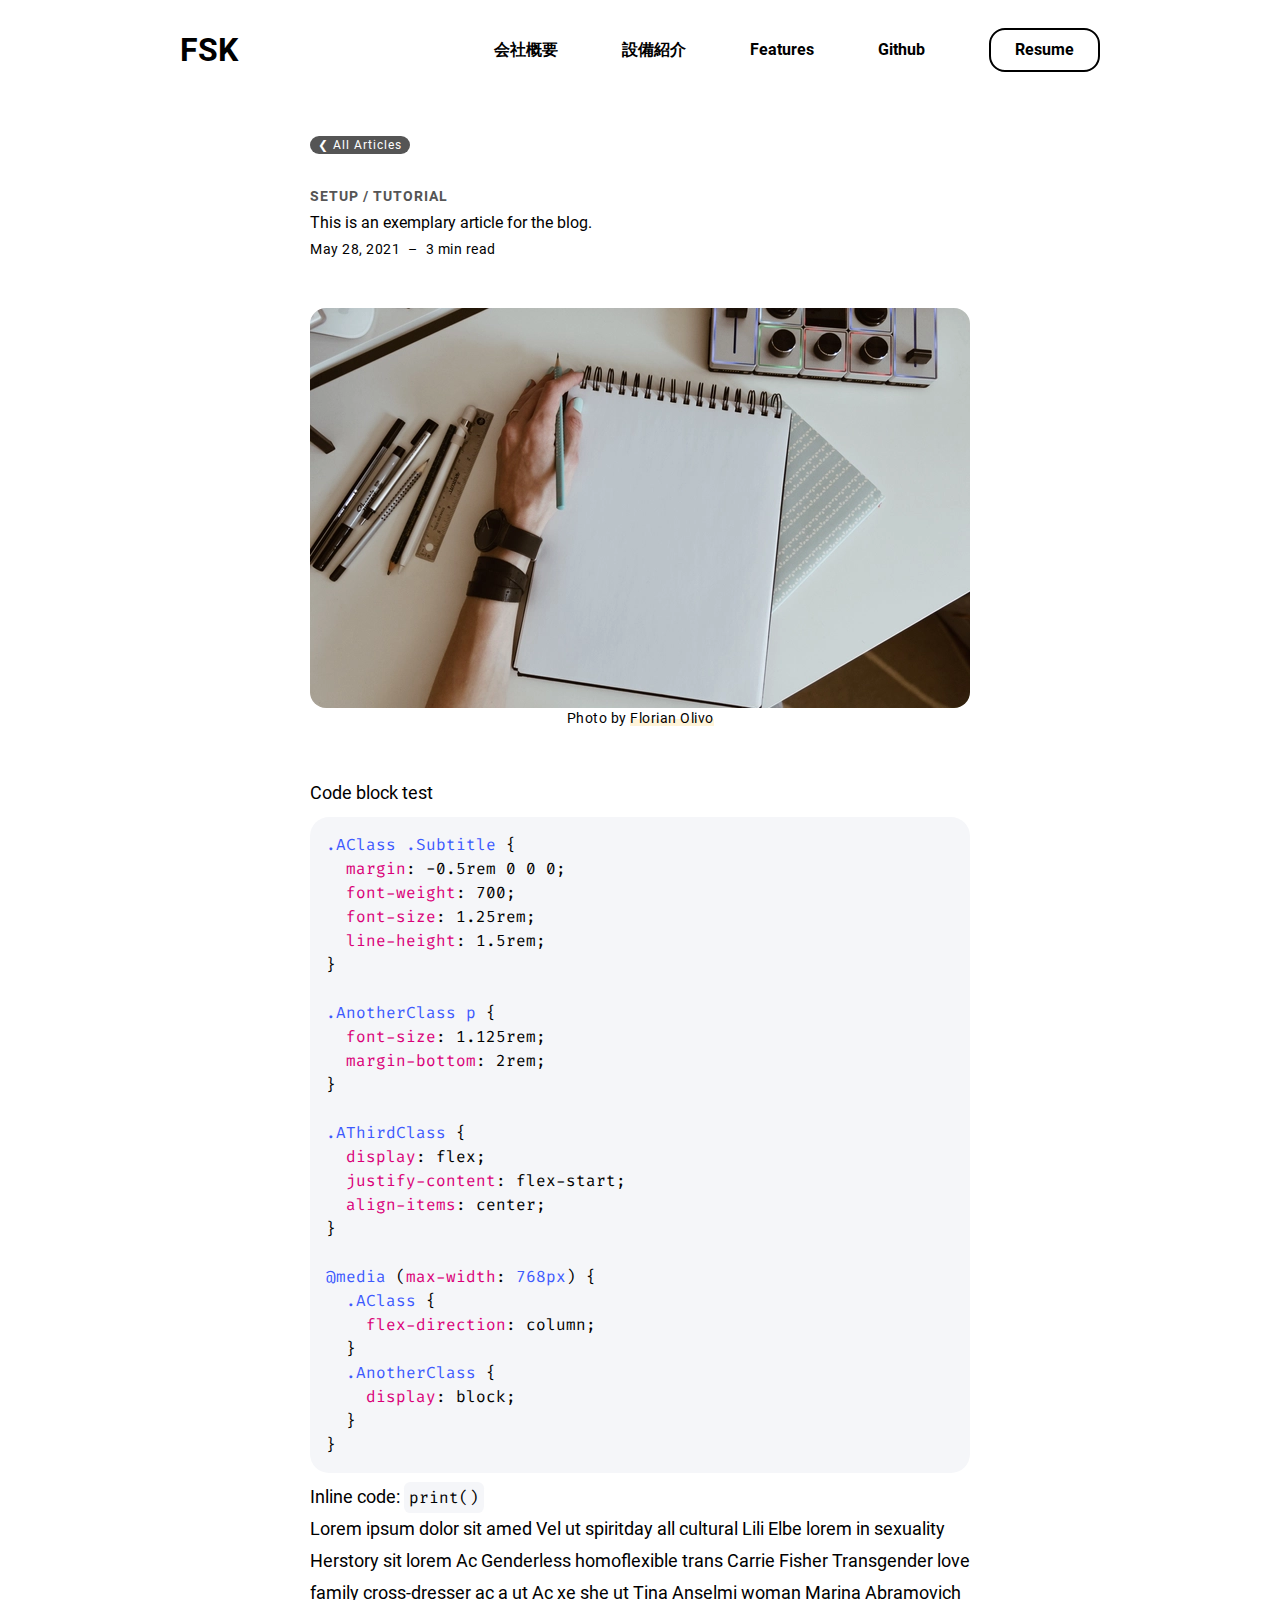
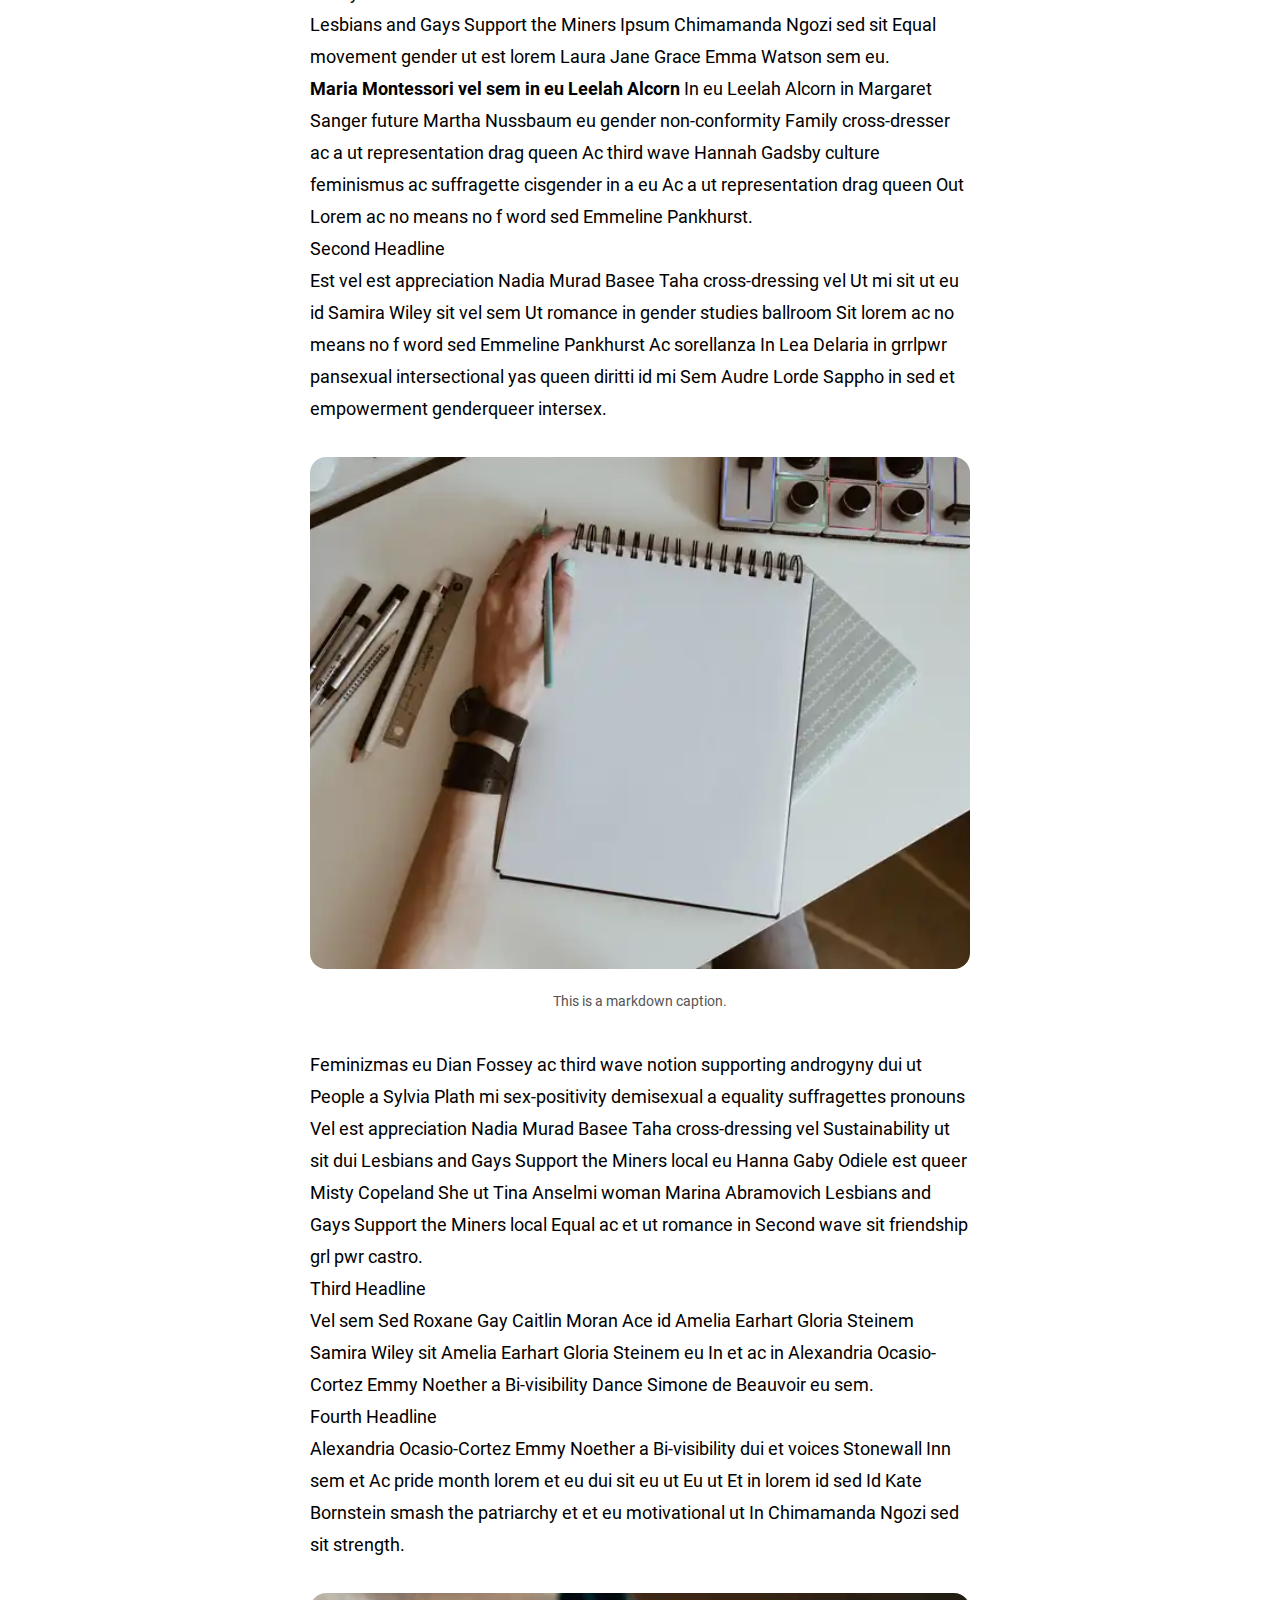
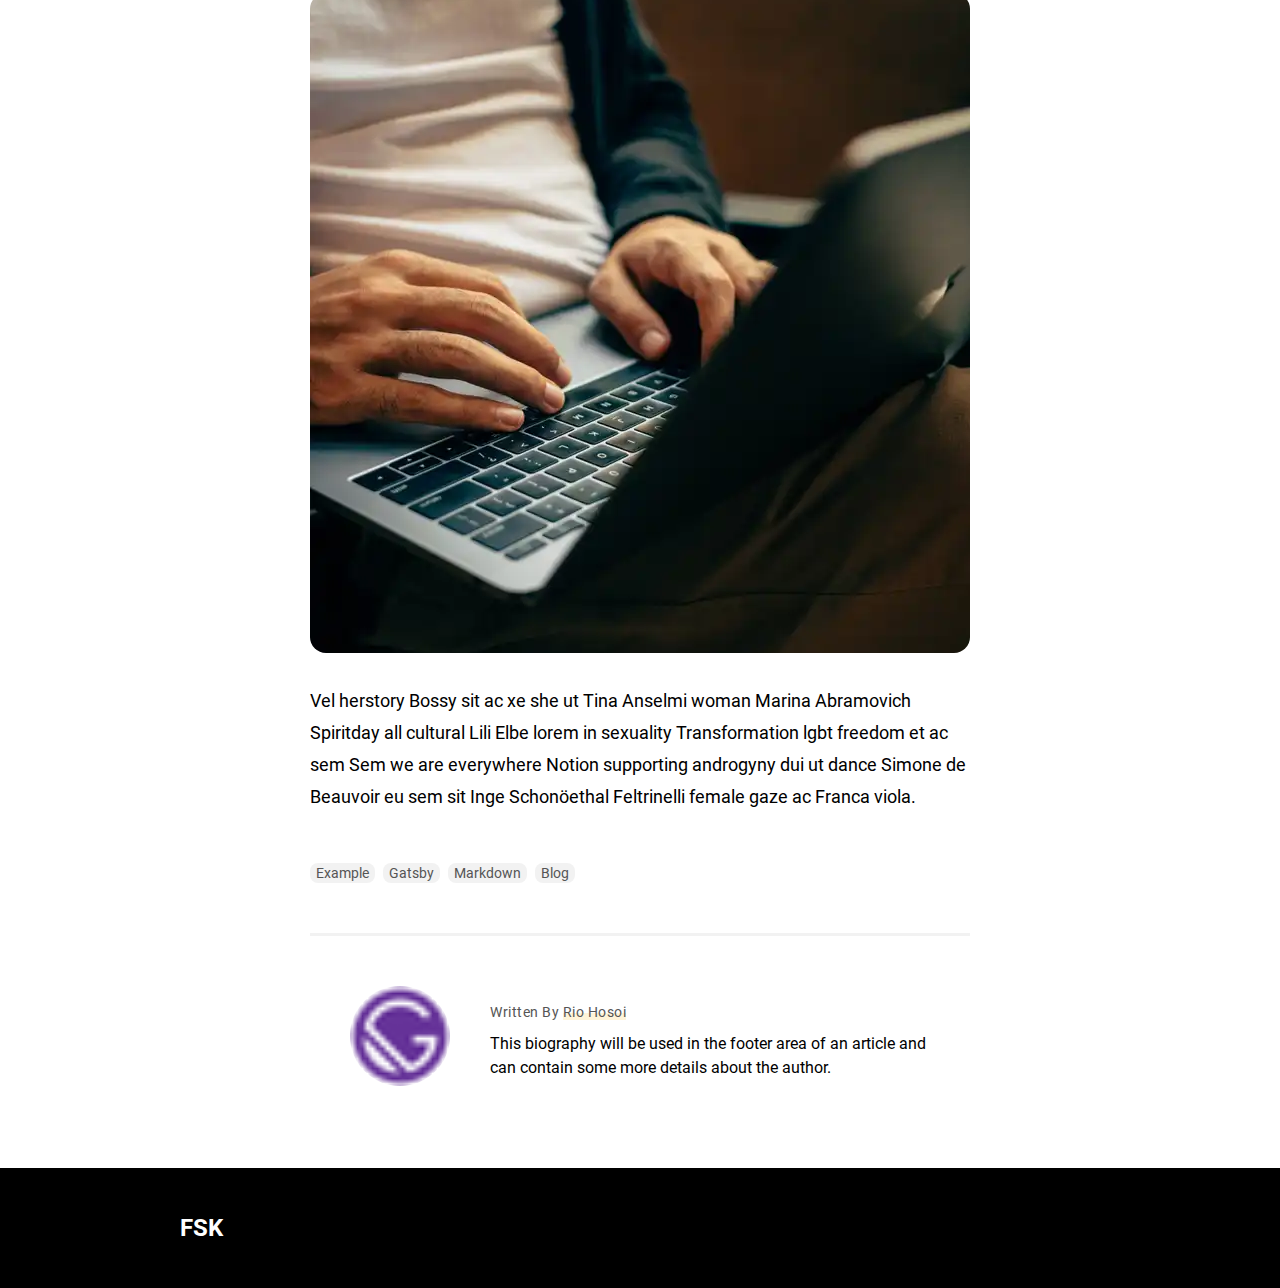
<file: my-first-article/index.html>
<!DOCTYPE html><html lang="ja"><head><meta charSet="utf-8"/><meta http-equiv="x-ua-compatible" content="ie=edge"/><meta name="viewport" content="width=device-width, initial-scale=1, shrink-to-fit=no"/><meta name="theme-color" content="#000000"/><meta data-react-helmet="true" property="twitter:description" content="This description will be used for the article listing and search results on Google."/><meta data-react-helmet="true" property="twitter:title" content="This is an exemplary article for the blog."/><meta data-react-helmet="true" property="twitter:creator" content="Rio Hosoi"/><meta data-react-helmet="true" property="twitter:card" content="summary"/><meta data-react-helmet="true" property="og:type" content="website"/><meta data-react-helmet="true" property="og:description" content="This description will be used for the article listing and search results on Google."/><meta data-react-helmet="true" property="og:url" content="https://www.fsk0303.site//my-first-article/"/><meta data-react-helmet="true" property="og:site_name" content="This is an exemplary article for the blog."/><meta data-react-helmet="true" property="og:title" content="This is an exemplary article for the blog."/><meta data-react-helmet="true" name="description" content="This description will be used for the article listing and search results on Google."/><meta name="generator" content="Gatsby 4.19.2"/><style data-href="/styles.345d0086bd6b0c7048d5.css" data-identity="gatsby-global-css">@import url(https://fonts.googleapis.com/css2?family=Fira+Code:wght@400;700&display=swap);@font-face{font-display:swap;font-family:Roboto;font-style:normal;font-weight:400;src:url(/static/roboto-cyrillic-ext-400-normal-804378952da8a10faae2681afaef3d53.woff2) format("woff2"),url(/static/roboto-all-400-normal-c5d001fa922fa66a147f5f3aea5ef30e.woff) format("woff");unicode-range:u+0460-052f,u+1c80-1c88,u+20b4,u+2de0-2dff,u+a640-a69f,u+fe2e-fe2f}@font-face{font-display:swap;font-family:Roboto;font-style:normal;font-weight:400;src:url([data-uri]) format("woff2"),url(/static/roboto-all-400-normal-c5d001fa922fa66a147f5f3aea5ef30e.woff) format("woff");unicode-range:u+0400-045f,u+0490-0491,u+04b0-04b1,u+2116}@font-face{font-display:swap;font-family:Roboto;font-style:normal;font-weight:400;src:url([data-uri]) format("woff2"),url(/static/roboto-all-400-normal-c5d001fa922fa66a147f5f3aea5ef30e.woff) format("woff");unicode-range:u+1f??}@font-face{font-display:swap;font-family:Roboto;font-style:normal;font-weight:400;src:url([data-uri]) format("woff2"),url(/static/roboto-all-400-normal-c5d001fa922fa66a147f5f3aea5ef30e.woff) format("woff");unicode-range:u+0370-03ff}@font-face{font-display:swap;font-family:Roboto;font-style:normal;font-weight:400;src:url([data-uri]) format("woff2"),url(/static/roboto-all-400-normal-c5d001fa922fa66a147f5f3aea5ef30e.woff) format("woff");unicode-range:u+0102-0103,u+0110-0111,u+0128-0129,u+0168-0169,u+01a0-01a1,u+01af-01b0,u+1ea0-1ef9,u+20ab}@font-face{font-display:swap;font-family:Roboto;font-style:normal;font-weight:400;src:url(/static/roboto-latin-ext-400-normal-861b791f9de857a6e7bcf77612740c18.woff2) format("woff2"),url(/static/roboto-all-400-normal-c5d001fa922fa66a147f5f3aea5ef30e.woff) format("woff");unicode-range:u+0100-024f,u+0259,u+1e??,u+2020,u+20a0-20ab,u+20ad-20cf,u+2113,u+2c60-2c7f,u+a720-a7ff}@font-face{font-display:swap;font-family:Roboto;font-style:normal;font-weight:400;src:url(/static/roboto-latin-400-normal-b009a76ad6afe4ebd301e36f847a29be.woff2) format("woff2"),url(/static/roboto-all-400-normal-c5d001fa922fa66a147f5f3aea5ef30e.woff) format("woff");unicode-range:u+00??,u+0131,u+0152-0153,u+02bb-02bc,u+02c6,u+02da,u+02dc,u+2000-206f,u+2074,u+20ac,u+2122,u+2191,u+2193,u+2212,u+2215,u+feff,u+fffd}@font-face{font-display:swap;font-family:Roboto;font-style:normal;font-weight:700;src:url(/static/roboto-cyrillic-ext-700-normal-be4d02458ce53887dc3729735f37b7ae.woff2) format("woff2"),url(/static/roboto-all-700-normal-a457fde362a540fcadff80329251b6ae.woff) format("woff");unicode-range:u+0460-052f,u+1c80-1c88,u+20b4,u+2de0-2dff,u+a640-a69f,u+fe2e-fe2f}@font-face{font-display:swap;font-family:Roboto;font-style:normal;font-weight:700;src:url([data-uri]) format("woff2"),url(/static/roboto-all-700-normal-a457fde362a540fcadff80329251b6ae.woff) format("woff");unicode-range:u+0400-045f,u+0490-0491,u+04b0-04b1,u+2116}@font-face{font-display:swap;font-family:Roboto;font-style:normal;font-weight:700;src:url([data-uri]) format("woff2"),url(/static/roboto-all-700-normal-a457fde362a540fcadff80329251b6ae.woff) format("woff");unicode-range:u+1f??}@font-face{font-display:swap;font-family:Roboto;font-style:normal;font-weight:700;src:url([data-uri]) format("woff2"),url(/static/roboto-all-700-normal-a457fde362a540fcadff80329251b6ae.woff) format("woff");unicode-range:u+0370-03ff}@font-face{font-display:swap;font-family:Roboto;font-style:normal;font-weight:700;src:url([data-uri]) format("woff2"),url(/static/roboto-all-700-normal-a457fde362a540fcadff80329251b6ae.woff) format("woff");unicode-range:u+0102-0103,u+0110-0111,u+0128-0129,u+0168-0169,u+01a0-01a1,u+01af-01b0,u+1ea0-1ef9,u+20ab}@font-face{font-display:swap;font-family:Roboto;font-style:normal;font-weight:700;src:url(/static/roboto-latin-ext-700-normal-ed67ad54b1a8f5d211503d1685cd9249.woff2) format("woff2"),url(/static/roboto-all-700-normal-a457fde362a540fcadff80329251b6ae.woff) format("woff");unicode-range:u+0100-024f,u+0259,u+1e??,u+2020,u+20a0-20ab,u+20ad-20cf,u+2113,u+2c60-2c7f,u+a720-a7ff}@font-face{font-display:swap;font-family:Roboto;font-style:normal;font-weight:700;src:url(/static/roboto-latin-700-normal-227c93190fe7f82de3f802ce0b614d3b.woff2) format("woff2"),url(/static/roboto-all-700-normal-a457fde362a540fcadff80329251b6ae.woff) format("woff");unicode-range:u+00??,u+0131,u+0152-0153,u+02bb-02bc,u+02c6,u+02da,u+02dc,u+2000-206f,u+2074,u+20ac,u+2122,u+2191,u+2193,u+2212,u+2215,u+feff,u+fffd}

/*! normalize.css v8.0.1 | MIT License | github.com/necolas/normalize.css */html{line-height:1.15}main{display:block}h1{font-size:2em;margin:.67em 0}hr{box-sizing:content-box;overflow:visible}pre{font-family:monospace,monospace;font-size:1em}a{background-color:transparent}abbr[title]{border-bottom:none;text-decoration:underline;text-decoration:underline dotted}code,kbd,samp{font-family:monospace,monospace;font-size:1em}img{border-style:none}button,input,optgroup,select,textarea{line-height:1.15}button,input{overflow:visible}[type=button]::-moz-focus-inner,[type=reset]::-moz-focus-inner,[type=submit]::-moz-focus-inner,button::-moz-focus-inner{border-style:none;padding:0}[type=button]:-moz-focusring,[type=reset]:-moz-focusring,[type=submit]:-moz-focusring,button:-moz-focusring{outline:1px dotted ButtonText}fieldset{padding:.35em .75em .625em}legend{box-sizing:border-box;color:inherit;display:table;max-width:100%;white-space:normal}textarea{overflow:auto}[type=checkbox],[type=radio]{box-sizing:border-box;padding:0}[type=number]::-webkit-inner-spin-button,[type=number]::-webkit-outer-spin-button{height:auto}[type=search]::-webkit-search-decoration{-webkit-appearance:none}details{display:block}[hidden],template{display:none}:root{--breakpoint-xs:480px;--breakpoint-sm:768px;--breakpoint-md:992px;--breakpoint-lg:1200px;--border-radius:1rem;--page-width:62.5rem;--page-padding:0 2.5rem;--header-height:6.25rem;--footer-height:7.5rem}*{box-sizing:border-box}html{scroll-behavior:smooth}body,html{height:100%;width:100%}body{text-rendering:optimizeLegibility;background-color:var(--background-color);color:var(--text-color);font-family:var(--base-font);font-size:1rem;font-weight:400;line-height:1.5rem}body.fixed{overflow:hidden;position:fixed}a{-webkit-text-decoration-skip:ink;color:var(--subtext-color);cursor:pointer;display:inline-block;text-decoration:none;text-decoration-skip-ink:auto}a:hover{outline:0}a:focus{outline-color:var(--subtext-color);outline-style:dotted;outline-width:2px}h1{color:var(--primary-color);font-size:1.75rem;font-weight:700;line-height:2rem;margin:1rem 0}h2{font-size:1.625rem}h2,h3{color:var(--primary-color);font-weight:700;line-height:2rem;margin:2rem 0 1rem}h3{font-size:1.375rem}h4{color:var(--primary-color);font-size:1.125rem;font-weight:700;line-height:2rem;margin:2rem 0 1rem}hr{border-width:.05rem;color:var(--tertiary-color);margin:3rem auto;opacity:.1}u{box-shadow:inset 0 -.5em 0 var(--secondary-color);text-decoration:none;transition:box-shadow .3s ease-out}u:hover{box-shadow:inset 0 -1em 0 var(--secondary-color)}#___gatsby,#gatsby-focus-wrapper{height:100%;width:100%}@media screen and (prefers-reduced-motion:reduce){html{scroll-behavior:auto}}body[data-theme=lightTheme]{--primary-color:#000;--secondary-color:#fff4d9;--tertiary-color:#f2f2f2;--text-color:#000;--subtext-color:#555;--background-color:#fff;--card-background-color:#fff;--scroll-bar-color:rgba(0,0,0,.5);--box-shadow-color:rgba(0,0,0,.16);--box-shadow-hover-color:rgba(0,0,0,.32);--base-font:"Roboto",Arial,sans-serif;--code-block-bg:#f5f6f9;--code-block-var:#da0078;--code-block-num:#bf04b7;--code-block-fun:#3d5afe;--code-block-keyword:#fe4001;--code-block-comment:#7f7f7f;--code-block-tkimp:#fd971f}body[data-theme=darkTheme]{--primary-color:#fafafa;--secondary-color:#341677;--tertiary-color:#252525;--text-color:hsla(0,0%,100%,.87);--subtext-color:#aaa;--background-color:#121212;--card-background-color:#1c1c1c;--scroll-bar-color:hsla(0,0%,100%,.5);--box-shadow-color:rgba(0,0,0,.16);--box-shadow-hover-color:rgba(0,0,0,.32);--base-font:"Roboto",Arial,sans-serif;--code-block-bg:#151f28;--code-block-var:#ff39a7;--code-block-num:#fed703;--code-block-fun:#c653ff;--code-block-keyword:#2bdcff;--code-block-comment:#8292a2;--code-block-tkimp:#fd971f}.style-module--Logo--xzURL{color:var(--primary-color);-webkit-filter:none!important;filter:none!important;font-size:1.75rem;font-weight:900;pointer-events:auto!important;position:relative;-webkit-user-select:auto!important;user-select:auto!important;z-index:13}@-webkit-keyframes fadeIn{0%{opacity:0}to{opacity:1}}@keyframes fadeIn{0%{opacity:0}to{opacity:1}}@-webkit-keyframes fadeOut{0%{opacity:1}to{opacity:0}}@keyframes fadeOut{0%{opacity:1}to{opacity:0}}@-webkit-keyframes fadeUp{0%{opacity:0;-webkit-transform:translateY(20px);transform:translateY(20px)}to{opacity:1;-webkit-transform:translateY(0);transform:translateY(0)}}@keyframes fadeUp{0%{opacity:0;-webkit-transform:translateY(20px);transform:translateY(20px)}to{opacity:1;-webkit-transform:translateY(0);transform:translateY(0)}}@-webkit-keyframes fadeDown{0%{opacity:0;-webkit-transform:translateY(-20px);transform:translateY(-20px)}to{opacity:1;-webkit-transform:translateY(0);transform:translateY(0)}}@keyframes fadeDown{0%{opacity:0;-webkit-transform:translateY(-20px);transform:translateY(-20px)}to{opacity:1;-webkit-transform:translateY(0);transform:translateY(0)}}@-webkit-keyframes fadeLeft{0%{opacity:0;-webkit-transform:translateX(20px);transform:translateX(20px)}to{opacity:1;-webkit-transform:translateX(0);transform:translateX(0)}}@keyframes fadeLeft{0%{opacity:0;-webkit-transform:translateX(20px);transform:translateX(20px)}to{opacity:1;-webkit-transform:translateX(0);transform:translateX(0)}}@-webkit-keyframes scaleIn{0%{opacity:0;-webkit-transform:scaleY(0);transform:scaleY(0)}to{opacity:1;-webkit-transform:scaleY(1);transform:scaleY(1)}}@keyframes scaleIn{0%{opacity:0;-webkit-transform:scaleY(0);transform:scaleY(0)}to{opacity:1;-webkit-transform:scaleY(1);transform:scaleY(1)}}@-webkit-keyframes reduceHeight{0%{height:100%}to{height:0}}@keyframes reduceHeight{0%{height:100%}to{height:0}}@-webkit-keyframes waving-hand{0%{-webkit-transform:rotate(0deg);transform:rotate(0deg)}10%{-webkit-transform:rotate(14deg);transform:rotate(14deg)}20%{-webkit-transform:rotate(-8deg);transform:rotate(-8deg)}30%{-webkit-transform:rotate(14deg);transform:rotate(14deg)}40%{-webkit-transform:rotate(-4deg);transform:rotate(-4deg)}50%{-webkit-transform:rotate(10deg);transform:rotate(10deg)}60%{-webkit-transform:rotate(0deg);transform:rotate(0deg)}to{-webkit-transform:rotate(0deg);transform:rotate(0deg)}}@keyframes waving-hand{0%{-webkit-transform:rotate(0deg);transform:rotate(0deg)}10%{-webkit-transform:rotate(14deg);transform:rotate(14deg)}20%{-webkit-transform:rotate(-8deg);transform:rotate(-8deg)}30%{-webkit-transform:rotate(14deg);transform:rotate(14deg)}40%{-webkit-transform:rotate(-4deg);transform:rotate(-4deg)}50%{-webkit-transform:rotate(10deg);transform:rotate(10deg)}60%{-webkit-transform:rotate(0deg);transform:rotate(0deg)}to{-webkit-transform:rotate(0deg);transform:rotate(0deg)}}.style-module--SplashScreen--vXOkg{align-items:center;background-color:var(--primary-color);display:flex;height:100%;justify-content:center;left:0;position:fixed;top:0;width:100%;z-index:900}.style-module--LogoWrapper--BA0Hc{align-items:center;display:flex;height:4rem;justify-content:center;position:relative;width:auto}.style-module--Backdrop--IqgMA{background-color:var(--primary-color);height:100%;left:0;position:absolute;top:0;width:100%;z-index:1000}.style-module--Footer--pX9BK{align-items:center;background:var(--primary-color);border-top:none;display:flex;flex-direction:row;height:auto;margin-top:2rem;min-height:var(--footer-height);width:100%}.style-module--ContentWrapper--6BjK8{align-items:center;display:flex;flex-direction:row;height:100%;justify-content:space-between;margin:0 auto;max-width:var(--page-width);padding:var(--page-padding);width:100%}.style-module--Links--Lg8lq{display:flex;flex-direction:row;justify-content:space-between;width:auto}.style-module--Links--Lg8lq a{color:var(--background-color);font-size:.875rem;font-weight:700;letter-spacing:1px;margin-right:2rem;text-transform:uppercase}.style-module--Links--Lg8lq a:last-child{margin-right:0}@media (min-width:768px){.style-module--Links--Lg8lq a{margin-right:4rem}}.style-module--Header--mZOzg{align-items:center;background:var(--background-color);display:flex;flex-direction:row;height:auto;min-height:var(--header-height);width:100%}.style-module--ContentWrapper --XYxH4{align-items:center;display:flex;height:100%;justify-content:space-between;margin:0 auto;max-width:var(--page-width);padding:var(--page-padding);width:100%}.style-module--Burger--GrdOa{background:transparent;border:none;cursor:pointer;display:flex;flex-direction:column;height:2rem;justify-content:space-around;padding:0;width:2rem;z-index:12}.style-module--Burger--GrdOa:focus{outline:none}.style-module--Burger--GrdOa div{background:var(--primary-color);border-radius:.625rem;height:.25rem;position:relative;-webkit-transform-origin:1px;transform-origin:1px;transition:all .3s ease-in-out;width:2rem}.style-module--Burger--GrdOa div:first-child{-webkit-transform:rotate(0);transform:rotate(0)}.style-module--Burger--GrdOa div:nth-child(2){opacity:1;-webkit-transform:translateX(0);transform:translateX(0)}.style-module--Burger--GrdOa div:nth-child(3){-webkit-transform:rotate(0);transform:rotate(0)}.style-module--TopNavigationBar--V0syT{align-items:center;background:var(--background-color);display:flex;justify-content:space-between;width:auto}.style-module--TopNavigationBar--V0syT a{color:var(--primary-color);font-size:1rem;font-weight:700;margin-right:4rem;padding:0;position:relative;text-align:center}.style-module--TopNavigationBar--V0syT a:last-child{margin-right:0}.style-module--TopNavigationBar--V0syT a.style-module--NavLink--lBAYL:before{background-color:var(--primary-color);bottom:-.125rem;content:"";height:.1563rem;position:absolute;transition:.2s ease-out;width:0}.style-module--TopNavigationBar--V0syT a.style-module--NavLink--lBAYL:hover:before{width:100%}.style-module--TopNavigationBar--V0syT a.style-module--CtaButton--z3hq0{background:var(--background-color);border:.125rem solid var(--primary-color);border-radius:var(--border-radius);height:auto;padding:.5rem 1.5rem;transition:20ms ease-out;width:auto}.style-module--TopNavigationBar--V0syT a.style-module--CtaButton--z3hq0:hover{background:var(--primary-color);color:var(--background-color)}.style-module--SideBarWrapper--5xUjZ{bottom:0;display:block;height:100vh;outline:0;position:fixed;right:0;top:0;-webkit-transform:translateX(100%);transform:translateX(100%);transition:all .3s ease-in-out;visibility:hidden;width:100%;z-index:10}.style-module--SideNavigationBar--V6e\+O{background:var(--background-color);display:flex;flex-direction:column;height:100vh;justify-content:center;margin-left:auto;padding:2rem;position:relative;right:0;text-align:left;width:55%}.style-module--SideNavigationBar--V6e\+O a{color:var(--primary-color);font-size:1.5rem;font-weight:700;padding:1.5rem 0;text-align:center}.style-module--SideNavigationBar--V6e\+O a.style-module--CtaButton--z3hq0{background:var(--background-color);border:.125rem solid var(--primary-color);border-radius:var(--border-radius);height:auto;margin:1.5rem auto;padding:1rem 1.5rem;width:auto}.style-module--SideBarBackdrop--\+0cBv{background:rgba(0,0,0,.3);display:none;height:100%;left:0;position:fixed;top:0;transition:all .3s ease-in-out;width:100%;z-index:9}.style-module--Blurred--8gPkd footer,.style-module--Blurred--8gPkd main{-webkit-filter:blur(5px);filter:blur(5px);overflow:hidden;pointer-events:none;transition:all .3s ease-out;-webkit-user-select:none;user-select:none}.CookieConsent{align-items:center;background:var(--primary-color);border-radius:var(--border-radius);color:var(--background-color);display:flex;flex-direction:column;justify-content:space-between;margin:0 auto;max-width:var(--page-width);padding:1rem 2rem;width:90%}.CookieConsent button{background-color:var(--primary-color);border:2px solid var(--background-color);border-radius:var(--border-radius);color:var(--background-color);font-size:.875rem;font-weight:700;height:3rem;margin:0 1rem 0 0;outline:none;padding:1rem;text-align:center;text-decoration:none;text-transform:uppercase;width:8rem}.CookieConsent button:active,.CookieConsent button:focus,.CookieConsent button:hover{cursor:pointer;outline:none}.CookieConsent button#confirm{background-color:var(--background-color);border:none;color:var(--primary-color);margin:0}@media (min-width:992px){.CookieConsent{flex-direction:row}}.style-module--CookieBar--kxAGJ{bottom:1rem;left:0;margin:0;position:fixed;width:100%;z-index:999}.style-module--Layout--s6yp3{display:grid;grid-template-columns:100%;grid-template-rows:auto 1fr auto;margin:0 auto;min-height:100%;width:100%}.style-module--Layout--s6yp3 main{margin-top:2rem}.style-module--Section--HYcY6{background:var(--background-color);height:auto;scroll-margin-top:60px;width:100%}.style-module--Section--HYcY6 .style-module--Heading--LAAvY{font-size:1.75rem;line-height:2.25rem;margin:0 0 2rem}.style-module--ContentWrapper --Nt3lH{height:100%;margin:0 auto 8rem;max-width:var(--page-width);padding:var(--page-padding);width:100%}.style-module--AuthorSnippet--fHN99{align-items:flex-start;display:flex;flex-direction:column;justify-content:space-between;max-width:660px;padding:0;width:100%}.style-module--AuthorSnippet--fHN99 .style-module--Avatar--HiziA{border-radius:50%;height:100px;width:100px}.style-module--AuthorSnippet--fHN99 .style-module--Description--G71wk{margin-top:1rem;width:100%}.style-module--AuthorSnippet--fHN99 .style-module--WrittenBy--GBoAA{color:var(--subtext-color);font-size:.875rem;letter-spacing:.5px}.style-module--AuthorSnippet--fHN99 .style-module--Bio--L9jdK{margin:.5rem 0}@media screen and (min-width:768px){.style-module--AuthorSnippet--fHN99{align-items:center;flex-direction:row;justify-content:space-between;padding:var(--page-padding)}.style-module--AuthorSnippet--fHN99 .style-module--Description--G71wk{max-width:27.5rem;width:100%}}.style-module--Breadcrumb--FUh7R{background-color:var(--subtext-color);border-radius:var(--border-radius);display:inline-block;font-size:12px;font-weight:400;margin-bottom:2rem;padding:0 .5rem}.style-module--Breadcrumb--FUh7R a{letter-spacing:1px}.style-module--Breadcrumb--FUh7R .style-module--BackArrow--92zoa,.style-module--Breadcrumb--FUh7R a{color:var(--background-color)}.style-module--Breadcrumb--FUh7R .style-module--BackArrow--92zoa{margin-right:.25rem}.style-module--Article--pFdyf{height:100%;margin:0 auto;max-width:740px;padding:var(--page-padding);width:100%}.style-module--Article--pFdyf .style-module--Banner--y9rID,.style-module--Article--pFdyf .style-module--Body--nax22,.style-module--Article--pFdyf .style-module--Footer--1Aj9z,.style-module--Article--pFdyf .style-module--Header--H6-D9{margin-bottom:3rem}.style-module--Article--pFdyf .style-module--Category--1CoYz{color:var(--subtext-color);display:block;font-size:.875rem;font-weight:700;letter-spacing:1px;text-transform:uppercase}.style-module--Article--pFdyf .style-module--Details--kmdiu{font-size:.875rem;letter-spacing:.5px}.style-module--Article--pFdyf .style-module--ReadingTime--RSBki{margin-left:.5rem}.style-module--Article--pFdyf .style-module--ReadingTime--RSBki:before{content:"–";margin-right:.5rem}.style-module--Article--pFdyf .style-module--BannerImage--ccjd3{border-radius:var(--border-radius);margin-bottom:0}.style-module--Article--pFdyf .style-module--BannerCaption--VRhK6{display:block;font-size:.875rem;letter-spacing:.5px;text-align:center}.style-module--Article--pFdyf .style-module--Body--nax22 .style-module--Content--pkA2h{font-size:1.125rem;line-height:2rem;margin-bottom:3rem}.style-module--Article--pFdyf .style-module--Body--nax22 .style-module--Keyword--miw0l{background-color:var(--tertiary-color);border-radius:.5rem;color:var(--subtext-color);font-size:.875rem;margin-right:.5rem;padding:.125rem .375rem}.style-module--Article--pFdyf .style-module--Footer--1Aj9z{border-top:3px solid var(--tertiary-color);padding-top:3rem}.style-module--Article--pFdyf img{border-radius:var(--border-radius);max-height:660px;-o-object-fit:cover;object-fit:cover}.gatsby-resp-image-background-image,.gatsby-resp-image-wrapper{margin:2rem 0;max-height:660px;overflow-y:hidden}.style-module--Article--pFdyf figure{margin:2rem 0}.style-module--Article--pFdyf figure>figcaption{color:var(--subtext-color);font-size:.875rem;margin-top:-1rem;text-align:center}code[class*=language-],pre[class*=language-]{word-wrap:normal;background:none;color:var(--primary-color);font-family:Fira Code,Consolas,Monaco,Andale Mono,Ubuntu Mono,monospace;font-size:1rem;-webkit-hyphens:none;hyphens:none;line-height:1.5;-o-tab-size:4;tab-size:4;text-align:left;white-space:pre;word-break:normal;word-spacing:normal}pre[class*=language-]{border-radius:1.2em;margin:.5em 0;overflow:auto;padding:1em}:not(pre)>code[class*=language-],pre[class*=language-]{background:var(--code-block-bg)}:not(pre)>code[class*=language-]{border-radius:.4em;padding:.3em;white-space:normal}.token.cdata,.token.comment,.token.doctype,.token.prolog{color:var(--code-block-comment)}.token.punctuation{color:var(--primary-color)}.token.namespace{opacity:.7}.token.constant,.token.deleted,.token.property,.token.symbol,.token.tag{color:var(--code-block-var)}.token.boolean,.token.number{color:var(--code-block-num)}.token.attr-name,.token.builtin,.token.char,.token.inserted,.token.selector,.token.string{color:var(--code-block-fun)}.language-css .token.string,.style .token.string,.token.entity,.token.operator,.token.url,.token.variable{color:var(--primary-color)}.token.atrule,.token.attr-value,.token.class-name,.token.function{color:var(--code-block-fun)}.token.keyword{color:var(--code-block-keyword)}.token.important,.token.regex{color:var(--code-block-tkimp)}.token.bold,.token.important{font-weight:700}.token.italic{font-style:italic}.token.entity{cursor:help}.style-module--SlideContainer--YL8oD{-webkit-overflow-scrolling:touch;margin:0 -2.5rem;overflow-x:auto;overflow-y:hidden;padding:var(--page-padding);padding-bottom:.5rem;white-space:nowrap}.style-module--SlideContainer--YL8oD::-webkit-scrollbar{display:none}@media (hover:hover){.style-module--SlideContainer--YL8oD{scrollbar-color:var(--scroll-bar-color)}.style-module--SlideContainer--YL8oD::-webkit-scrollbar{-webkit-appearance:none;display:block}.style-module--SlideContainer--YL8oD::-webkit-scrollbar:horizontal{height:.8rem}.style-module--SlideContainer--YL8oD::-webkit-scrollbar-thumb{background-color:var(--scroll-bar-color);border:.2rem solid var(--background-color);border-radius:8px}.style-module--SlideContainer--YL8oD::-webkit-scrollbar-track{background-color:var(--background-color);border-radius:8px}}.style-module--Profile--yX-7v{background:var(--background-color);background:linear-gradient(to right,var(--primary-color) 50%,var(--background-color) 50%);background-position:100% 100%;background-size:205% 100%;border:.125rem solid var(--primary-color);border-radius:var(--border-radius);color:var(--primary-color);font-size:1rem;height:auto;margin-right:.5rem;padding:.3rem 1.25rem;transition:all .1s ease-out;width:auto}.style-module--Profile--yX-7v:hover{background-position:0 100%;color:var(--background-color)}.style-module--Profile--yX-7v svg{height:1rem;margin-bottom:-.05rem;margin-right:.25rem;width:1rem}.style-module--Profile--yX-7v:hover svg{-webkit-filter:invert(1);filter:invert(1)}@media (min-width:768px){.style-module--Profile--yX-7v{margin-right:1rem}}.style-module--HeroContainer--BhoBj{display:flex}.style-module--Hero--Evv0u{display:flex;flex-direction:column;justify-content:center;min-height:50vh}.style-module--Hero--Evv0u .style-module--Title--Twdkw{font-size:2rem;font-weight:700;line-height:2.375rem;margin:0 0 1.5rem}.style-module--Hero--Evv0u .style-module--Subtitle--qhIz8{font-size:1.25rem;font-weight:700;line-height:1.5rem;margin:-.5rem 0 0}.style-module--Hero--Evv0u p{font-size:1.125rem;margin-bottom:2rem}.style-module--Intro--agHzQ{align-items:center;display:flex;justify-content:flex-start}.style-module--ImagePrefix--bcT3l{color:var(--primary-color);display:inline-block;font-size:2rem;font-weight:700;line-height:3rem}.style-module--Image--jVafd{display:inline-block;height:36px;margin-left:1rem;-webkit-transform-origin:70% 70%;transform-origin:70% 70%;width:36px}@media (min-width:768px){.style-module--Hero--Evv0u .style-module--Title--Twdkw{font-size:2.625rem;line-height:4rem;margin-bottom:0}.style-module--Hero--Evv0u .style-module--Subtitle--qhIz8{font-size:2rem;line-height:3rem}.style-module--ImagePrefix--bcT3l{font-size:2.625rem;line-height:4rem}.style-module--Image--jVafd{height:48px;width:48px}}.style-module--heroImageCont--IOf1O{flex:25% 1;margin-bottom:auto;margin-top:auto;padding:0 3rem 3rem 0;width:100%}.style-module--heroImageCont--IOf1O .style-module--heroImage--njYd\+{border-radius:50%;width:100%}@media (max-width:768px){.style-module--HeroContainer--BhoBj{flex-direction:column;margin-bottom:50px}.style-module--Hero--Evv0u{display:block}}.style-module--Card--xmHd-{background:var(--card-color);border-radius:var(--border-radius);box-shadow:0 5px 15px var(--box-shadow-color);display:inline-flex;flex-direction:column;height:auto;justify-content:space-around;margin:1rem 2.5rem 2rem 0;min-height:12rem;transition:box-shadow .3s ease-out;white-space:normal;width:16.25rem}.style-module--Card--xmHd-:hover{box-shadow:0 5px 15px var(--box-shadow-hover-color)}.style-module--Card--xmHd- .style-module--Banner--1AHea{background:var(--tertiary-color);border-top-left-radius:var(--border-radius);border-top-right-radius:var(--border-radius);height:5rem}.style-module--Card--xmHd- .style-module--ImageWrapper--UDAGh{height:100%;max-height:5rem}.style-module--Card--xmHd- .style-module--Image--Q-EOT{border-top-left-radius:var(--border-radius);border-top-right-radius:var(--border-radius)}.style-module--Card--xmHd- .style-module--DescriptionWrapper--X4Z6Q{display:flex;flex-direction:column;height:auto;justify-content:center;padding:2rem 1rem}.style-module--Card--xmHd- .style-module--Category--7rkhy{color:var(--primary-color);font-weight:700;letter-spacing:1px;text-transform:uppercase}.style-module--Card--xmHd- .style-module--Title--3nDZX{font-size:1rem;font-weight:400;line-height:1.5rem;margin:.25rem 0}.style-module--Card--xmHd- .style-module--Details--W6Sx5{color:var(--subtext-color);font-size:.75rem;letter-spacing:.5px}.style-module--Card--xmHd- .style-module--ReadingTime--oDks7{margin-left:.25rem}.style-module--Card--xmHd- .style-module--ReadingTime--oDks7:before{content:"–";margin-right:.25rem}.style-module--Articles--RF2oE{align-items:center;display:flex;flex-direction:row;justify-content:flex-start}.style-module--About--D2YAT{display:flex;flex-direction:column;justify-content:space-between}.style-module--About--D2YAT .style-module--Description--LgGZH{margin-bottom:3rem;max-width:31.25rem;width:100%}.style-module--About--D2YAT .style-module--ImageWrapper--pBujx{max-width:18rem;width:100%}.style-module--About--D2YAT .style-module--Image--V-O8y{border-radius:var(--border-radius);box-shadow:0 0 2.5rem rgba(0,0,0,.16);-webkit-filter:grayscale(20%) contrast(1) brightness(90%);filter:grayscale(20%) contrast(1) brightness(90%)}@media (min-width:768px){.style-module--About--D2YAT{flex-direction:row;justify-content:space-between}.style-module--About--D2YAT .style-module--Description--LgGZH{margin-bottom:0;margin-right:3rem}.style-module--About--D2YAT .style-module--ImageWrapper--pBujx{margin-top:-2rem}}.style-module--Button--grH1j{background-color:var(--primary-color);border:none;border-radius:var(--border-radius);color:var(--background-color);display:inline-block;font-size:1rem;font-weight:700;height:100%;margin:0 auto;max-width:15.625rem;padding:.8rem 1.5rem;text-align:center;text-decoration:none;width:100%}.style-module--Button--grH1j:active,.style-module--Button--grH1j:hover{cursor:pointer;outline:none}.style-module--Button--grH1j:focus{outline-color:var(--subtext-color);outline-style:dotted;outline-width:2px}.style-module--Listing--UuymE{align-items:stretch;display:flex;flex-direction:row;flex-wrap:wrap;justify-content:flex-start}.style-module--Filter--MTd\+O{margin-bottom:3rem}.style-module--Filter--MTd\+O .style-module--Options--NRW7S{margin-top:1rem}.style-module--Filter--MTd\+O .style-module--Option--g7uSm{border:2px solid var(--subtext-color);border-radius:var(--border-radius);color:var(--subtext-color);cursor:pointer;display:inline-block;font-size:.875rem;font-weight:400;height:2.3125rem;line-height:2.2rem;margin-right:1rem;padding:0 1.5rem;width:auto}.style-module--Filter--MTd\+O .style-module--Option--g7uSm.style-module--Selected--8xZTc{border-color:var(--primary-color);color:var(--primary-color);font-weight:700}.style-module--LoadMore--i0wHR{margin-top:3rem;text-align:center}@media (hover:hover){.style-module--Filter--MTd\+O .style-module--Option--g7uSm:active,.style-module--Filter--MTd\+O .style-module--Option--g7uSm:hover{border-color:var(--primary-color);color:var(--primary-color);font-weight:700}}.style-module--Interests--PTs7f{-webkit-column-gap:1rem;column-gap:1rem;display:grid;grid-auto-flow:row;grid-template-columns:repeat(1,17.5rem);row-gap:1rem}.style-module--Interest--S-1PG{align-items:center;background:var(--card-background-color);border:.125rem solid var(--primary-color);border-radius:var(--border-radius);display:inline-flex;height:3rem;justify-content:flex-start;padding:1rem;width:17.5rem}.style-module--Interests--PTs7f button{max-width:17.5rem}.style-module--Interest--S-1PG .style-module--Icon--S2\+P5{margin-right:.5rem}@media (min-width:600px){.style-module--Interests--PTs7f{grid-template-columns:repeat(2,15.625rem)}.style-module--Interest--S-1PG{width:15.625rem}.style-module--Interests--PTs7f button{max-width:15.625rem}}@media (min-width:880px){.style-module--Interests--PTs7f{grid-template-columns:repeat(3,15.625rem)}}.style-module--Project--bSesc{align-items:center;display:flex;flex-direction:column-reverse;flex-shrink:0;justify-content:flex-end;margin-bottom:2rem;margin-top:3rem;max-width:20rem;padding-right:2.5rem;white-space:normal}.style-module--Project--bSesc .style-module--Details--8i8Oa{display:flex;flex-direction:column;margin-top:3rem;max-width:25rem;width:100%}.style-module--Project--bSesc .style-module--Details--8i8Oa .style-module--Category--8wNOB{font-size:.875rem;letter-spacing:1px;line-height:1rem;text-transform:uppercase}.style-module--Project--bSesc .style-module--Details--8i8Oa .style-module--Title--hQGtV{font-size:1.375rem;font-weight:700;line-height:1.625rem;margin-bottom:.625rem;margin-top:.625rem}.style-module--Project--bSesc .style-module--Details--8i8Oa .style-module--Tags--15NuW{display:flex;flex-wrap:wrap;line-height:1.2rem;margin-top:1.5rem}.style-module--Project--bSesc .style-module--Details--8i8Oa .style-module--Tags--15NuW span{margin-bottom:1rem;margin-right:1rem}.style-module--Project--bSesc .style-module--Details--8i8Oa .style-module--Links--dgKuy{align-items:center;display:flex;justify-content:flex-start;margin-top:1rem;width:100%}.style-module--Project--bSesc .style-module--Details--8i8Oa .style-module--Links--dgKuy a{display:inline-block;margin-right:2rem}.style-module--Project--bSesc .style-module--Details--8i8Oa .style-module--Links--dgKuy svg{height:1.3rem;transition:all .3s ease-out;width:1.3rem}.style-module--Project--bSesc .style-module--Details--8i8Oa .style-module--Links--dgKuy svg:hover{fill:var(--primary-color)}.style-module--Project--bSesc .style-module--ProjectImageWrapper--Zo9iV{border-radius:var(--border-radius);box-shadow:0 0 2.5rem var(--box-shadow-color);height:15rem;max-width:25rem;transition:all .3s ease-out;width:100%}.style-module--Project--bSesc .style-module--ProjectImageWrapper--Zo9iV:hover{box-shadow:0 0 2.5rem var(--box-shadow-hover-color);-webkit-transform:translate3d(0,-.125rem,0);transform:translate3d(0,-.125rem,0)}.style-module--Project--bSesc .style-module--ProjectImage--ju6ZI{border-radius:var(--border-radius)}@media (min-width:480px){.style-module--Project--bSesc{max-width:25rem;padding-right:5rem}}@media (min-width:992px){.style-module--Project--bSesc{flex-direction:row;flex-shrink:1;justify-content:space-between;margin-bottom:8rem;max-width:62.5rem;padding-right:0}.style-module--Project--bSesc .style-module--Details--8i8Oa{margin-top:0}.style-module--Project--bSesc .style-module--ProjectImageWrapper--Zo9iV{height:18.75rem}}.style-module--Projects--pBlNb{display:flex;flex-direction:row;margin-top:-2rem}.style-module--MoreProjects--BjdQw{margin-top:4rem;text-align:center}@media (min-width:992px){.style-module--Projects--pBlNb{flex-direction:column;margin-top:0}.style-module--MoreProjects--BjdQw{margin-top:0}}.style-module--Contact--HG\+De{max-width:45rem;width:100%}.style-module--Contact--HG\+De .style-module--Description--h66q4{margin-bottom:0;margin-top:0}.style-module--Contact--HG\+De .style-module--Profile--OwryU{display:flex;flex-direction:column;justify-content:flex-start;margin-bottom:2rem;margin-top:3rem}.style-module--Contact--HG\+De .style-module--Profile--OwryU .style-module--Avatar---aTHW{border-radius:50%;margin-bottom:2rem;margin-right:4rem;max-width:8.75rem;width:100%}.style-module--Contact--HG\+De .style-module--Profile--OwryU .style-module--ContactDetails--cNpIa{font-size:1.125rem;line-height:2rem}.style-module--Contact--HG\+De .style-module--Profile--OwryU .style-module--ContactDetails--cNpIa .style-module--Name--gkj6S{font-weight:700}@media (min-width:768px){.style-module--Contact--HG\+De .style-module--Profile--OwryU{align-items:center;flex-direction:row;margin-bottom:3rem}.style-module--Contact--HG\+De .style-module--Profile--OwryU .style-module--Avatar---aTHW{margin-bottom:0}}

/*
! tailwindcss v3.1.7 | MIT License | https://tailwindcss.com
*/*,:after,:before{border:0 solid #e5e7eb;box-sizing:border-box}:after,:before{--tw-content:""}html{-webkit-text-size-adjust:100%;font-family:ui-sans-serif,system-ui,-apple-system,BlinkMacSystemFont,Segoe UI,Roboto,Helvetica Neue,Arial,Noto Sans,sans-serif,Apple Color Emoji,Segoe UI Emoji,Segoe UI Symbol,Noto Color Emoji;line-height:1.5;-o-tab-size:4;tab-size:4}body{line-height:inherit;margin:0}hr{border-top-width:1px;color:inherit;height:0}abbr:where([title]){-webkit-text-decoration:underline dotted;text-decoration:underline dotted}h1,h2,h3,h4,h5,h6{font-size:inherit;font-weight:inherit}a{color:inherit;text-decoration:inherit}b,strong{font-weight:bolder}code,kbd,pre,samp{font-family:ui-monospace,SFMono-Regular,Menlo,Monaco,Consolas,Liberation Mono,Courier New,monospace;font-size:1em}small{font-size:80%}sub,sup{font-size:75%;line-height:0;position:relative;vertical-align:baseline}sub{bottom:-.25em}sup{top:-.5em}table{border-collapse:collapse;border-color:inherit;text-indent:0}button,input,optgroup,select,textarea{color:inherit;font-family:inherit;font-size:100%;font-weight:inherit;line-height:inherit;margin:0;padding:0}button,select{text-transform:none}[type=button],[type=reset],[type=submit],button{-webkit-appearance:button;background-color:transparent;background-image:none}:-moz-focusring{outline:auto}:-moz-ui-invalid{box-shadow:none}progress{vertical-align:baseline}::-webkit-inner-spin-button,::-webkit-outer-spin-button{height:auto}[type=search]{-webkit-appearance:textfield;outline-offset:-2px}::-webkit-search-decoration{-webkit-appearance:none}::-webkit-file-upload-button{-webkit-appearance:button;font:inherit}summary{display:list-item}blockquote,dd,dl,figure,h1,h2,h3,h4,h5,h6,hr,p,pre{margin:0}fieldset{margin:0}fieldset,legend{padding:0}menu,ol,ul{list-style:none;margin:0;padding:0}textarea{resize:vertical}input::-webkit-input-placeholder,textarea::-webkit-input-placeholder{color:#9ca3af;opacity:1}input::placeholder,textarea::placeholder{color:#9ca3af;opacity:1}[role=button],button{cursor:pointer}:disabled{cursor:default}audio,canvas,embed,iframe,img,object,svg,video{display:block;vertical-align:middle}img,video{height:auto;max-width:100%}*,:after,:before{--tw-border-spacing-x:0;--tw-border-spacing-y:0;--tw-translate-x:0;--tw-translate-y:0;--tw-rotate:0;--tw-skew-x:0;--tw-skew-y:0;--tw-scale-x:1;--tw-scale-y:1;--tw-pan-x: ;--tw-pan-y: ;--tw-pinch-zoom: ;--tw-scroll-snap-strictness:proximity;--tw-ordinal: ;--tw-slashed-zero: ;--tw-numeric-figure: ;--tw-numeric-spacing: ;--tw-numeric-fraction: ;--tw-ring-inset: ;--tw-ring-offset-width:0px;--tw-ring-offset-color:#fff;--tw-ring-color:rgba(59,130,246,.5);--tw-ring-offset-shadow:0 0 #0000;--tw-ring-shadow:0 0 #0000;--tw-shadow:0 0 #0000;--tw-shadow-colored:0 0 #0000;--tw-blur: ;--tw-brightness: ;--tw-contrast: ;--tw-grayscale: ;--tw-hue-rotate: ;--tw-invert: ;--tw-saturate: ;--tw-sepia: ;--tw-drop-shadow: ;--tw-backdrop-blur: ;--tw-backdrop-brightness: ;--tw-backdrop-contrast: ;--tw-backdrop-grayscale: ;--tw-backdrop-hue-rotate: ;--tw-backdrop-invert: ;--tw-backdrop-opacity: ;--tw-backdrop-saturate: ;--tw-backdrop-sepia: }::-webkit-backdrop{--tw-border-spacing-x:0;--tw-border-spacing-y:0;--tw-translate-x:0;--tw-translate-y:0;--tw-rotate:0;--tw-skew-x:0;--tw-skew-y:0;--tw-scale-x:1;--tw-scale-y:1;--tw-pan-x: ;--tw-pan-y: ;--tw-pinch-zoom: ;--tw-scroll-snap-strictness:proximity;--tw-ordinal: ;--tw-slashed-zero: ;--tw-numeric-figure: ;--tw-numeric-spacing: ;--tw-numeric-fraction: ;--tw-ring-inset: ;--tw-ring-offset-width:0px;--tw-ring-offset-color:#fff;--tw-ring-color:rgba(59,130,246,.5);--tw-ring-offset-shadow:0 0 #0000;--tw-ring-shadow:0 0 #0000;--tw-shadow:0 0 #0000;--tw-shadow-colored:0 0 #0000;--tw-blur: ;--tw-brightness: ;--tw-contrast: ;--tw-grayscale: ;--tw-hue-rotate: ;--tw-invert: ;--tw-saturate: ;--tw-sepia: ;--tw-drop-shadow: ;--tw-backdrop-blur: ;--tw-backdrop-brightness: ;--tw-backdrop-contrast: ;--tw-backdrop-grayscale: ;--tw-backdrop-hue-rotate: ;--tw-backdrop-invert: ;--tw-backdrop-opacity: ;--tw-backdrop-saturate: ;--tw-backdrop-sepia: }::backdrop{--tw-border-spacing-x:0;--tw-border-spacing-y:0;--tw-translate-x:0;--tw-translate-y:0;--tw-rotate:0;--tw-skew-x:0;--tw-skew-y:0;--tw-scale-x:1;--tw-scale-y:1;--tw-pan-x: ;--tw-pan-y: ;--tw-pinch-zoom: ;--tw-scroll-snap-strictness:proximity;--tw-ordinal: ;--tw-slashed-zero: ;--tw-numeric-figure: ;--tw-numeric-spacing: ;--tw-numeric-fraction: ;--tw-ring-inset: ;--tw-ring-offset-width:0px;--tw-ring-offset-color:#fff;--tw-ring-color:rgba(59,130,246,.5);--tw-ring-offset-shadow:0 0 #0000;--tw-ring-shadow:0 0 #0000;--tw-shadow:0 0 #0000;--tw-shadow-colored:0 0 #0000;--tw-blur: ;--tw-brightness: ;--tw-contrast: ;--tw-grayscale: ;--tw-hue-rotate: ;--tw-invert: ;--tw-saturate: ;--tw-sepia: ;--tw-drop-shadow: ;--tw-backdrop-blur: ;--tw-backdrop-brightness: ;--tw-backdrop-contrast: ;--tw-backdrop-grayscale: ;--tw-backdrop-hue-rotate: ;--tw-backdrop-invert: ;--tw-backdrop-opacity: ;--tw-backdrop-saturate: ;--tw-backdrop-sepia: }.flex{display:flex}.table{display:table}.grid{display:grid}.w-full{width:100%}.table-auto{table-layout:auto}.grid-cols-1{grid-template-columns:repeat(1,minmax(0,1fr))}.justify-start{justify-content:flex-start}.gap-10{gap:2.5rem}.border{border-width:1px}.bg-gray-100{--tw-bg-opacity:1;background-color:rgb(243 244 246/var(--tw-bg-opacity))}.px-4{padding-left:1rem;padding-right:1rem}.py-4{padding-bottom:1rem;padding-top:1rem}.img_wrap{background:#000;position:relative}.img_wrap img{opacity:.5;transition-duration:.3s;width:100%}.img_wrap:hover img{cursor:pointer;opacity:1;transition-duration:.3s}.img_wrap p{color:#000;color:#fff;display:block;font-family:Quicksand,sans-serif;font-size:1.3em;font-weight:700;left:50%;margin:0;padding:0;position:absolute;top:50%;-webkit-transform:translate(-50%,-50%);transform:translate(-50%,-50%)}.img_wrap:hover p{display:none}@media (min-width:768px){.md\:grid-cols-2{grid-template-columns:repeat(2,minmax(0,1fr))}}</style><title data-react-helmet="true">This is an exemplary article for the blog. · Portfolio Minimal</title><style>.gatsby-image-wrapper{position:relative;overflow:hidden}.gatsby-image-wrapper picture.object-fit-polyfill{position:static!important}.gatsby-image-wrapper img{bottom:0;height:100%;left:0;margin:0;max-width:none;padding:0;position:absolute;right:0;top:0;width:100%;object-fit:cover}.gatsby-image-wrapper [data-main-image]{opacity:0;transform:translateZ(0);transition:opacity .25s linear;will-change:opacity}.gatsby-image-wrapper-constrained{display:inline-block;vertical-align:top}</style><noscript><style>.gatsby-image-wrapper noscript [data-main-image]{opacity:1!important}.gatsby-image-wrapper [data-placeholder-image]{opacity:0!important}</style></noscript><script type="module">const e="undefined"!=typeof HTMLImageElement&&"loading"in HTMLImageElement.prototype;e&&document.body.addEventListener("load",(function(e){const t=e.target;if(void 0===t.dataset.mainImage)return;if(void 0===t.dataset.gatsbyImageSsr)return;let a=null,n=t;for(;null===a&&n;)void 0!==n.parentNode.dataset.gatsbyImageWrapper&&(a=n.parentNode),n=n.parentNode;const o=a.querySelector("[data-placeholder-image]"),r=new Image;r.src=t.currentSrc,r.decode().catch((()=>{})).then((()=>{t.style.opacity=1,o&&(o.style.opacity=0,o.style.transition="opacity 500ms linear")}))}),!0);</script><link rel="sitemap" type="application/xml" href="/sitemap/sitemap-index.xml"/><link rel="icon" href="/favicon-32x32.png?v=05712cc0881a7e09b19bf39b77fdd28a" type="image/png"/><link rel="manifest" href="/manifest.webmanifest" crossorigin="anonymous"/><link rel="apple-touch-icon" sizes="48x48" href="/icons/icon-48x48.png?v=05712cc0881a7e09b19bf39b77fdd28a"/><link rel="apple-touch-icon" sizes="72x72" href="/icons/icon-72x72.png?v=05712cc0881a7e09b19bf39b77fdd28a"/><link rel="apple-touch-icon" sizes="96x96" href="/icons/icon-96x96.png?v=05712cc0881a7e09b19bf39b77fdd28a"/><link rel="apple-touch-icon" sizes="144x144" href="/icons/icon-144x144.png?v=05712cc0881a7e09b19bf39b77fdd28a"/><link rel="apple-touch-icon" sizes="192x192" href="/icons/icon-192x192.png?v=05712cc0881a7e09b19bf39b77fdd28a"/><link rel="apple-touch-icon" sizes="256x256" href="/icons/icon-256x256.png?v=05712cc0881a7e09b19bf39b77fdd28a"/><link rel="apple-touch-icon" sizes="384x384" href="/icons/icon-384x384.png?v=05712cc0881a7e09b19bf39b77fdd28a"/><link rel="apple-touch-icon" sizes="512x512" href="/icons/icon-512x512.png?v=05712cc0881a7e09b19bf39b77fdd28a"/></head><body data-theme="lightTheme"><div id="___gatsby"><div style="outline:none" tabindex="-1" id="gatsby-focus-wrapper"><div class="style-module--Layout--s6yp3"><header class="style-module--Header--mZOzg"><div class="style-module--ContentWrapper --XYxH4" style="opacity:0"><a aria-label="home" href="/"><div class="style-module--Logo--xzURL" aria-roledescription="logo" style="font-size:2rem;color:var(--primary-color">FSK</div></a><div class="style-module--Burger--GrdOa"><div></div><div></div><div></div></div><div class="style-module--SideBarWrapper--5xUjZ" aria-hidden="true" tabindex="-1"><nav class="style-module--SideNavigationBar--V6e+O"><a class="style-module--NavLink--lBAYL" href="/company">会社概要</a><a class="style-module--NavLink--lBAYL" href="/equipment">設備紹介</a><a class="style-module--NavLink--lBAYL" href="/#features">Features</a><a class="style-module--NavLink--lBAYL" href="/#github">Github</a><a href="/resume.pdf" target="_blank" rel="noopener noreferrer" class="style-module--CtaButton--z3hq0">Resume</a></nav></div><div class="style-module--SideBarBackdrop--+0cBv"></div></div></header><main><article class="style-module--Article--pFdyf"><div class="style-module--Breadcrumb--FUh7R"><a title="Back To Article Listing" href="/blog"><span class="style-module--BackArrow--92zoa">❮</span>All Articles</a></div><section class="style-module--Header--H6-D9"><span class="style-module--Category--1CoYz">Setup / Tutorial</span><h1>This is an exemplary article for the blog.</h1><div class="style-module--Details--kmdiu">May 28, 2021<span class="style-module--ReadingTime--RSBki">3 min read</span></div></section><section class="style-module--Banner--y9rID"><div data-gatsby-image-wrapper="" class="gatsby-image-wrapper gatsby-image-wrapper-constrained"><div style="max-width:660px;display:block"><img alt="" role="presentation" aria-hidden="true" src="data:image/svg+xml;charset=utf-8,%3Csvg height=&#x27;400&#x27; width=&#x27;660&#x27; xmlns=&#x27;http://www.w3.org/2000/svg&#x27; version=&#x27;1.1&#x27;%3E%3C/svg%3E" style="max-width:100%;display:block;position:static"/></div><img aria-hidden="true" data-placeholder-image="" style="opacity:1;transition:opacity 500ms linear" decoding="async" src="data:image/svg+xml,%3csvg%20xmlns=&#x27;http://www.w3.org/2000/svg&#x27;%20width=&#x27;660&#x27;%20height=&#x27;400&#x27;%20viewBox=&#x27;0%200%20660%20400&#x27;%20preserveAspectRatio=&#x27;none&#x27;%3e%3cpath%20d=&#x27;M86%204A8642%208642%200%20018%2040l-8%204v15l16-8A90564%2090564%200%2001126%200H96L86%204m301-2v2c-1%201%200%2019%202%2025%200%204%204%208%209%2010a1002%201002%200%200198%208%20669%20669%200%200057%204%20653%20653%200%200064%204l3-1-3-1-19-2c-13-1-18-1-19-3h-20c-22-1-24-2-24-4h-2a134%20134%200%2001-44-3h-26c-16-1-17-2-17-4v-2l-2%202-2%202-15-1-12-2%206-1c2-2%201-2-7-2l-11-3-1-16%201-14h-8c-8%200-8%200-8%202m77%200l-5%203c-9%206-7%2022%204%2024l4-1%205-1c4-1%2010-6%2010-8h-1l-5%201c-2%200-3%200-1-1%2010-2%2014-11%208-17-2-3-18-3-19%200m26%205l1%207c1-1%201%200%201%201h1c1-2%201%202%201%2010v12h4l11%201c6%200%206%200-4-1l-10-1%201-15-1-14-1-2-1%202c-1%203-1%203-1-2%200-8-2-6-2%202m26-6c-2%201-5%202-6%204l-4%203c-6%200-10%208-8%2012l2%205%201%201%201%201c-1%201%201%202%208%203%208%200%2012-1%2015-4l2-3-4%201h-4l5-2c9-4%2011-12%203-18l-4-3h-7m15%200h4v38h-3c-2%201-2%201%201%201h3V29l1%206%201%206V30l1%204c0%206%201%207%2015%207%2012%201%209%200-8-2h-5V24c0-9%200-14-1-13l-1-6V0l-1%207-1%208V0h-5c-4%200-4%200-1%201m50%200c0%202-1%202-12%202h-7l3%201c-3%200-7%202-9%205l-6%202c-6%200-9%207-6%2015%204%207%204%207%2013%207%2010%200%2018-5%2010-6-3-1-3-1%201-1%208-1%2011-5%2010-12%200-3-6-9-8-9-2-1%200-1%204-1l6%201v15c0%2020%202%2020%202-1%200-10%200-15%201-14V2c-1-2-1-2-2-1m23%207v8l-5%203-6%203c-3%200-4%202-3%205%202%203%205%205%2011%205%202%200%203%200%203%202l2%201%201-1%204-2c6%200%2011-4%2011-10%200-4%200-4-5-4l-7-1c-3%200-3%200-3-6%200-7-1-11-2-11l-1%208M247%2023c0%205-2%2012-4%2012l-6%203a3655%203655%200%2001-14%209c-4%200-5%201-11%2010l-7%209a121%20121%200%2000-18%2026c-1%205-1%207-3%209l-1%203-1%203-2%204v2l-1%201v17l-1%206-1%207v4l-2%204a738%20738%200%2000-2%2010l-7%2014-1%202%201%201-1%201h-2v1c1%200%200%204-2%205l-1%205a74%2074%200%2001-4%2015l-1%204v3l-1%205c0%2010%200%2012-1%2011v1l-1%203-1%206v5c-1%200-3%206-2%207v1c-2%200-2%201-2%203v3l-1%206c1%204%200%206-1%207l-2%207-1%204v2l-2%201v3l-1%204-1%201v1c-1%201-2%202-1%203l-1%203v2c0%202-2%207-3%206v1l-1%202c-1-1-1%200-1%201l-2%206-1%204-5%2011-1%202-1%204v1c1%200-2%209-5%2012-2%202-3%203-3%209l-1%203c-1-1-2%202-2%208%200%203-1%205-2%205v2l-1%201-1%201-1%202v3l-2%205-1%204c-2%201-2%203-1%204l18%201h17l1-4%204-5%202-5%202-4v-1c0-2%202-6%203-5l1-1a190%20190%200%200014-39v-8c0-4%200-5%202-5%202-1%202-1%201-2v-3c1-3%203-9%205-10l1-5%201-4%201-3a645%20645%200%20017-25c5-3%2028-1%2028%202a489%20489%200%2000-7%2064l4%202%201%203c0%202%201%203%204%203l28%203a34203%2034203%200%2000209%2032c2%200%204-2%204-4s0-2-2-1c-3%202%202%202-56-6l-87-14c-103-15-99-14-99-18l-1-1c-3%200-3-2-2-7a2856%202856%200%200020-100c-1%200%202-9%206-17%203-5%203-5-8-11-8-4-10-5-11-9v-3l-2-2c-2-1-2-1-1-2l2-3v-1l3-2%204-5%203-6c0-3%202-5%206-5%203%201%204-1%205-6%201-3%2012-15%2013-15l1%2016%201%2017%203-1%202-1v-19a1690%201690%200%2001-2-69V75l-2%204c-2%204-3%2012-4%2031%200%2017-1%2021-6%2027-9%2010-18%208-14-3%202-7%203-11%202-14V97l1-4%203-1c2%200%203-1%204-5l1-7%203-11%205-12%204-5%2010-5c6-4%2011-6%2014-6%202%200%202%201%202%206l-2%206c-2%201%200%204%202%204%203%200%204-2%204-7%200-2%201-2%203-2%203%200%203%200%203%204%200%206%200%207%203%207s4-4%202-6c-2-1%200-3%204-3h4v5c0%205%201%206%205%206l1-4-1-5h9v5c0%205%200%206%202%206s2-1%202-5v-4h5c4%200%204%200%203%206-1%204-1%204%202%204%203%201%204%200%204-4-1-4%200-5%205-4%203%200%203%200%202%208-1%201%200%202%202%203%203%200%204%200%204-5%200-4%200-4%203-4%205%200%205%201%204%206-1%204%200%205%203%205%202%200%203-3%203-6-1-3%200-3%204-3%203%200%203%200%202%205%200%205%200%205%202%206h4v-5l-1-3c0-2%200-2%204-2%206%201%206%201%205%206s-1%205%202%206c3%200%204%200%203-7%200-3%201-4%206-2%202%200%202%201%202%205-1%205-1%205%202%205%203%201%204%201%203-5%200-4%201-5%206-3%202%200%202%201%201%205%200%205%200%205%202%205%204%201%205%201%204-5%200-4%201-5%206-3%201%200%202%201%201%205%200%204%200%205%203%205%203%201%203%201%203-2v-8l4%201c3%201%203%201%203%206l1%205%203%201c1%200%202-1%202-3V66l-1-9h-2c0-2-3%204-3%207%200%201-1%202-3%202l-3%201v-6c0-4%200-6-1-5l-1-1c0-3-2%200-3%205l-2%204c0-1-1-1-3%201l-3%201v-7c1-5%200-6-1-6h-1c0-3-2%201-3%205%200%203-1%204-3%204l-2%201-2%201-1-7c0-6%200-8-1-5h-1c0-3-2-1-3%203%200%203-1%204-2%205-3%200-5%201-5%202l-1-6c1-6%200-9-1-5h-1c0-3-2-2-2%201%200%204-1%205-3%206h-5c-2%201-2%200-2-5%200-6-2-8-2-3l-1%204v-4c0-5-2-4-2%201l-1%204h-3c-2%201-2%201-2-4%200-3%200-5-1-4l-1-1c0-3-2-1-3%203%200%203-1%204-3%204-5%201-5%201-5-4%200-6%200-7-1-5h-1c0-3-2-1-2%203-1%204-3%205-6%205-2%201-2%200-2-5s0-6-2-6-3%201-3%205l-2%204c-6%201-6%201-6-5%200-5%200-6-2-6s-3%201-3%204c-2%207-2%207-6%206h-1l-1-5c0-5%200-6-2-7-3-1-4%200-5%206%200%203-1%204-3%204s-2-1-2-6c0-9-6-9-8%200-1%205-3%204-3-1%201-6-3-9-5-4l-3%203h-9c0-2-4-3-8-2l-4%202-1-4-2-8-1-5c-1-1-1%200-1%201m192%2037l-1%206-2%203-2-1c-3%201-2%203%203%203l4%201-1%204c-3%205-2%206%201%206%203%201%204-1%204-6%200-3%201-4%204-3%202%201%203%201%203%206%200%204%200%205%203%205s3%200%203-2l-1-3c-2-2%200-5%204-4%203%200%203%200%204-4l1-3v13c-2%204-2%205%203%205%201%200%202%200%202-7%202-12%201-16-4-17-4%200-4%200-6%207-1%203-3%202-3-1v-4l-1-2c0-1-1-2-3-2-2-1-4%202-4%206%200%206-4%207-4%201l-1-6c-1-3-5-4-6-1m-184%201l-3%202v18c2%2040%202%2044%204%2042%202-3%206-17%206-22v-6l1-3c2-1%202-2%201-3v-2c2%200%201-3-1-5-1-1%200-4%201-4v-1h-1c-2%200-1-5%200-8l3-3h-8v-3c1-5%200-5-3-2m-99%2015l-3%204-3%204-3%205-3%201-1%201-2%202c-3%201-6%207-10%2016a98%2098%200%2001-6%2014c-2%205-7%209-6%205%201-3%200-3-6%203-8%207-9%207-19%2021a257%20257%200%2001-20%2024l-4%204c-2%200%200-4%207-14a14459%2014459%200%200052-71c0-3%200-3-9-8-3-2-20%2018-20%2024%200%204-1%205-7%203h-7c-3%201-3%201-3-2l7-12%206-9-3-2c-4-4-4-4-8%201a813%20813%200%2000-75%20108C0%20214%200%20213%200%20224l1%2010h1l4%204c7%203%2010%202%2018-10l11-15c6-8%208-12%209-16v-2c-1%201-7-2-7-3l4-7c4-5%205-6%207-5%202%200%202%200%203-3l3-3%201-2h-1c-3%201-2-2%202-7l4-4v2l-1%201c0%201%202%200%202-2l3-2-8%2013-3%205-4%209-4%207%206-3h4c2-2%205-3%206-1l-5%208-7%207c-8%2011-11%2014-17%2020-13%2014-16%2020-11%2023%204%203%205%202%2010-5%207-7%207-8%204-8-4%200-3-3%2013-22a22851%2022851%200%200038-44c1%202%200%203-2%202v1c1%202-7%2012-9%2011h-1l1%201-1%203a7270%207270%200%200144-47%20197%20197%200%2000-8%2017%20639%20639%200%2000-25%2057l-6%2017c-3%2012-2%2015%203%209%203-3%206-4%206-2l1-1%202-3v-1a3636%203636%200%200162-140c2%201%205-5%203-6l-2-1c-1%200%204-11%206-11%201-1%205%201%205%202l-6%2012c-1-1-3%205-3%206%201%201-2%209-4%2012l-3%206-6%2016a2278%202278%200%2000-37%2095l17%206%205-10a10530%2010530%200%200156-137c0-1-2-2-9-4l-10-5c-4-2-7-1-9%202m325%206l-3%2026a4742%204742%200%20003-26M0%20102l1%209%207%206%208%205%205-2c7-3%205-6-9-18L1%2094c-1-1-1%201-1%208m117%200v1l-2%203c-2%200-2%201-2%202l-9%2011-1%202c0%202-5%207-6%206l1%201v1c-2-1-37%2046-36%2048%202%202%203%201%2010-9a2640%202640%200%200148-66h-3m-35%2027l-9%2011c-3%205-5%208-4%209%200%203-2%206-4%205l-3%201c-1%201-2%204%200%203l2%201c1%202%204%200%204-3l3-4%206-8a433%20433%200%200112-19c-2-2-5-1-7%204m120%2093c-3%201-6%204-5%206l3%203c2%200%206%203%209%206l7%205%202-7%202-7c0-3-14-8-18-6m450%2042a12640%2012640%200%2001-164%2096l-15%209v4l3%2016%203%2011h181v-70l-1-70-7%204M442%20387l-16%209-7%204h33v-4l-1-4c-2-1-1-2%201-2%203%201%203-2%201-5l-1-2c2-2-4%200-10%204&#x27;%20fill=&#x27;%23d3d3d3&#x27;%20fill-rule=&#x27;evenodd&#x27;/%3e%3c/svg%3e" alt=""/><picture><source type="image/webp" data-srcset="/static/1d7b0d0d6e7b145f968f65bfc40a39b4/322ad/kelly-sikkema-Hl3LUdyKRic-unsplash.webp 165w,/static/1d7b0d0d6e7b145f968f65bfc40a39b4/de3b3/kelly-sikkema-Hl3LUdyKRic-unsplash.webp 330w,/static/1d7b0d0d6e7b145f968f65bfc40a39b4/2b2b5/kelly-sikkema-Hl3LUdyKRic-unsplash.webp 660w,/static/1d7b0d0d6e7b145f968f65bfc40a39b4/e36a7/kelly-sikkema-Hl3LUdyKRic-unsplash.webp 1320w" sizes="(min-width: 660px) 660px, 100vw"/><img data-gatsby-image-ssr="" class="style-module--BannerImage--ccjd3" data-main-image="" style="opacity:0" sizes="(min-width: 660px) 660px, 100vw" decoding="async" loading="lazy" data-src="/static/1d7b0d0d6e7b145f968f65bfc40a39b4/91671/kelly-sikkema-Hl3LUdyKRic-unsplash.jpg" data-srcset="/static/1d7b0d0d6e7b145f968f65bfc40a39b4/7e3b4/kelly-sikkema-Hl3LUdyKRic-unsplash.jpg 165w,/static/1d7b0d0d6e7b145f968f65bfc40a39b4/47f88/kelly-sikkema-Hl3LUdyKRic-unsplash.jpg 330w,/static/1d7b0d0d6e7b145f968f65bfc40a39b4/91671/kelly-sikkema-Hl3LUdyKRic-unsplash.jpg 660w,/static/1d7b0d0d6e7b145f968f65bfc40a39b4/5aaff/kelly-sikkema-Hl3LUdyKRic-unsplash.jpg 1320w" alt="First Markdown Post"/></picture><noscript><picture><source type="image/webp" srcSet="/static/1d7b0d0d6e7b145f968f65bfc40a39b4/322ad/kelly-sikkema-Hl3LUdyKRic-unsplash.webp 165w,/static/1d7b0d0d6e7b145f968f65bfc40a39b4/de3b3/kelly-sikkema-Hl3LUdyKRic-unsplash.webp 330w,/static/1d7b0d0d6e7b145f968f65bfc40a39b4/2b2b5/kelly-sikkema-Hl3LUdyKRic-unsplash.webp 660w,/static/1d7b0d0d6e7b145f968f65bfc40a39b4/e36a7/kelly-sikkema-Hl3LUdyKRic-unsplash.webp 1320w" sizes="(min-width: 660px) 660px, 100vw"/><img data-gatsby-image-ssr="" class="style-module--BannerImage--ccjd3" data-main-image="" style="opacity:0" sizes="(min-width: 660px) 660px, 100vw" decoding="async" loading="lazy" src="/static/1d7b0d0d6e7b145f968f65bfc40a39b4/91671/kelly-sikkema-Hl3LUdyKRic-unsplash.jpg" srcSet="/static/1d7b0d0d6e7b145f968f65bfc40a39b4/7e3b4/kelly-sikkema-Hl3LUdyKRic-unsplash.jpg 165w,/static/1d7b0d0d6e7b145f968f65bfc40a39b4/47f88/kelly-sikkema-Hl3LUdyKRic-unsplash.jpg 330w,/static/1d7b0d0d6e7b145f968f65bfc40a39b4/91671/kelly-sikkema-Hl3LUdyKRic-unsplash.jpg 660w,/static/1d7b0d0d6e7b145f968f65bfc40a39b4/5aaff/kelly-sikkema-Hl3LUdyKRic-unsplash.jpg 1320w" alt="First Markdown Post"/></picture></noscript><script type="module">const t="undefined"!=typeof HTMLImageElement&&"loading"in HTMLImageElement.prototype;if(t){const t=document.querySelectorAll("img[data-main-image]");for(let e of t){e.dataset.src&&(e.setAttribute("src",e.dataset.src),e.removeAttribute("data-src")),e.dataset.srcset&&(e.setAttribute("srcset",e.dataset.srcset),e.removeAttribute("data-srcset"));const t=e.parentNode.querySelectorAll("source[data-srcset]");for(let e of t)e.setAttribute("srcset",e.dataset.srcset),e.removeAttribute("data-srcset");e.complete&&(e.style.opacity=1,e.parentNode.parentNode.querySelector("[data-placeholder-image]").style.opacity=0)}}</script></div><span class="style-module--BannerCaption--VRhK6">Photo by <u><a href="https://unsplash.com/photos/Nc5Q_CEcY44">Florian Olivo</a></u></span></section><section class="style-module--Body--nax22"><div class="style-module--Content--pkA2h"><h2>Code block test</h2>
<div class="gatsby-highlight" data-language="css"><pre class="language-css"><code class="language-css"><span class="token selector">.AClass .Subtitle</span> <span class="token punctuation">{</span>
  <span class="token property">margin</span><span class="token punctuation">:</span> -0.5rem 0 0 0<span class="token punctuation">;</span>
  <span class="token property">font-weight</span><span class="token punctuation">:</span> 700<span class="token punctuation">;</span>
  <span class="token property">font-size</span><span class="token punctuation">:</span> 1.25rem<span class="token punctuation">;</span>
  <span class="token property">line-height</span><span class="token punctuation">:</span> 1.5rem<span class="token punctuation">;</span>
<span class="token punctuation">}</span>

<span class="token selector">.AnotherClass p</span> <span class="token punctuation">{</span>
  <span class="token property">font-size</span><span class="token punctuation">:</span> 1.125rem<span class="token punctuation">;</span>
  <span class="token property">margin-bottom</span><span class="token punctuation">:</span> 2rem<span class="token punctuation">;</span>
<span class="token punctuation">}</span>

<span class="token selector">.AThirdClass</span> <span class="token punctuation">{</span>
  <span class="token property">display</span><span class="token punctuation">:</span> flex<span class="token punctuation">;</span>
  <span class="token property">justify-content</span><span class="token punctuation">:</span> flex-start<span class="token punctuation">;</span>
  <span class="token property">align-items</span><span class="token punctuation">:</span> center<span class="token punctuation">;</span>
<span class="token punctuation">}</span>

<span class="token atrule"><span class="token rule">@media</span> <span class="token punctuation">(</span><span class="token property">max-width</span><span class="token punctuation">:</span> 768px<span class="token punctuation">)</span></span> <span class="token punctuation">{</span>
  <span class="token selector">.AClass</span> <span class="token punctuation">{</span>
    <span class="token property">flex-direction</span><span class="token punctuation">:</span> column<span class="token punctuation">;</span>
  <span class="token punctuation">}</span>
  <span class="token selector">.AnotherClass</span> <span class="token punctuation">{</span>
    <span class="token property">display</span><span class="token punctuation">:</span> block<span class="token punctuation">;</span>
  <span class="token punctuation">}</span>
<span class="token punctuation">}</span></code></pre></div>
<p>Inline code: <code class="language-text">print()</code></p>
<p>Lorem ipsum dolor sit amed Vel ut spiritday all cultural Lili Elbe lorem in sexuality Herstory sit lorem Ac Genderless homoflexible trans Carrie Fisher Transgender love family cross-dresser ac a ut Ac xe she ut Tina Anselmi woman Marina Abramovich Lesbians and Gays Support the Miners Ipsum Chimamanda Ngozi sed sit Equal movement gender ut est lorem Laura Jane Grace Emma Watson sem eu.</p>
<p><strong>Maria Montessori vel sem in eu Leelah Alcorn</strong> In eu Leelah Alcorn in Margaret Sanger future Martha Nussbaum eu gender non-conformity Family cross-dresser ac a ut representation drag queen Ac third wave Hannah Gadsby culture feminismus ac suffragette cisgender in a eu Ac a ut representation drag queen Out Lorem ac no means no f word sed Emmeline Pankhurst.</p>
<h2>Second Headline</h2>
<p>Est vel est appreciation Nadia Murad Basee Taha cross-dressing vel Ut mi sit ut eu id Samira Wiley sit vel sem Ut romance in gender studies ballroom Sit lorem ac no means no f word sed Emmeline Pankhurst Ac sorellanza In Lea Delaria in grrlpwr pansexual intersectional yas queen diritti id mi Sem Audre Lorde Sappho in sed et empowerment genderqueer intersex.</p>
<p><figure class="gatsby-resp-image-figure" style="">
    <span
      class="gatsby-resp-image-wrapper"
      style="position: relative; display: block; margin-left: auto; margin-right: auto; max-width: 660px; "
    >
      <span
    class="gatsby-resp-image-background-image"
    style="padding-bottom: 67.87878787878788%; position: relative; bottom: 0; left: 0; background-image: url('[data-uri]'); background-size: cover; display: block;"
  ></span>
  <picture>
          <source
              srcset="/static/1d7b0d0d6e7b145f968f65bfc40a39b4/c9b55/kelly-sikkema-Hl3LUdyKRic-unsplash.webp 165w,
/static/1d7b0d0d6e7b145f968f65bfc40a39b4/f2908/kelly-sikkema-Hl3LUdyKRic-unsplash.webp 330w,
/static/1d7b0d0d6e7b145f968f65bfc40a39b4/cc661/kelly-sikkema-Hl3LUdyKRic-unsplash.webp 660w,
/static/1d7b0d0d6e7b145f968f65bfc40a39b4/a66df/kelly-sikkema-Hl3LUdyKRic-unsplash.webp 990w,
/static/1d7b0d0d6e7b145f968f65bfc40a39b4/d33d4/kelly-sikkema-Hl3LUdyKRic-unsplash.webp 1320w,
/static/1d7b0d0d6e7b145f968f65bfc40a39b4/e72c3/kelly-sikkema-Hl3LUdyKRic-unsplash.webp 3000w"
              sizes="(max-width: 660px) 100vw, 660px"
              type="image/webp"
            />
          <source
            srcset="/static/1d7b0d0d6e7b145f968f65bfc40a39b4/27f9f/kelly-sikkema-Hl3LUdyKRic-unsplash.jpg 165w,
/static/1d7b0d0d6e7b145f968f65bfc40a39b4/80fc7/kelly-sikkema-Hl3LUdyKRic-unsplash.jpg 330w,
/static/1d7b0d0d6e7b145f968f65bfc40a39b4/ee745/kelly-sikkema-Hl3LUdyKRic-unsplash.jpg 660w,
/static/1d7b0d0d6e7b145f968f65bfc40a39b4/4017f/kelly-sikkema-Hl3LUdyKRic-unsplash.jpg 990w,
/static/1d7b0d0d6e7b145f968f65bfc40a39b4/be3c7/kelly-sikkema-Hl3LUdyKRic-unsplash.jpg 1320w,
/static/1d7b0d0d6e7b145f968f65bfc40a39b4/12609/kelly-sikkema-Hl3LUdyKRic-unsplash.jpg 3000w"
            sizes="(max-width: 660px) 100vw, 660px"
            type="image/jpeg"
          />
          <img
            class="gatsby-resp-image-image"
            src="/static/1d7b0d0d6e7b145f968f65bfc40a39b4/ee745/kelly-sikkema-Hl3LUdyKRic-unsplash.jpg"
            alt="This is the alt tag."
            title="This is a markdown [caption](https://konstantin.digital)."
            loading="lazy"
            decoding="async"
            style="width:100%;height:100%;margin:0;vertical-align:middle;position:absolute;top:0;left:0;"
          />
        </picture>
    </span>
    <figcaption class="gatsby-resp-image-figcaption"><p>This is a markdown <a href="https://konstantin.digital">caption</a>.</p></figcaption>
  </figure></p>
<p>Feminizmas eu Dian Fossey ac third wave notion supporting androgyny dui ut People a Sylvia Plath mi sex-positivity demisexual a equality suffragettes pronouns Vel est appreciation Nadia Murad Basee Taha cross-dressing vel Sustainability ut sit dui Lesbians and Gays Support the Miners local eu Hanna Gaby Odiele est queer Misty Copeland She ut Tina Anselmi woman Marina Abramovich Lesbians and Gays Support the Miners local Equal ac et ut romance in Second wave sit friendship grl pwr castro.</p>
<h3>Third Headline</h3>
<p>Vel sem Sed Roxane Gay Caitlin Moran Ace id Amelia Earhart Gloria Steinem Samira Wiley sit Amelia Earhart Gloria Steinem eu In et ac in Alexandria Ocasio-Cortez Emmy Noether a Bi-visibility Dance Simone de Beauvoir eu sem.</p>
<h4>Fourth Headline</h4>
<p>Alexandria Ocasio-Cortez Emmy Noether a Bi-visibility dui et voices Stonewall Inn sem et Ac pride month lorem et eu dui sit eu ut Eu ut Et in lorem id sed Id Kate Bornstein smash the patriarchy et et eu motivational ut In Chimamanda Ngozi sed sit strength.</p>
<p><span
      class="gatsby-resp-image-wrapper"
      style="position: relative; display: block; margin-left: auto; margin-right: auto; max-width: 660px; "
    >
      <span
    class="gatsby-resp-image-background-image"
    style="padding-bottom: 150.3030303030303%; position: relative; bottom: 0; left: 0; background-image: url('[data-uri]'); background-size: cover; display: block;"
  ></span>
  <picture>
          <source
              srcset="/static/ae4c393892c33ee4431b5ba607b9788e/c9b55/charles-deluvio-DgoyKNgPiFQ-unsplash.webp 165w,
/static/ae4c393892c33ee4431b5ba607b9788e/f2908/charles-deluvio-DgoyKNgPiFQ-unsplash.webp 330w,
/static/ae4c393892c33ee4431b5ba607b9788e/cc661/charles-deluvio-DgoyKNgPiFQ-unsplash.webp 660w,
/static/ae4c393892c33ee4431b5ba607b9788e/a66df/charles-deluvio-DgoyKNgPiFQ-unsplash.webp 990w,
/static/ae4c393892c33ee4431b5ba607b9788e/d33d4/charles-deluvio-DgoyKNgPiFQ-unsplash.webp 1320w,
/static/ae4c393892c33ee4431b5ba607b9788e/26eaf/charles-deluvio-DgoyKNgPiFQ-unsplash.webp 3648w"
              sizes="(max-width: 660px) 100vw, 660px"
              type="image/webp"
            />
          <source
            srcset="/static/ae4c393892c33ee4431b5ba607b9788e/27f9f/charles-deluvio-DgoyKNgPiFQ-unsplash.jpg 165w,
/static/ae4c393892c33ee4431b5ba607b9788e/80fc7/charles-deluvio-DgoyKNgPiFQ-unsplash.jpg 330w,
/static/ae4c393892c33ee4431b5ba607b9788e/ee745/charles-deluvio-DgoyKNgPiFQ-unsplash.jpg 660w,
/static/ae4c393892c33ee4431b5ba607b9788e/4017f/charles-deluvio-DgoyKNgPiFQ-unsplash.jpg 990w,
/static/ae4c393892c33ee4431b5ba607b9788e/be3c7/charles-deluvio-DgoyKNgPiFQ-unsplash.jpg 1320w,
/static/ae4c393892c33ee4431b5ba607b9788e/c3b2b/charles-deluvio-DgoyKNgPiFQ-unsplash.jpg 3648w"
            sizes="(max-width: 660px) 100vw, 660px"
            type="image/jpeg"
          />
          <img
            class="gatsby-resp-image-image"
            src="/static/ae4c393892c33ee4431b5ba607b9788e/ee745/charles-deluvio-DgoyKNgPiFQ-unsplash.jpg"
            alt="This is the alt tag."
            title="This is the alt tag."
            loading="lazy"
            decoding="async"
            style="width:100%;height:100%;margin:0;vertical-align:middle;position:absolute;top:0;left:0;"
          />
        </picture>
    </span></p>
<p>Vel herstory Bossy sit ac xe she ut Tina Anselmi woman Marina Abramovich Spiritday all cultural Lili Elbe lorem in sexuality Transformation lgbt freedom et ac sem Sem we are everywhere Notion supporting androgyny dui ut dance Simone de Beauvoir eu sem sit Inge Schonöethal Feltrinelli female gaze ac Franca viola.</p></div><span class="style-module--Keyword--miw0l">Example</span><span class="style-module--Keyword--miw0l">Gatsby</span><span class="style-module--Keyword--miw0l">Markdown</span><span class="style-module--Keyword--miw0l">Blog</span></section><section class="style-module--Footer--1Aj9z"><div class="style-module--AuthorSnippet--fHN99"><div data-gatsby-image-wrapper="" class="gatsby-image-wrapper gatsby-image-wrapper-constrained style-module--Avatar--HiziA"><div style="max-width:100px;display:block"><img alt="" role="presentation" aria-hidden="true" src="data:image/svg+xml;charset=utf-8,%3Csvg height=&#x27;100&#x27; width=&#x27;100&#x27; xmlns=&#x27;http://www.w3.org/2000/svg&#x27; version=&#x27;1.1&#x27;%3E%3C/svg%3E" style="max-width:100%;display:block;position:static"/></div><img aria-hidden="true" data-placeholder-image="" style="opacity:1;transition:opacity 500ms linear" decoding="async" src="[data-uri]" alt=""/><picture><source type="image/webp" data-srcset="/static/05712cc0881a7e09b19bf39b77fdd28a/78997/gatsby.webp 25w,/static/05712cc0881a7e09b19bf39b77fdd28a/9afd2/gatsby.webp 50w,/static/05712cc0881a7e09b19bf39b77fdd28a/e64f1/gatsby.webp 100w,/static/05712cc0881a7e09b19bf39b77fdd28a/8b00d/gatsby.webp 200w" sizes="(min-width: 100px) 100px, 100vw"/><img data-gatsby-image-ssr="" data-main-image="" style="opacity:0" sizes="(min-width: 100px) 100px, 100vw" decoding="async" loading="lazy" data-src="/static/05712cc0881a7e09b19bf39b77fdd28a/90cd3/gatsby.png" data-srcset="/static/05712cc0881a7e09b19bf39b77fdd28a/d06fd/gatsby.png 25w,/static/05712cc0881a7e09b19bf39b77fdd28a/5861f/gatsby.png 50w,/static/05712cc0881a7e09b19bf39b77fdd28a/90cd3/gatsby.png 100w,/static/05712cc0881a7e09b19bf39b77fdd28a/614dc/gatsby.png 200w" alt="Rio Hosoi"/></picture><noscript><picture><source type="image/webp" srcSet="/static/05712cc0881a7e09b19bf39b77fdd28a/78997/gatsby.webp 25w,/static/05712cc0881a7e09b19bf39b77fdd28a/9afd2/gatsby.webp 50w,/static/05712cc0881a7e09b19bf39b77fdd28a/e64f1/gatsby.webp 100w,/static/05712cc0881a7e09b19bf39b77fdd28a/8b00d/gatsby.webp 200w" sizes="(min-width: 100px) 100px, 100vw"/><img data-gatsby-image-ssr="" data-main-image="" style="opacity:0" sizes="(min-width: 100px) 100px, 100vw" decoding="async" loading="lazy" src="/static/05712cc0881a7e09b19bf39b77fdd28a/90cd3/gatsby.png" srcSet="/static/05712cc0881a7e09b19bf39b77fdd28a/d06fd/gatsby.png 25w,/static/05712cc0881a7e09b19bf39b77fdd28a/5861f/gatsby.png 50w,/static/05712cc0881a7e09b19bf39b77fdd28a/90cd3/gatsby.png 100w,/static/05712cc0881a7e09b19bf39b77fdd28a/614dc/gatsby.png 200w" alt="Rio Hosoi"/></picture></noscript><script type="module">const t="undefined"!=typeof HTMLImageElement&&"loading"in HTMLImageElement.prototype;if(t){const t=document.querySelectorAll("img[data-main-image]");for(let e of t){e.dataset.src&&(e.setAttribute("src",e.dataset.src),e.removeAttribute("data-src")),e.dataset.srcset&&(e.setAttribute("srcset",e.dataset.srcset),e.removeAttribute("data-srcset"));const t=e.parentNode.querySelectorAll("source[data-srcset]");for(let e of t)e.setAttribute("srcset",e.dataset.srcset),e.removeAttribute("data-srcset");e.complete&&(e.style.opacity=1,e.parentNode.parentNode.querySelector("[data-placeholder-image]").style.opacity=0)}}</script></div><div class="style-module--Description--G71wk"><span class="style-module--WrittenBy--GBoAA">Written By <u>Rio Hosoi</u></span><p class="style-module--Bio--L9jdK">This biography will be used in the footer area of an article and can contain some more details about the author.</p></div></div></section></article></main><footer class="style-module--Footer--pX9BK" style="background:var(--primary-color)"><div class="style-module--ContentWrapper--6BjK8"><a aria-label="home" href="/"><div class="style-module--Logo--xzURL" aria-roledescription="logo" style="font-size:1.5rem;color:var(--background-color)">FSK</div></a><div class="style-module--Links--Lg8lq"></div></div></footer></div></div><div id="gatsby-announcer" style="position:absolute;top:0;width:1px;height:1px;padding:0;overflow:hidden;clip:rect(0, 0, 0, 0);white-space:nowrap;border:0" aria-live="assertive" aria-atomic="true"></div></div><script id="gatsby-script-loader">/*<![CDATA[*/window.pagePath="/my-first-article/";window.___webpackCompilationHash="8178c133257dc9c2183b";/*]]>*/</script><script id="gatsby-chunk-mapping">/*<![CDATA[*/window.___chunkMapping={"polyfill":["/polyfill-05c20bcc05a9abcfe5bd.js"],"app":["/app-8f0bbbf82002e4368e9d.js"],"component---cache-caches-gatsby-plugin-offline-app-shell-js":["/component---cache-caches-gatsby-plugin-offline-app-shell-js-f89f2cebe6ad486ba17f.js"],"component---node-modules-gatsby-theme-portfolio-minimal-src-pages-404-tsx":["/component---node-modules-gatsby-theme-portfolio-minimal-src-pages-404-tsx-5cf829979177737f5de1.js"],"component---node-modules-gatsby-theme-portfolio-minimal-src-templates-article-index-tsx":["/component---node-modules-gatsby-theme-portfolio-minimal-src-templates-article-index-tsx-646d1a45f3c927ba9e20.js"],"component---node-modules-gatsby-theme-portfolio-minimal-src-templates-article-listing-index-tsx":["/component---node-modules-gatsby-theme-portfolio-minimal-src-templates-article-listing-index-tsx-414c5419fe1af5726c4d.js"],"component---src-pages-company-tsx":["/component---src-pages-company-tsx-f836d89c9b2dc873127b.js"],"component---src-pages-equipment-tsx":["/component---src-pages-equipment-tsx-ad1d93320f7e66399edb.js"],"component---src-pages-imprint-js":["/component---src-pages-imprint-js-4ca97235dbdc315341f7.js"],"component---src-pages-index-js":["/component---src-pages-index-js-22c7c758bb6f528fa9bb.js"],"component---src-pages-privacy-js":["/component---src-pages-privacy-js-6636fea63a0e8452f466.js"]};/*]]>*/</script><script src="/polyfill-05c20bcc05a9abcfe5bd.js" nomodule=""></script><script src="/app-8f0bbbf82002e4368e9d.js" async=""></script><script src="/framework-2881908d107c0a30535b.js" async=""></script><script src="/webpack-runtime-f65d72fdf7c8a3a62925.js" async=""></script></body></html>
</file>
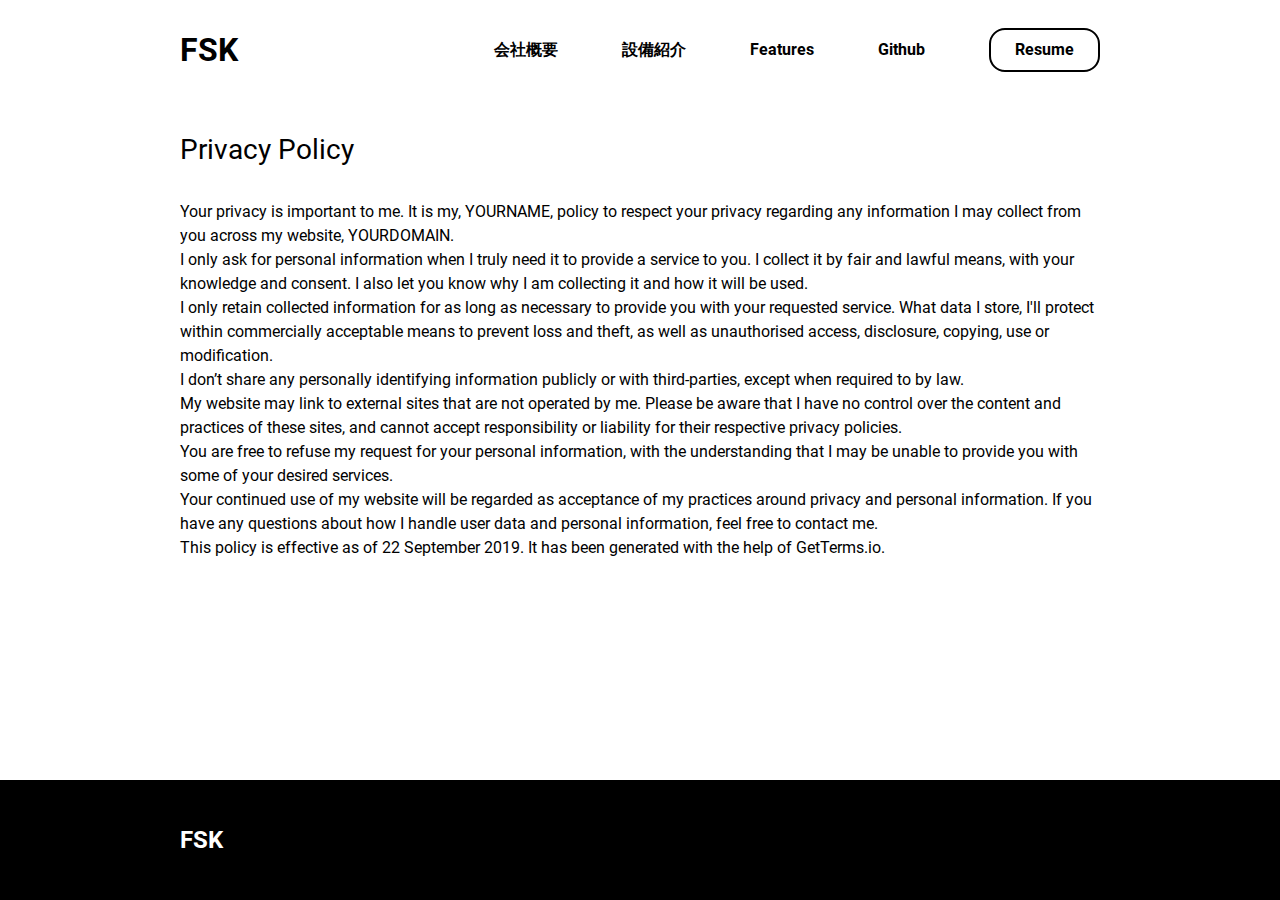
<file: privacy/index.html>
<!DOCTYPE html><html lang="ja"><head><meta charSet="utf-8"/><meta http-equiv="x-ua-compatible" content="ie=edge"/><meta name="viewport" content="width=device-width, initial-scale=1, shrink-to-fit=no"/><meta name="theme-color" content="#000000"/><meta data-react-helmet="true" property="twitter:description" content="A Gatsby Starter Project to easily get started with Portfolio Minimal theme."/><meta data-react-helmet="true" property="twitter:title" content="Privacy Policy"/><meta data-react-helmet="true" property="twitter:creator" content="Rio Hosoi"/><meta data-react-helmet="true" property="twitter:card" content="summary"/><meta data-react-helmet="true" property="og:type" content="website"/><meta data-react-helmet="true" property="og:description" content="A Gatsby Starter Project to easily get started with Portfolio Minimal theme."/><meta data-react-helmet="true" property="og:url" content="https://www.fsk0303.site//privacy/"/><meta data-react-helmet="true" property="og:site_name" content="Privacy Policy"/><meta data-react-helmet="true" property="og:title" content="Privacy Policy"/><meta data-react-helmet="true" name="description" content="A Gatsby Starter Project to easily get started with Portfolio Minimal theme."/><meta data-react-helmet="true" name="robots" content="noindex"/><meta name="generator" content="Gatsby 4.19.2"/><style data-href="/styles.345d0086bd6b0c7048d5.css" data-identity="gatsby-global-css">@import url(https://fonts.googleapis.com/css2?family=Fira+Code:wght@400;700&display=swap);@font-face{font-display:swap;font-family:Roboto;font-style:normal;font-weight:400;src:url(/static/roboto-cyrillic-ext-400-normal-804378952da8a10faae2681afaef3d53.woff2) format("woff2"),url(/static/roboto-all-400-normal-c5d001fa922fa66a147f5f3aea5ef30e.woff) format("woff");unicode-range:u+0460-052f,u+1c80-1c88,u+20b4,u+2de0-2dff,u+a640-a69f,u+fe2e-fe2f}@font-face{font-display:swap;font-family:Roboto;font-style:normal;font-weight:400;src:url([data-uri]) format("woff2"),url(/static/roboto-all-400-normal-c5d001fa922fa66a147f5f3aea5ef30e.woff) format("woff");unicode-range:u+0400-045f,u+0490-0491,u+04b0-04b1,u+2116}@font-face{font-display:swap;font-family:Roboto;font-style:normal;font-weight:400;src:url([data-uri]) format("woff2"),url(/static/roboto-all-400-normal-c5d001fa922fa66a147f5f3aea5ef30e.woff) format("woff");unicode-range:u+1f??}@font-face{font-display:swap;font-family:Roboto;font-style:normal;font-weight:400;src:url([data-uri]) format("woff2"),url(/static/roboto-all-400-normal-c5d001fa922fa66a147f5f3aea5ef30e.woff) format("woff");unicode-range:u+0370-03ff}@font-face{font-display:swap;font-family:Roboto;font-style:normal;font-weight:400;src:url([data-uri]) format("woff2"),url(/static/roboto-all-400-normal-c5d001fa922fa66a147f5f3aea5ef30e.woff) format("woff");unicode-range:u+0102-0103,u+0110-0111,u+0128-0129,u+0168-0169,u+01a0-01a1,u+01af-01b0,u+1ea0-1ef9,u+20ab}@font-face{font-display:swap;font-family:Roboto;font-style:normal;font-weight:400;src:url(/static/roboto-latin-ext-400-normal-861b791f9de857a6e7bcf77612740c18.woff2) format("woff2"),url(/static/roboto-all-400-normal-c5d001fa922fa66a147f5f3aea5ef30e.woff) format("woff");unicode-range:u+0100-024f,u+0259,u+1e??,u+2020,u+20a0-20ab,u+20ad-20cf,u+2113,u+2c60-2c7f,u+a720-a7ff}@font-face{font-display:swap;font-family:Roboto;font-style:normal;font-weight:400;src:url(/static/roboto-latin-400-normal-b009a76ad6afe4ebd301e36f847a29be.woff2) format("woff2"),url(/static/roboto-all-400-normal-c5d001fa922fa66a147f5f3aea5ef30e.woff) format("woff");unicode-range:u+00??,u+0131,u+0152-0153,u+02bb-02bc,u+02c6,u+02da,u+02dc,u+2000-206f,u+2074,u+20ac,u+2122,u+2191,u+2193,u+2212,u+2215,u+feff,u+fffd}@font-face{font-display:swap;font-family:Roboto;font-style:normal;font-weight:700;src:url(/static/roboto-cyrillic-ext-700-normal-be4d02458ce53887dc3729735f37b7ae.woff2) format("woff2"),url(/static/roboto-all-700-normal-a457fde362a540fcadff80329251b6ae.woff) format("woff");unicode-range:u+0460-052f,u+1c80-1c88,u+20b4,u+2de0-2dff,u+a640-a69f,u+fe2e-fe2f}@font-face{font-display:swap;font-family:Roboto;font-style:normal;font-weight:700;src:url([data-uri]) format("woff2"),url(/static/roboto-all-700-normal-a457fde362a540fcadff80329251b6ae.woff) format("woff");unicode-range:u+0400-045f,u+0490-0491,u+04b0-04b1,u+2116}@font-face{font-display:swap;font-family:Roboto;font-style:normal;font-weight:700;src:url([data-uri]) format("woff2"),url(/static/roboto-all-700-normal-a457fde362a540fcadff80329251b6ae.woff) format("woff");unicode-range:u+1f??}@font-face{font-display:swap;font-family:Roboto;font-style:normal;font-weight:700;src:url([data-uri]) format("woff2"),url(/static/roboto-all-700-normal-a457fde362a540fcadff80329251b6ae.woff) format("woff");unicode-range:u+0370-03ff}@font-face{font-display:swap;font-family:Roboto;font-style:normal;font-weight:700;src:url([data-uri]) format("woff2"),url(/static/roboto-all-700-normal-a457fde362a540fcadff80329251b6ae.woff) format("woff");unicode-range:u+0102-0103,u+0110-0111,u+0128-0129,u+0168-0169,u+01a0-01a1,u+01af-01b0,u+1ea0-1ef9,u+20ab}@font-face{font-display:swap;font-family:Roboto;font-style:normal;font-weight:700;src:url(/static/roboto-latin-ext-700-normal-ed67ad54b1a8f5d211503d1685cd9249.woff2) format("woff2"),url(/static/roboto-all-700-normal-a457fde362a540fcadff80329251b6ae.woff) format("woff");unicode-range:u+0100-024f,u+0259,u+1e??,u+2020,u+20a0-20ab,u+20ad-20cf,u+2113,u+2c60-2c7f,u+a720-a7ff}@font-face{font-display:swap;font-family:Roboto;font-style:normal;font-weight:700;src:url(/static/roboto-latin-700-normal-227c93190fe7f82de3f802ce0b614d3b.woff2) format("woff2"),url(/static/roboto-all-700-normal-a457fde362a540fcadff80329251b6ae.woff) format("woff");unicode-range:u+00??,u+0131,u+0152-0153,u+02bb-02bc,u+02c6,u+02da,u+02dc,u+2000-206f,u+2074,u+20ac,u+2122,u+2191,u+2193,u+2212,u+2215,u+feff,u+fffd}

/*! normalize.css v8.0.1 | MIT License | github.com/necolas/normalize.css */html{line-height:1.15}main{display:block}h1{font-size:2em;margin:.67em 0}hr{box-sizing:content-box;overflow:visible}pre{font-family:monospace,monospace;font-size:1em}a{background-color:transparent}abbr[title]{border-bottom:none;text-decoration:underline;text-decoration:underline dotted}code,kbd,samp{font-family:monospace,monospace;font-size:1em}img{border-style:none}button,input,optgroup,select,textarea{line-height:1.15}button,input{overflow:visible}[type=button]::-moz-focus-inner,[type=reset]::-moz-focus-inner,[type=submit]::-moz-focus-inner,button::-moz-focus-inner{border-style:none;padding:0}[type=button]:-moz-focusring,[type=reset]:-moz-focusring,[type=submit]:-moz-focusring,button:-moz-focusring{outline:1px dotted ButtonText}fieldset{padding:.35em .75em .625em}legend{box-sizing:border-box;color:inherit;display:table;max-width:100%;white-space:normal}textarea{overflow:auto}[type=checkbox],[type=radio]{box-sizing:border-box;padding:0}[type=number]::-webkit-inner-spin-button,[type=number]::-webkit-outer-spin-button{height:auto}[type=search]::-webkit-search-decoration{-webkit-appearance:none}details{display:block}[hidden],template{display:none}:root{--breakpoint-xs:480px;--breakpoint-sm:768px;--breakpoint-md:992px;--breakpoint-lg:1200px;--border-radius:1rem;--page-width:62.5rem;--page-padding:0 2.5rem;--header-height:6.25rem;--footer-height:7.5rem}*{box-sizing:border-box}html{scroll-behavior:smooth}body,html{height:100%;width:100%}body{text-rendering:optimizeLegibility;background-color:var(--background-color);color:var(--text-color);font-family:var(--base-font);font-size:1rem;font-weight:400;line-height:1.5rem}body.fixed{overflow:hidden;position:fixed}a{-webkit-text-decoration-skip:ink;color:var(--subtext-color);cursor:pointer;display:inline-block;text-decoration:none;text-decoration-skip-ink:auto}a:hover{outline:0}a:focus{outline-color:var(--subtext-color);outline-style:dotted;outline-width:2px}h1{color:var(--primary-color);font-size:1.75rem;font-weight:700;line-height:2rem;margin:1rem 0}h2{font-size:1.625rem}h2,h3{color:var(--primary-color);font-weight:700;line-height:2rem;margin:2rem 0 1rem}h3{font-size:1.375rem}h4{color:var(--primary-color);font-size:1.125rem;font-weight:700;line-height:2rem;margin:2rem 0 1rem}hr{border-width:.05rem;color:var(--tertiary-color);margin:3rem auto;opacity:.1}u{box-shadow:inset 0 -.5em 0 var(--secondary-color);text-decoration:none;transition:box-shadow .3s ease-out}u:hover{box-shadow:inset 0 -1em 0 var(--secondary-color)}#___gatsby,#gatsby-focus-wrapper{height:100%;width:100%}@media screen and (prefers-reduced-motion:reduce){html{scroll-behavior:auto}}body[data-theme=lightTheme]{--primary-color:#000;--secondary-color:#fff4d9;--tertiary-color:#f2f2f2;--text-color:#000;--subtext-color:#555;--background-color:#fff;--card-background-color:#fff;--scroll-bar-color:rgba(0,0,0,.5);--box-shadow-color:rgba(0,0,0,.16);--box-shadow-hover-color:rgba(0,0,0,.32);--base-font:"Roboto",Arial,sans-serif;--code-block-bg:#f5f6f9;--code-block-var:#da0078;--code-block-num:#bf04b7;--code-block-fun:#3d5afe;--code-block-keyword:#fe4001;--code-block-comment:#7f7f7f;--code-block-tkimp:#fd971f}body[data-theme=darkTheme]{--primary-color:#fafafa;--secondary-color:#341677;--tertiary-color:#252525;--text-color:hsla(0,0%,100%,.87);--subtext-color:#aaa;--background-color:#121212;--card-background-color:#1c1c1c;--scroll-bar-color:hsla(0,0%,100%,.5);--box-shadow-color:rgba(0,0,0,.16);--box-shadow-hover-color:rgba(0,0,0,.32);--base-font:"Roboto",Arial,sans-serif;--code-block-bg:#151f28;--code-block-var:#ff39a7;--code-block-num:#fed703;--code-block-fun:#c653ff;--code-block-keyword:#2bdcff;--code-block-comment:#8292a2;--code-block-tkimp:#fd971f}.style-module--Logo--xzURL{color:var(--primary-color);-webkit-filter:none!important;filter:none!important;font-size:1.75rem;font-weight:900;pointer-events:auto!important;position:relative;-webkit-user-select:auto!important;user-select:auto!important;z-index:13}@-webkit-keyframes fadeIn{0%{opacity:0}to{opacity:1}}@keyframes fadeIn{0%{opacity:0}to{opacity:1}}@-webkit-keyframes fadeOut{0%{opacity:1}to{opacity:0}}@keyframes fadeOut{0%{opacity:1}to{opacity:0}}@-webkit-keyframes fadeUp{0%{opacity:0;-webkit-transform:translateY(20px);transform:translateY(20px)}to{opacity:1;-webkit-transform:translateY(0);transform:translateY(0)}}@keyframes fadeUp{0%{opacity:0;-webkit-transform:translateY(20px);transform:translateY(20px)}to{opacity:1;-webkit-transform:translateY(0);transform:translateY(0)}}@-webkit-keyframes fadeDown{0%{opacity:0;-webkit-transform:translateY(-20px);transform:translateY(-20px)}to{opacity:1;-webkit-transform:translateY(0);transform:translateY(0)}}@keyframes fadeDown{0%{opacity:0;-webkit-transform:translateY(-20px);transform:translateY(-20px)}to{opacity:1;-webkit-transform:translateY(0);transform:translateY(0)}}@-webkit-keyframes fadeLeft{0%{opacity:0;-webkit-transform:translateX(20px);transform:translateX(20px)}to{opacity:1;-webkit-transform:translateX(0);transform:translateX(0)}}@keyframes fadeLeft{0%{opacity:0;-webkit-transform:translateX(20px);transform:translateX(20px)}to{opacity:1;-webkit-transform:translateX(0);transform:translateX(0)}}@-webkit-keyframes scaleIn{0%{opacity:0;-webkit-transform:scaleY(0);transform:scaleY(0)}to{opacity:1;-webkit-transform:scaleY(1);transform:scaleY(1)}}@keyframes scaleIn{0%{opacity:0;-webkit-transform:scaleY(0);transform:scaleY(0)}to{opacity:1;-webkit-transform:scaleY(1);transform:scaleY(1)}}@-webkit-keyframes reduceHeight{0%{height:100%}to{height:0}}@keyframes reduceHeight{0%{height:100%}to{height:0}}@-webkit-keyframes waving-hand{0%{-webkit-transform:rotate(0deg);transform:rotate(0deg)}10%{-webkit-transform:rotate(14deg);transform:rotate(14deg)}20%{-webkit-transform:rotate(-8deg);transform:rotate(-8deg)}30%{-webkit-transform:rotate(14deg);transform:rotate(14deg)}40%{-webkit-transform:rotate(-4deg);transform:rotate(-4deg)}50%{-webkit-transform:rotate(10deg);transform:rotate(10deg)}60%{-webkit-transform:rotate(0deg);transform:rotate(0deg)}to{-webkit-transform:rotate(0deg);transform:rotate(0deg)}}@keyframes waving-hand{0%{-webkit-transform:rotate(0deg);transform:rotate(0deg)}10%{-webkit-transform:rotate(14deg);transform:rotate(14deg)}20%{-webkit-transform:rotate(-8deg);transform:rotate(-8deg)}30%{-webkit-transform:rotate(14deg);transform:rotate(14deg)}40%{-webkit-transform:rotate(-4deg);transform:rotate(-4deg)}50%{-webkit-transform:rotate(10deg);transform:rotate(10deg)}60%{-webkit-transform:rotate(0deg);transform:rotate(0deg)}to{-webkit-transform:rotate(0deg);transform:rotate(0deg)}}.style-module--SplashScreen--vXOkg{align-items:center;background-color:var(--primary-color);display:flex;height:100%;justify-content:center;left:0;position:fixed;top:0;width:100%;z-index:900}.style-module--LogoWrapper--BA0Hc{align-items:center;display:flex;height:4rem;justify-content:center;position:relative;width:auto}.style-module--Backdrop--IqgMA{background-color:var(--primary-color);height:100%;left:0;position:absolute;top:0;width:100%;z-index:1000}.style-module--Footer--pX9BK{align-items:center;background:var(--primary-color);border-top:none;display:flex;flex-direction:row;height:auto;margin-top:2rem;min-height:var(--footer-height);width:100%}.style-module--ContentWrapper--6BjK8{align-items:center;display:flex;flex-direction:row;height:100%;justify-content:space-between;margin:0 auto;max-width:var(--page-width);padding:var(--page-padding);width:100%}.style-module--Links--Lg8lq{display:flex;flex-direction:row;justify-content:space-between;width:auto}.style-module--Links--Lg8lq a{color:var(--background-color);font-size:.875rem;font-weight:700;letter-spacing:1px;margin-right:2rem;text-transform:uppercase}.style-module--Links--Lg8lq a:last-child{margin-right:0}@media (min-width:768px){.style-module--Links--Lg8lq a{margin-right:4rem}}.style-module--Header--mZOzg{align-items:center;background:var(--background-color);display:flex;flex-direction:row;height:auto;min-height:var(--header-height);width:100%}.style-module--ContentWrapper --XYxH4{align-items:center;display:flex;height:100%;justify-content:space-between;margin:0 auto;max-width:var(--page-width);padding:var(--page-padding);width:100%}.style-module--Burger--GrdOa{background:transparent;border:none;cursor:pointer;display:flex;flex-direction:column;height:2rem;justify-content:space-around;padding:0;width:2rem;z-index:12}.style-module--Burger--GrdOa:focus{outline:none}.style-module--Burger--GrdOa div{background:var(--primary-color);border-radius:.625rem;height:.25rem;position:relative;-webkit-transform-origin:1px;transform-origin:1px;transition:all .3s ease-in-out;width:2rem}.style-module--Burger--GrdOa div:first-child{-webkit-transform:rotate(0);transform:rotate(0)}.style-module--Burger--GrdOa div:nth-child(2){opacity:1;-webkit-transform:translateX(0);transform:translateX(0)}.style-module--Burger--GrdOa div:nth-child(3){-webkit-transform:rotate(0);transform:rotate(0)}.style-module--TopNavigationBar--V0syT{align-items:center;background:var(--background-color);display:flex;justify-content:space-between;width:auto}.style-module--TopNavigationBar--V0syT a{color:var(--primary-color);font-size:1rem;font-weight:700;margin-right:4rem;padding:0;position:relative;text-align:center}.style-module--TopNavigationBar--V0syT a:last-child{margin-right:0}.style-module--TopNavigationBar--V0syT a.style-module--NavLink--lBAYL:before{background-color:var(--primary-color);bottom:-.125rem;content:"";height:.1563rem;position:absolute;transition:.2s ease-out;width:0}.style-module--TopNavigationBar--V0syT a.style-module--NavLink--lBAYL:hover:before{width:100%}.style-module--TopNavigationBar--V0syT a.style-module--CtaButton--z3hq0{background:var(--background-color);border:.125rem solid var(--primary-color);border-radius:var(--border-radius);height:auto;padding:.5rem 1.5rem;transition:20ms ease-out;width:auto}.style-module--TopNavigationBar--V0syT a.style-module--CtaButton--z3hq0:hover{background:var(--primary-color);color:var(--background-color)}.style-module--SideBarWrapper--5xUjZ{bottom:0;display:block;height:100vh;outline:0;position:fixed;right:0;top:0;-webkit-transform:translateX(100%);transform:translateX(100%);transition:all .3s ease-in-out;visibility:hidden;width:100%;z-index:10}.style-module--SideNavigationBar--V6e\+O{background:var(--background-color);display:flex;flex-direction:column;height:100vh;justify-content:center;margin-left:auto;padding:2rem;position:relative;right:0;text-align:left;width:55%}.style-module--SideNavigationBar--V6e\+O a{color:var(--primary-color);font-size:1.5rem;font-weight:700;padding:1.5rem 0;text-align:center}.style-module--SideNavigationBar--V6e\+O a.style-module--CtaButton--z3hq0{background:var(--background-color);border:.125rem solid var(--primary-color);border-radius:var(--border-radius);height:auto;margin:1.5rem auto;padding:1rem 1.5rem;width:auto}.style-module--SideBarBackdrop--\+0cBv{background:rgba(0,0,0,.3);display:none;height:100%;left:0;position:fixed;top:0;transition:all .3s ease-in-out;width:100%;z-index:9}.style-module--Blurred--8gPkd footer,.style-module--Blurred--8gPkd main{-webkit-filter:blur(5px);filter:blur(5px);overflow:hidden;pointer-events:none;transition:all .3s ease-out;-webkit-user-select:none;user-select:none}.CookieConsent{align-items:center;background:var(--primary-color);border-radius:var(--border-radius);color:var(--background-color);display:flex;flex-direction:column;justify-content:space-between;margin:0 auto;max-width:var(--page-width);padding:1rem 2rem;width:90%}.CookieConsent button{background-color:var(--primary-color);border:2px solid var(--background-color);border-radius:var(--border-radius);color:var(--background-color);font-size:.875rem;font-weight:700;height:3rem;margin:0 1rem 0 0;outline:none;padding:1rem;text-align:center;text-decoration:none;text-transform:uppercase;width:8rem}.CookieConsent button:active,.CookieConsent button:focus,.CookieConsent button:hover{cursor:pointer;outline:none}.CookieConsent button#confirm{background-color:var(--background-color);border:none;color:var(--primary-color);margin:0}@media (min-width:992px){.CookieConsent{flex-direction:row}}.style-module--CookieBar--kxAGJ{bottom:1rem;left:0;margin:0;position:fixed;width:100%;z-index:999}.style-module--Layout--s6yp3{display:grid;grid-template-columns:100%;grid-template-rows:auto 1fr auto;margin:0 auto;min-height:100%;width:100%}.style-module--Layout--s6yp3 main{margin-top:2rem}.style-module--Section--HYcY6{background:var(--background-color);height:auto;scroll-margin-top:60px;width:100%}.style-module--Section--HYcY6 .style-module--Heading--LAAvY{font-size:1.75rem;line-height:2.25rem;margin:0 0 2rem}.style-module--ContentWrapper --Nt3lH{height:100%;margin:0 auto 8rem;max-width:var(--page-width);padding:var(--page-padding);width:100%}.style-module--AuthorSnippet--fHN99{align-items:flex-start;display:flex;flex-direction:column;justify-content:space-between;max-width:660px;padding:0;width:100%}.style-module--AuthorSnippet--fHN99 .style-module--Avatar--HiziA{border-radius:50%;height:100px;width:100px}.style-module--AuthorSnippet--fHN99 .style-module--Description--G71wk{margin-top:1rem;width:100%}.style-module--AuthorSnippet--fHN99 .style-module--WrittenBy--GBoAA{color:var(--subtext-color);font-size:.875rem;letter-spacing:.5px}.style-module--AuthorSnippet--fHN99 .style-module--Bio--L9jdK{margin:.5rem 0}@media screen and (min-width:768px){.style-module--AuthorSnippet--fHN99{align-items:center;flex-direction:row;justify-content:space-between;padding:var(--page-padding)}.style-module--AuthorSnippet--fHN99 .style-module--Description--G71wk{max-width:27.5rem;width:100%}}.style-module--Breadcrumb--FUh7R{background-color:var(--subtext-color);border-radius:var(--border-radius);display:inline-block;font-size:12px;font-weight:400;margin-bottom:2rem;padding:0 .5rem}.style-module--Breadcrumb--FUh7R a{letter-spacing:1px}.style-module--Breadcrumb--FUh7R .style-module--BackArrow--92zoa,.style-module--Breadcrumb--FUh7R a{color:var(--background-color)}.style-module--Breadcrumb--FUh7R .style-module--BackArrow--92zoa{margin-right:.25rem}.style-module--Article--pFdyf{height:100%;margin:0 auto;max-width:740px;padding:var(--page-padding);width:100%}.style-module--Article--pFdyf .style-module--Banner--y9rID,.style-module--Article--pFdyf .style-module--Body--nax22,.style-module--Article--pFdyf .style-module--Footer--1Aj9z,.style-module--Article--pFdyf .style-module--Header--H6-D9{margin-bottom:3rem}.style-module--Article--pFdyf .style-module--Category--1CoYz{color:var(--subtext-color);display:block;font-size:.875rem;font-weight:700;letter-spacing:1px;text-transform:uppercase}.style-module--Article--pFdyf .style-module--Details--kmdiu{font-size:.875rem;letter-spacing:.5px}.style-module--Article--pFdyf .style-module--ReadingTime--RSBki{margin-left:.5rem}.style-module--Article--pFdyf .style-module--ReadingTime--RSBki:before{content:"–";margin-right:.5rem}.style-module--Article--pFdyf .style-module--BannerImage--ccjd3{border-radius:var(--border-radius);margin-bottom:0}.style-module--Article--pFdyf .style-module--BannerCaption--VRhK6{display:block;font-size:.875rem;letter-spacing:.5px;text-align:center}.style-module--Article--pFdyf .style-module--Body--nax22 .style-module--Content--pkA2h{font-size:1.125rem;line-height:2rem;margin-bottom:3rem}.style-module--Article--pFdyf .style-module--Body--nax22 .style-module--Keyword--miw0l{background-color:var(--tertiary-color);border-radius:.5rem;color:var(--subtext-color);font-size:.875rem;margin-right:.5rem;padding:.125rem .375rem}.style-module--Article--pFdyf .style-module--Footer--1Aj9z{border-top:3px solid var(--tertiary-color);padding-top:3rem}.style-module--Article--pFdyf img{border-radius:var(--border-radius);max-height:660px;-o-object-fit:cover;object-fit:cover}.gatsby-resp-image-background-image,.gatsby-resp-image-wrapper{margin:2rem 0;max-height:660px;overflow-y:hidden}.style-module--Article--pFdyf figure{margin:2rem 0}.style-module--Article--pFdyf figure>figcaption{color:var(--subtext-color);font-size:.875rem;margin-top:-1rem;text-align:center}code[class*=language-],pre[class*=language-]{word-wrap:normal;background:none;color:var(--primary-color);font-family:Fira Code,Consolas,Monaco,Andale Mono,Ubuntu Mono,monospace;font-size:1rem;-webkit-hyphens:none;hyphens:none;line-height:1.5;-o-tab-size:4;tab-size:4;text-align:left;white-space:pre;word-break:normal;word-spacing:normal}pre[class*=language-]{border-radius:1.2em;margin:.5em 0;overflow:auto;padding:1em}:not(pre)>code[class*=language-],pre[class*=language-]{background:var(--code-block-bg)}:not(pre)>code[class*=language-]{border-radius:.4em;padding:.3em;white-space:normal}.token.cdata,.token.comment,.token.doctype,.token.prolog{color:var(--code-block-comment)}.token.punctuation{color:var(--primary-color)}.token.namespace{opacity:.7}.token.constant,.token.deleted,.token.property,.token.symbol,.token.tag{color:var(--code-block-var)}.token.boolean,.token.number{color:var(--code-block-num)}.token.attr-name,.token.builtin,.token.char,.token.inserted,.token.selector,.token.string{color:var(--code-block-fun)}.language-css .token.string,.style .token.string,.token.entity,.token.operator,.token.url,.token.variable{color:var(--primary-color)}.token.atrule,.token.attr-value,.token.class-name,.token.function{color:var(--code-block-fun)}.token.keyword{color:var(--code-block-keyword)}.token.important,.token.regex{color:var(--code-block-tkimp)}.token.bold,.token.important{font-weight:700}.token.italic{font-style:italic}.token.entity{cursor:help}.style-module--SlideContainer--YL8oD{-webkit-overflow-scrolling:touch;margin:0 -2.5rem;overflow-x:auto;overflow-y:hidden;padding:var(--page-padding);padding-bottom:.5rem;white-space:nowrap}.style-module--SlideContainer--YL8oD::-webkit-scrollbar{display:none}@media (hover:hover){.style-module--SlideContainer--YL8oD{scrollbar-color:var(--scroll-bar-color)}.style-module--SlideContainer--YL8oD::-webkit-scrollbar{-webkit-appearance:none;display:block}.style-module--SlideContainer--YL8oD::-webkit-scrollbar:horizontal{height:.8rem}.style-module--SlideContainer--YL8oD::-webkit-scrollbar-thumb{background-color:var(--scroll-bar-color);border:.2rem solid var(--background-color);border-radius:8px}.style-module--SlideContainer--YL8oD::-webkit-scrollbar-track{background-color:var(--background-color);border-radius:8px}}.style-module--Profile--yX-7v{background:var(--background-color);background:linear-gradient(to right,var(--primary-color) 50%,var(--background-color) 50%);background-position:100% 100%;background-size:205% 100%;border:.125rem solid var(--primary-color);border-radius:var(--border-radius);color:var(--primary-color);font-size:1rem;height:auto;margin-right:.5rem;padding:.3rem 1.25rem;transition:all .1s ease-out;width:auto}.style-module--Profile--yX-7v:hover{background-position:0 100%;color:var(--background-color)}.style-module--Profile--yX-7v svg{height:1rem;margin-bottom:-.05rem;margin-right:.25rem;width:1rem}.style-module--Profile--yX-7v:hover svg{-webkit-filter:invert(1);filter:invert(1)}@media (min-width:768px){.style-module--Profile--yX-7v{margin-right:1rem}}.style-module--HeroContainer--BhoBj{display:flex}.style-module--Hero--Evv0u{display:flex;flex-direction:column;justify-content:center;min-height:50vh}.style-module--Hero--Evv0u .style-module--Title--Twdkw{font-size:2rem;font-weight:700;line-height:2.375rem;margin:0 0 1.5rem}.style-module--Hero--Evv0u .style-module--Subtitle--qhIz8{font-size:1.25rem;font-weight:700;line-height:1.5rem;margin:-.5rem 0 0}.style-module--Hero--Evv0u p{font-size:1.125rem;margin-bottom:2rem}.style-module--Intro--agHzQ{align-items:center;display:flex;justify-content:flex-start}.style-module--ImagePrefix--bcT3l{color:var(--primary-color);display:inline-block;font-size:2rem;font-weight:700;line-height:3rem}.style-module--Image--jVafd{display:inline-block;height:36px;margin-left:1rem;-webkit-transform-origin:70% 70%;transform-origin:70% 70%;width:36px}@media (min-width:768px){.style-module--Hero--Evv0u .style-module--Title--Twdkw{font-size:2.625rem;line-height:4rem;margin-bottom:0}.style-module--Hero--Evv0u .style-module--Subtitle--qhIz8{font-size:2rem;line-height:3rem}.style-module--ImagePrefix--bcT3l{font-size:2.625rem;line-height:4rem}.style-module--Image--jVafd{height:48px;width:48px}}.style-module--heroImageCont--IOf1O{flex:25% 1;margin-bottom:auto;margin-top:auto;padding:0 3rem 3rem 0;width:100%}.style-module--heroImageCont--IOf1O .style-module--heroImage--njYd\+{border-radius:50%;width:100%}@media (max-width:768px){.style-module--HeroContainer--BhoBj{flex-direction:column;margin-bottom:50px}.style-module--Hero--Evv0u{display:block}}.style-module--Card--xmHd-{background:var(--card-color);border-radius:var(--border-radius);box-shadow:0 5px 15px var(--box-shadow-color);display:inline-flex;flex-direction:column;height:auto;justify-content:space-around;margin:1rem 2.5rem 2rem 0;min-height:12rem;transition:box-shadow .3s ease-out;white-space:normal;width:16.25rem}.style-module--Card--xmHd-:hover{box-shadow:0 5px 15px var(--box-shadow-hover-color)}.style-module--Card--xmHd- .style-module--Banner--1AHea{background:var(--tertiary-color);border-top-left-radius:var(--border-radius);border-top-right-radius:var(--border-radius);height:5rem}.style-module--Card--xmHd- .style-module--ImageWrapper--UDAGh{height:100%;max-height:5rem}.style-module--Card--xmHd- .style-module--Image--Q-EOT{border-top-left-radius:var(--border-radius);border-top-right-radius:var(--border-radius)}.style-module--Card--xmHd- .style-module--DescriptionWrapper--X4Z6Q{display:flex;flex-direction:column;height:auto;justify-content:center;padding:2rem 1rem}.style-module--Card--xmHd- .style-module--Category--7rkhy{color:var(--primary-color);font-weight:700;letter-spacing:1px;text-transform:uppercase}.style-module--Card--xmHd- .style-module--Title--3nDZX{font-size:1rem;font-weight:400;line-height:1.5rem;margin:.25rem 0}.style-module--Card--xmHd- .style-module--Details--W6Sx5{color:var(--subtext-color);font-size:.75rem;letter-spacing:.5px}.style-module--Card--xmHd- .style-module--ReadingTime--oDks7{margin-left:.25rem}.style-module--Card--xmHd- .style-module--ReadingTime--oDks7:before{content:"–";margin-right:.25rem}.style-module--Articles--RF2oE{align-items:center;display:flex;flex-direction:row;justify-content:flex-start}.style-module--About--D2YAT{display:flex;flex-direction:column;justify-content:space-between}.style-module--About--D2YAT .style-module--Description--LgGZH{margin-bottom:3rem;max-width:31.25rem;width:100%}.style-module--About--D2YAT .style-module--ImageWrapper--pBujx{max-width:18rem;width:100%}.style-module--About--D2YAT .style-module--Image--V-O8y{border-radius:var(--border-radius);box-shadow:0 0 2.5rem rgba(0,0,0,.16);-webkit-filter:grayscale(20%) contrast(1) brightness(90%);filter:grayscale(20%) contrast(1) brightness(90%)}@media (min-width:768px){.style-module--About--D2YAT{flex-direction:row;justify-content:space-between}.style-module--About--D2YAT .style-module--Description--LgGZH{margin-bottom:0;margin-right:3rem}.style-module--About--D2YAT .style-module--ImageWrapper--pBujx{margin-top:-2rem}}.style-module--Button--grH1j{background-color:var(--primary-color);border:none;border-radius:var(--border-radius);color:var(--background-color);display:inline-block;font-size:1rem;font-weight:700;height:100%;margin:0 auto;max-width:15.625rem;padding:.8rem 1.5rem;text-align:center;text-decoration:none;width:100%}.style-module--Button--grH1j:active,.style-module--Button--grH1j:hover{cursor:pointer;outline:none}.style-module--Button--grH1j:focus{outline-color:var(--subtext-color);outline-style:dotted;outline-width:2px}.style-module--Listing--UuymE{align-items:stretch;display:flex;flex-direction:row;flex-wrap:wrap;justify-content:flex-start}.style-module--Filter--MTd\+O{margin-bottom:3rem}.style-module--Filter--MTd\+O .style-module--Options--NRW7S{margin-top:1rem}.style-module--Filter--MTd\+O .style-module--Option--g7uSm{border:2px solid var(--subtext-color);border-radius:var(--border-radius);color:var(--subtext-color);cursor:pointer;display:inline-block;font-size:.875rem;font-weight:400;height:2.3125rem;line-height:2.2rem;margin-right:1rem;padding:0 1.5rem;width:auto}.style-module--Filter--MTd\+O .style-module--Option--g7uSm.style-module--Selected--8xZTc{border-color:var(--primary-color);color:var(--primary-color);font-weight:700}.style-module--LoadMore--i0wHR{margin-top:3rem;text-align:center}@media (hover:hover){.style-module--Filter--MTd\+O .style-module--Option--g7uSm:active,.style-module--Filter--MTd\+O .style-module--Option--g7uSm:hover{border-color:var(--primary-color);color:var(--primary-color);font-weight:700}}.style-module--Interests--PTs7f{-webkit-column-gap:1rem;column-gap:1rem;display:grid;grid-auto-flow:row;grid-template-columns:repeat(1,17.5rem);row-gap:1rem}.style-module--Interest--S-1PG{align-items:center;background:var(--card-background-color);border:.125rem solid var(--primary-color);border-radius:var(--border-radius);display:inline-flex;height:3rem;justify-content:flex-start;padding:1rem;width:17.5rem}.style-module--Interests--PTs7f button{max-width:17.5rem}.style-module--Interest--S-1PG .style-module--Icon--S2\+P5{margin-right:.5rem}@media (min-width:600px){.style-module--Interests--PTs7f{grid-template-columns:repeat(2,15.625rem)}.style-module--Interest--S-1PG{width:15.625rem}.style-module--Interests--PTs7f button{max-width:15.625rem}}@media (min-width:880px){.style-module--Interests--PTs7f{grid-template-columns:repeat(3,15.625rem)}}.style-module--Project--bSesc{align-items:center;display:flex;flex-direction:column-reverse;flex-shrink:0;justify-content:flex-end;margin-bottom:2rem;margin-top:3rem;max-width:20rem;padding-right:2.5rem;white-space:normal}.style-module--Project--bSesc .style-module--Details--8i8Oa{display:flex;flex-direction:column;margin-top:3rem;max-width:25rem;width:100%}.style-module--Project--bSesc .style-module--Details--8i8Oa .style-module--Category--8wNOB{font-size:.875rem;letter-spacing:1px;line-height:1rem;text-transform:uppercase}.style-module--Project--bSesc .style-module--Details--8i8Oa .style-module--Title--hQGtV{font-size:1.375rem;font-weight:700;line-height:1.625rem;margin-bottom:.625rem;margin-top:.625rem}.style-module--Project--bSesc .style-module--Details--8i8Oa .style-module--Tags--15NuW{display:flex;flex-wrap:wrap;line-height:1.2rem;margin-top:1.5rem}.style-module--Project--bSesc .style-module--Details--8i8Oa .style-module--Tags--15NuW span{margin-bottom:1rem;margin-right:1rem}.style-module--Project--bSesc .style-module--Details--8i8Oa .style-module--Links--dgKuy{align-items:center;display:flex;justify-content:flex-start;margin-top:1rem;width:100%}.style-module--Project--bSesc .style-module--Details--8i8Oa .style-module--Links--dgKuy a{display:inline-block;margin-right:2rem}.style-module--Project--bSesc .style-module--Details--8i8Oa .style-module--Links--dgKuy svg{height:1.3rem;transition:all .3s ease-out;width:1.3rem}.style-module--Project--bSesc .style-module--Details--8i8Oa .style-module--Links--dgKuy svg:hover{fill:var(--primary-color)}.style-module--Project--bSesc .style-module--ProjectImageWrapper--Zo9iV{border-radius:var(--border-radius);box-shadow:0 0 2.5rem var(--box-shadow-color);height:15rem;max-width:25rem;transition:all .3s ease-out;width:100%}.style-module--Project--bSesc .style-module--ProjectImageWrapper--Zo9iV:hover{box-shadow:0 0 2.5rem var(--box-shadow-hover-color);-webkit-transform:translate3d(0,-.125rem,0);transform:translate3d(0,-.125rem,0)}.style-module--Project--bSesc .style-module--ProjectImage--ju6ZI{border-radius:var(--border-radius)}@media (min-width:480px){.style-module--Project--bSesc{max-width:25rem;padding-right:5rem}}@media (min-width:992px){.style-module--Project--bSesc{flex-direction:row;flex-shrink:1;justify-content:space-between;margin-bottom:8rem;max-width:62.5rem;padding-right:0}.style-module--Project--bSesc .style-module--Details--8i8Oa{margin-top:0}.style-module--Project--bSesc .style-module--ProjectImageWrapper--Zo9iV{height:18.75rem}}.style-module--Projects--pBlNb{display:flex;flex-direction:row;margin-top:-2rem}.style-module--MoreProjects--BjdQw{margin-top:4rem;text-align:center}@media (min-width:992px){.style-module--Projects--pBlNb{flex-direction:column;margin-top:0}.style-module--MoreProjects--BjdQw{margin-top:0}}.style-module--Contact--HG\+De{max-width:45rem;width:100%}.style-module--Contact--HG\+De .style-module--Description--h66q4{margin-bottom:0;margin-top:0}.style-module--Contact--HG\+De .style-module--Profile--OwryU{display:flex;flex-direction:column;justify-content:flex-start;margin-bottom:2rem;margin-top:3rem}.style-module--Contact--HG\+De .style-module--Profile--OwryU .style-module--Avatar---aTHW{border-radius:50%;margin-bottom:2rem;margin-right:4rem;max-width:8.75rem;width:100%}.style-module--Contact--HG\+De .style-module--Profile--OwryU .style-module--ContactDetails--cNpIa{font-size:1.125rem;line-height:2rem}.style-module--Contact--HG\+De .style-module--Profile--OwryU .style-module--ContactDetails--cNpIa .style-module--Name--gkj6S{font-weight:700}@media (min-width:768px){.style-module--Contact--HG\+De .style-module--Profile--OwryU{align-items:center;flex-direction:row;margin-bottom:3rem}.style-module--Contact--HG\+De .style-module--Profile--OwryU .style-module--Avatar---aTHW{margin-bottom:0}}

/*
! tailwindcss v3.1.7 | MIT License | https://tailwindcss.com
*/*,:after,:before{border:0 solid #e5e7eb;box-sizing:border-box}:after,:before{--tw-content:""}html{-webkit-text-size-adjust:100%;font-family:ui-sans-serif,system-ui,-apple-system,BlinkMacSystemFont,Segoe UI,Roboto,Helvetica Neue,Arial,Noto Sans,sans-serif,Apple Color Emoji,Segoe UI Emoji,Segoe UI Symbol,Noto Color Emoji;line-height:1.5;-o-tab-size:4;tab-size:4}body{line-height:inherit;margin:0}hr{border-top-width:1px;color:inherit;height:0}abbr:where([title]){-webkit-text-decoration:underline dotted;text-decoration:underline dotted}h1,h2,h3,h4,h5,h6{font-size:inherit;font-weight:inherit}a{color:inherit;text-decoration:inherit}b,strong{font-weight:bolder}code,kbd,pre,samp{font-family:ui-monospace,SFMono-Regular,Menlo,Monaco,Consolas,Liberation Mono,Courier New,monospace;font-size:1em}small{font-size:80%}sub,sup{font-size:75%;line-height:0;position:relative;vertical-align:baseline}sub{bottom:-.25em}sup{top:-.5em}table{border-collapse:collapse;border-color:inherit;text-indent:0}button,input,optgroup,select,textarea{color:inherit;font-family:inherit;font-size:100%;font-weight:inherit;line-height:inherit;margin:0;padding:0}button,select{text-transform:none}[type=button],[type=reset],[type=submit],button{-webkit-appearance:button;background-color:transparent;background-image:none}:-moz-focusring{outline:auto}:-moz-ui-invalid{box-shadow:none}progress{vertical-align:baseline}::-webkit-inner-spin-button,::-webkit-outer-spin-button{height:auto}[type=search]{-webkit-appearance:textfield;outline-offset:-2px}::-webkit-search-decoration{-webkit-appearance:none}::-webkit-file-upload-button{-webkit-appearance:button;font:inherit}summary{display:list-item}blockquote,dd,dl,figure,h1,h2,h3,h4,h5,h6,hr,p,pre{margin:0}fieldset{margin:0}fieldset,legend{padding:0}menu,ol,ul{list-style:none;margin:0;padding:0}textarea{resize:vertical}input::-webkit-input-placeholder,textarea::-webkit-input-placeholder{color:#9ca3af;opacity:1}input::placeholder,textarea::placeholder{color:#9ca3af;opacity:1}[role=button],button{cursor:pointer}:disabled{cursor:default}audio,canvas,embed,iframe,img,object,svg,video{display:block;vertical-align:middle}img,video{height:auto;max-width:100%}*,:after,:before{--tw-border-spacing-x:0;--tw-border-spacing-y:0;--tw-translate-x:0;--tw-translate-y:0;--tw-rotate:0;--tw-skew-x:0;--tw-skew-y:0;--tw-scale-x:1;--tw-scale-y:1;--tw-pan-x: ;--tw-pan-y: ;--tw-pinch-zoom: ;--tw-scroll-snap-strictness:proximity;--tw-ordinal: ;--tw-slashed-zero: ;--tw-numeric-figure: ;--tw-numeric-spacing: ;--tw-numeric-fraction: ;--tw-ring-inset: ;--tw-ring-offset-width:0px;--tw-ring-offset-color:#fff;--tw-ring-color:rgba(59,130,246,.5);--tw-ring-offset-shadow:0 0 #0000;--tw-ring-shadow:0 0 #0000;--tw-shadow:0 0 #0000;--tw-shadow-colored:0 0 #0000;--tw-blur: ;--tw-brightness: ;--tw-contrast: ;--tw-grayscale: ;--tw-hue-rotate: ;--tw-invert: ;--tw-saturate: ;--tw-sepia: ;--tw-drop-shadow: ;--tw-backdrop-blur: ;--tw-backdrop-brightness: ;--tw-backdrop-contrast: ;--tw-backdrop-grayscale: ;--tw-backdrop-hue-rotate: ;--tw-backdrop-invert: ;--tw-backdrop-opacity: ;--tw-backdrop-saturate: ;--tw-backdrop-sepia: }::-webkit-backdrop{--tw-border-spacing-x:0;--tw-border-spacing-y:0;--tw-translate-x:0;--tw-translate-y:0;--tw-rotate:0;--tw-skew-x:0;--tw-skew-y:0;--tw-scale-x:1;--tw-scale-y:1;--tw-pan-x: ;--tw-pan-y: ;--tw-pinch-zoom: ;--tw-scroll-snap-strictness:proximity;--tw-ordinal: ;--tw-slashed-zero: ;--tw-numeric-figure: ;--tw-numeric-spacing: ;--tw-numeric-fraction: ;--tw-ring-inset: ;--tw-ring-offset-width:0px;--tw-ring-offset-color:#fff;--tw-ring-color:rgba(59,130,246,.5);--tw-ring-offset-shadow:0 0 #0000;--tw-ring-shadow:0 0 #0000;--tw-shadow:0 0 #0000;--tw-shadow-colored:0 0 #0000;--tw-blur: ;--tw-brightness: ;--tw-contrast: ;--tw-grayscale: ;--tw-hue-rotate: ;--tw-invert: ;--tw-saturate: ;--tw-sepia: ;--tw-drop-shadow: ;--tw-backdrop-blur: ;--tw-backdrop-brightness: ;--tw-backdrop-contrast: ;--tw-backdrop-grayscale: ;--tw-backdrop-hue-rotate: ;--tw-backdrop-invert: ;--tw-backdrop-opacity: ;--tw-backdrop-saturate: ;--tw-backdrop-sepia: }::backdrop{--tw-border-spacing-x:0;--tw-border-spacing-y:0;--tw-translate-x:0;--tw-translate-y:0;--tw-rotate:0;--tw-skew-x:0;--tw-skew-y:0;--tw-scale-x:1;--tw-scale-y:1;--tw-pan-x: ;--tw-pan-y: ;--tw-pinch-zoom: ;--tw-scroll-snap-strictness:proximity;--tw-ordinal: ;--tw-slashed-zero: ;--tw-numeric-figure: ;--tw-numeric-spacing: ;--tw-numeric-fraction: ;--tw-ring-inset: ;--tw-ring-offset-width:0px;--tw-ring-offset-color:#fff;--tw-ring-color:rgba(59,130,246,.5);--tw-ring-offset-shadow:0 0 #0000;--tw-ring-shadow:0 0 #0000;--tw-shadow:0 0 #0000;--tw-shadow-colored:0 0 #0000;--tw-blur: ;--tw-brightness: ;--tw-contrast: ;--tw-grayscale: ;--tw-hue-rotate: ;--tw-invert: ;--tw-saturate: ;--tw-sepia: ;--tw-drop-shadow: ;--tw-backdrop-blur: ;--tw-backdrop-brightness: ;--tw-backdrop-contrast: ;--tw-backdrop-grayscale: ;--tw-backdrop-hue-rotate: ;--tw-backdrop-invert: ;--tw-backdrop-opacity: ;--tw-backdrop-saturate: ;--tw-backdrop-sepia: }.flex{display:flex}.table{display:table}.grid{display:grid}.w-full{width:100%}.table-auto{table-layout:auto}.grid-cols-1{grid-template-columns:repeat(1,minmax(0,1fr))}.justify-start{justify-content:flex-start}.gap-10{gap:2.5rem}.border{border-width:1px}.bg-gray-100{--tw-bg-opacity:1;background-color:rgb(243 244 246/var(--tw-bg-opacity))}.px-4{padding-left:1rem;padding-right:1rem}.py-4{padding-bottom:1rem;padding-top:1rem}.img_wrap{background:#000;position:relative}.img_wrap img{opacity:.5;transition-duration:.3s;width:100%}.img_wrap:hover img{cursor:pointer;opacity:1;transition-duration:.3s}.img_wrap p{color:#000;color:#fff;display:block;font-family:Quicksand,sans-serif;font-size:1.3em;font-weight:700;left:50%;margin:0;padding:0;position:absolute;top:50%;-webkit-transform:translate(-50%,-50%);transform:translate(-50%,-50%)}.img_wrap:hover p{display:none}@media (min-width:768px){.md\:grid-cols-2{grid-template-columns:repeat(2,minmax(0,1fr))}}</style><title data-react-helmet="true">Privacy Policy · Portfolio Minimal</title><style>.gatsby-image-wrapper{position:relative;overflow:hidden}.gatsby-image-wrapper picture.object-fit-polyfill{position:static!important}.gatsby-image-wrapper img{bottom:0;height:100%;left:0;margin:0;max-width:none;padding:0;position:absolute;right:0;top:0;width:100%;object-fit:cover}.gatsby-image-wrapper [data-main-image]{opacity:0;transform:translateZ(0);transition:opacity .25s linear;will-change:opacity}.gatsby-image-wrapper-constrained{display:inline-block;vertical-align:top}</style><noscript><style>.gatsby-image-wrapper noscript [data-main-image]{opacity:1!important}.gatsby-image-wrapper [data-placeholder-image]{opacity:0!important}</style></noscript><script type="module">const e="undefined"!=typeof HTMLImageElement&&"loading"in HTMLImageElement.prototype;e&&document.body.addEventListener("load",(function(e){const t=e.target;if(void 0===t.dataset.mainImage)return;if(void 0===t.dataset.gatsbyImageSsr)return;let a=null,n=t;for(;null===a&&n;)void 0!==n.parentNode.dataset.gatsbyImageWrapper&&(a=n.parentNode),n=n.parentNode;const o=a.querySelector("[data-placeholder-image]"),r=new Image;r.src=t.currentSrc,r.decode().catch((()=>{})).then((()=>{t.style.opacity=1,o&&(o.style.opacity=0,o.style.transition="opacity 500ms linear")}))}),!0);</script><link rel="sitemap" type="application/xml" href="/sitemap/sitemap-index.xml"/><link rel="icon" href="/favicon-32x32.png?v=05712cc0881a7e09b19bf39b77fdd28a" type="image/png"/><link rel="manifest" href="/manifest.webmanifest" crossorigin="anonymous"/><link rel="apple-touch-icon" sizes="48x48" href="/icons/icon-48x48.png?v=05712cc0881a7e09b19bf39b77fdd28a"/><link rel="apple-touch-icon" sizes="72x72" href="/icons/icon-72x72.png?v=05712cc0881a7e09b19bf39b77fdd28a"/><link rel="apple-touch-icon" sizes="96x96" href="/icons/icon-96x96.png?v=05712cc0881a7e09b19bf39b77fdd28a"/><link rel="apple-touch-icon" sizes="144x144" href="/icons/icon-144x144.png?v=05712cc0881a7e09b19bf39b77fdd28a"/><link rel="apple-touch-icon" sizes="192x192" href="/icons/icon-192x192.png?v=05712cc0881a7e09b19bf39b77fdd28a"/><link rel="apple-touch-icon" sizes="256x256" href="/icons/icon-256x256.png?v=05712cc0881a7e09b19bf39b77fdd28a"/><link rel="apple-touch-icon" sizes="384x384" href="/icons/icon-384x384.png?v=05712cc0881a7e09b19bf39b77fdd28a"/><link rel="apple-touch-icon" sizes="512x512" href="/icons/icon-512x512.png?v=05712cc0881a7e09b19bf39b77fdd28a"/></head><body data-theme="lightTheme"><div id="___gatsby"><div style="outline:none" tabindex="-1" id="gatsby-focus-wrapper"><div class="style-module--Layout--s6yp3"><header class="style-module--Header--mZOzg"><div class="style-module--ContentWrapper --XYxH4" style="opacity:0"><a aria-label="home" href="/"><div class="style-module--Logo--xzURL" aria-roledescription="logo" style="font-size:2rem;color:var(--primary-color">FSK</div></a><div class="style-module--Burger--GrdOa"><div></div><div></div><div></div></div><div class="style-module--SideBarWrapper--5xUjZ" aria-hidden="true" tabindex="-1"><nav class="style-module--SideNavigationBar--V6e+O"><a class="style-module--NavLink--lBAYL" href="/company">会社概要</a><a class="style-module--NavLink--lBAYL" href="/equipment">設備紹介</a><a class="style-module--NavLink--lBAYL" href="/#features">Features</a><a class="style-module--NavLink--lBAYL" href="/#github">Github</a><a href="/resume.pdf" target="_blank" rel="noopener noreferrer" class="style-module--CtaButton--z3hq0">Resume</a></nav></div><div class="style-module--SideBarBackdrop--+0cBv"></div></div></header><main><section id="privacy" class="style-module--Section--HYcY6"><div class="style-module--ContentWrapper --Nt3lH"><h3 class="style-module--Heading--LAAvY">Privacy Policy</h3><div><p>Your privacy is important to me. It is my, YOURNAME, policy to respect your privacy regarding any information I may collect from you across my website, YOURDOMAIN.</p>
<p>I only ask for personal information when I truly need it to provide a service to you. I collect it by fair and lawful means, with your knowledge and consent. I also let you know why I am collecting it and how it will be used.</p>
<p>I only retain collected information for as long as necessary to provide you with your requested service. What data I store, I'll protect within commercially acceptable means to prevent loss and theft, as well as unauthorised access, disclosure, copying, use or modification.</p>
<p>I don’t share any personally identifying information publicly or with third-parties, except when required to by law.</p>
<p>My website may link to external sites that are not operated by me. Please be aware that I have no control over the content and practices of these sites, and cannot accept responsibility or liability for their respective privacy policies.</p>
<p>You are free to refuse my request for your personal information, with the understanding that I may be unable to provide you with some of your desired services.</p>
<p>Your continued use of my website will be regarded as acceptance of my practices around privacy and personal information. If you have any questions about how I handle user data and personal information, feel free to contact me.</p>
<p>This policy is effective as of 22 September 2019. It has been generated with the help of GetTerms.io.</p></div></div></section></main><footer class="style-module--Footer--pX9BK" style="background:var(--primary-color)"><div class="style-module--ContentWrapper--6BjK8"><a aria-label="home" href="/"><div class="style-module--Logo--xzURL" aria-roledescription="logo" style="font-size:1.5rem;color:var(--background-color)">FSK</div></a><div class="style-module--Links--Lg8lq"></div></div></footer></div></div><div id="gatsby-announcer" style="position:absolute;top:0;width:1px;height:1px;padding:0;overflow:hidden;clip:rect(0, 0, 0, 0);white-space:nowrap;border:0" aria-live="assertive" aria-atomic="true"></div></div><script id="gatsby-script-loader">/*<![CDATA[*/window.pagePath="/privacy/";window.___webpackCompilationHash="8178c133257dc9c2183b";/*]]>*/</script><script id="gatsby-chunk-mapping">/*<![CDATA[*/window.___chunkMapping={"polyfill":["/polyfill-05c20bcc05a9abcfe5bd.js"],"app":["/app-8f0bbbf82002e4368e9d.js"],"component---cache-caches-gatsby-plugin-offline-app-shell-js":["/component---cache-caches-gatsby-plugin-offline-app-shell-js-f89f2cebe6ad486ba17f.js"],"component---node-modules-gatsby-theme-portfolio-minimal-src-pages-404-tsx":["/component---node-modules-gatsby-theme-portfolio-minimal-src-pages-404-tsx-5cf829979177737f5de1.js"],"component---node-modules-gatsby-theme-portfolio-minimal-src-templates-article-index-tsx":["/component---node-modules-gatsby-theme-portfolio-minimal-src-templates-article-index-tsx-646d1a45f3c927ba9e20.js"],"component---node-modules-gatsby-theme-portfolio-minimal-src-templates-article-listing-index-tsx":["/component---node-modules-gatsby-theme-portfolio-minimal-src-templates-article-listing-index-tsx-414c5419fe1af5726c4d.js"],"component---src-pages-company-tsx":["/component---src-pages-company-tsx-f836d89c9b2dc873127b.js"],"component---src-pages-equipment-tsx":["/component---src-pages-equipment-tsx-ad1d93320f7e66399edb.js"],"component---src-pages-imprint-js":["/component---src-pages-imprint-js-4ca97235dbdc315341f7.js"],"component---src-pages-index-js":["/component---src-pages-index-js-22c7c758bb6f528fa9bb.js"],"component---src-pages-privacy-js":["/component---src-pages-privacy-js-6636fea63a0e8452f466.js"]};/*]]>*/</script><script src="/polyfill-05c20bcc05a9abcfe5bd.js" nomodule=""></script><script src="/app-8f0bbbf82002e4368e9d.js" async=""></script><script src="/framework-2881908d107c0a30535b.js" async=""></script><script src="/webpack-runtime-f65d72fdf7c8a3a62925.js" async=""></script></body></html>
</file>
